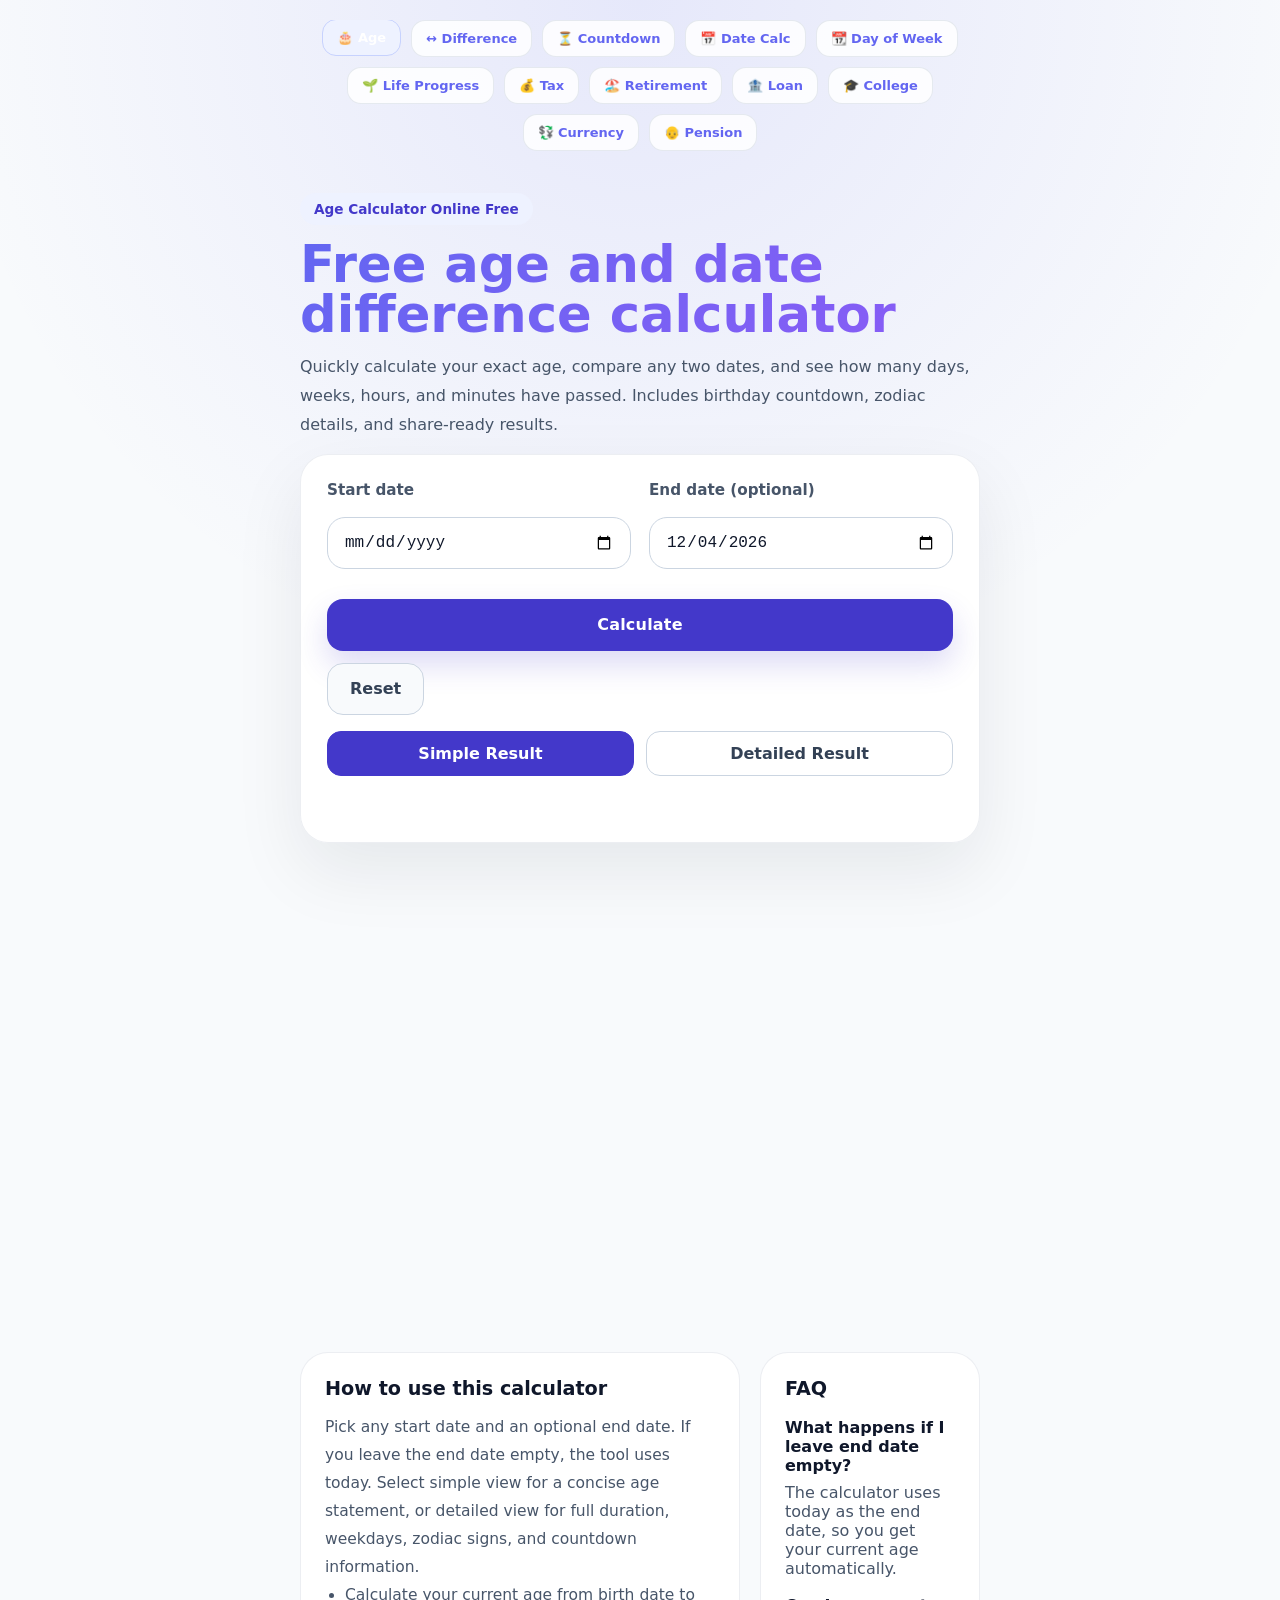
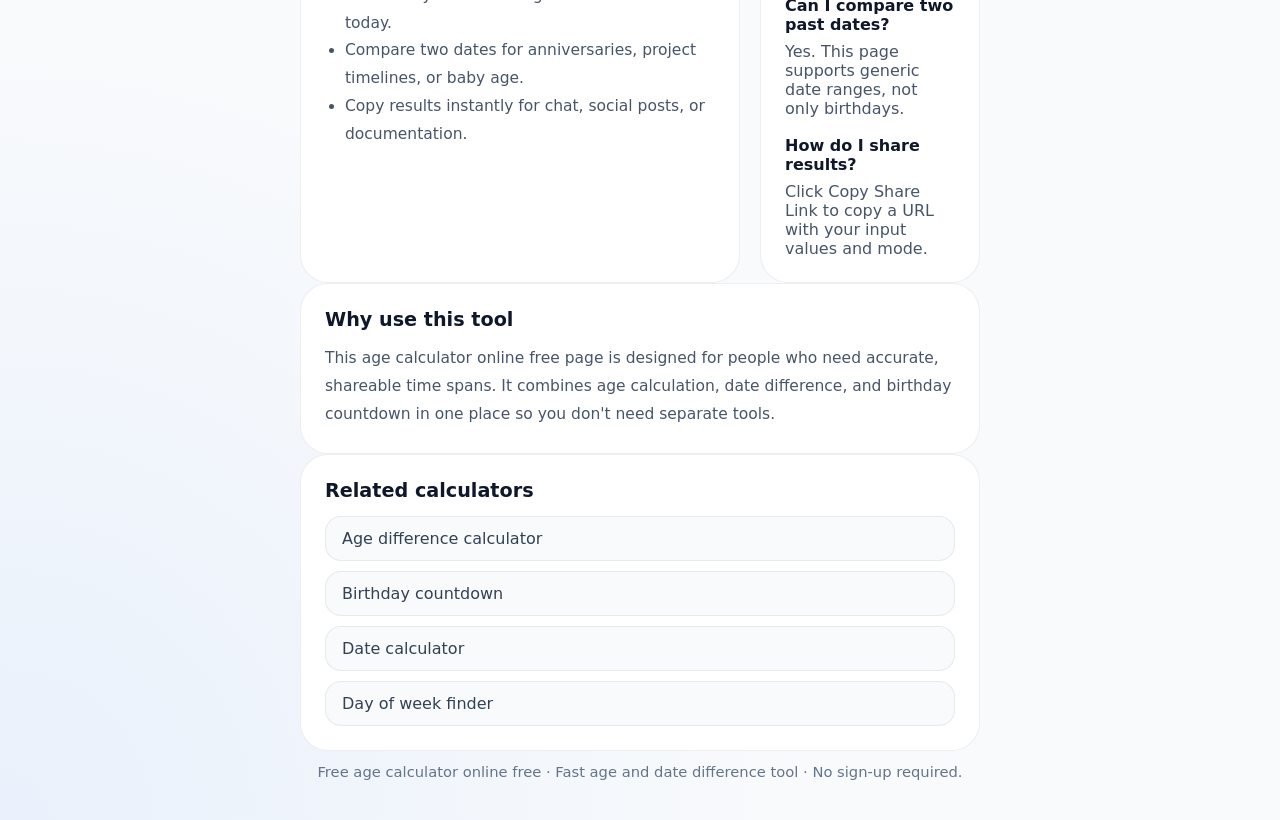
<file: index.html>
<!DOCTYPE html>
<html lang="en">
<head>
  <meta charset="UTF-8">
  <meta name="viewport" content="width=device-width, initial-scale=1.0">
  <title>Age Calculator Online Free – Free Age Calculator</title>
  <meta name="description" content="Age calculator online free: calculate your exact age in years, months, days, hours and minutes. Includes Western zodiac, Chinese zodiac, birthstone, moon phase, next birthday countdown and fun age stats.">
  <meta name="keywords" content="age calculator online free, age calculator, free age calculator, birthday countdown, zodiac calculator, Chinese zodiac">
  <link rel="icon" href="data:image/svg+xml,<svg xmlns=%22http://www.w3.org/2000/svg%22 viewBox=%220 0 100 100%22><text y=%22.9em%22 font-size=%2290%22>🎂</text></svg>">
  <link rel="stylesheet" href="styles.css">
  <style>
    :root {
      color-scheme: light;
      font-family: Inter, ui-sans-serif, system-ui, -apple-system, BlinkMacSystemFont, 'Segoe UI', sans-serif;
      color: #0f172a;
      background: #f8fafc;
    }

    * { box-sizing: border-box; }
    html { scroll-behavior: smooth; }
    body {
      margin: 0;
      min-height: 100vh;
      background: radial-gradient(circle at top, rgba(99,102,241,.12), transparent 28%),
                  radial-gradient(circle at left bottom, rgba(59,130,246,.08), transparent 28%),
                  #f8fafc;
    }

    a { color: inherit; text-decoration: none; }
    button { font: inherit; }

    .page {
      width: min(1120px, calc(100% - 32px));
      margin: 0 auto;
      padding: 20px 0 40px;
    }

    .nav {
      display: flex;
      flex-wrap: wrap;
      gap: 10px;
      margin-bottom: 24px;
      padding: 0 4px;
      color: #334155;
      font-size: 0.95rem;
      overflow-x: auto;
    }
    .nav a {
      display: inline-flex;
      align-items: center;
      gap: 6px;
      padding: 10px 14px;
      border-radius: 14px;
      background: rgba(255,255,255,.85);
      border: 1px solid rgba(148,163,184,.22);
      white-space: nowrap;
      transition: transform .2s ease, background .2s ease, border-color .2s ease;
    }
    .nav a:hover,
    .nav a.active {
      background: #eef2ff;
      border-color: #c7d2fe;
      transform: translateY(-1px);
    }

    .hero {
      display: grid;
      gap: 14px;
      padding: 18px 0 14px;
    }
    .hero .eyebrow {
      display: inline-flex;
      align-items: center;
      gap: 8px;
      background: #eef2ff;
      color: #4338ca;
      border-radius: 999px;
      padding: 8px 14px;
      font-size: 0.85rem;
      font-weight: 700;
      width: fit-content;
    }
    .hero h1 {
      margin: 0;
      font-size: clamp(2.3rem, 4vw, 3.6rem);
      line-height: 0.98;
    }
    .hero p {
      margin: 0;
      max-width: 720px;
      color: #475569;
      font-size: 1rem;
      line-height: 1.8;
    }

    .card {
      background: rgba(255,255,255,.97);
      border: 1px solid rgba(148,163,184,.18);
      border-radius: 28px;
      box-shadow: 0 28px 70px rgba(15,23,42,.08);
      padding: 26px;
      margin-bottom: 22px;
    }

    .form-grid {
      display: grid;
      grid-template-columns: repeat(2, minmax(0, 1fr));
      gap: 18px;
    }

    .field {
      display: grid;
      gap: 10px;
    }
    .field label {
      font-size: 0.95rem;
      color: #475569;
      font-weight: 600;
    }
    .field input[type="date"] {
      appearance: none;
      width: 100%;
      min-height: 52px;
      border-radius: 18px;
      border: 1px solid #cbd5e1;
      padding: 0 16px;
      font-size: 1rem;
      color: #0f172a;
      background: #fff;
      transition: border-color .2s ease, box-shadow .2s ease;
    }
    .field input[type="date"]:focus {
      outline: none;
      border-color: #6366f1;
      box-shadow: 0 0 0 5px rgba(99,102,241,.12);
    }

    .controls {
      display: flex;
      flex-wrap: wrap;
      gap: 12px;
      align-items: center;
      margin-top: 10px;
    }
    .btn,
    .secondary-btn {
      display: inline-flex;
      align-items: center;
      justify-content: center;
      min-height: 52px;
      border: none;
      border-radius: 16px;
      padding: 0 22px;
      cursor: pointer;
      transition: transform .2s ease, box-shadow .2s ease, background .2s ease;
    }
    .btn {
      background: #4338ca;
      color: #fff;
      font-weight: 700;
      box-shadow: 0 14px 30px rgba(67,56,202,.18);
    }
    .btn:hover,
    .secondary-btn:hover {
      transform: translateY(-1px);
    }
    .secondary-btn {
      background: #f8fafc;
      color: #334155;
      border: 1px solid #cbd5e1;
      font-weight: 600;
    }

    .mode-switch {
      display: flex;
      gap: 12px;
      flex-wrap: wrap;
      margin-top: 16px;
    }
    .mode-switch button {
      flex: 1;
      min-width: 140px;
      background: #fff;
      border: 1px solid #cbd5e1;
      color: #334155;
      border-radius: 14px;
      padding: 12px 16px;
      font-weight: 700;
    }
    .mode-switch button.active {
      background: #4338ca;
      border-color: #4338ca;
      color: #fff;
    }

    .message {
      margin-top: 16px;
      min-height: 24px;
      font-size: 0.95rem;
      line-height: 1.5;
    }
    .message.error { color: #b91c1c; }
    .message.success { color: #166534; }

    .result-card {
      opacity: 0;
      transform: translateY(18px);
      transition: opacity .35s ease, transform .35s ease;
    }
    .result-card.visible {
      opacity: 1;
      transform: translateY(0);
    }

    .result-header {
      display: grid;
      gap: 10px;
      margin-bottom: 18px;
    }
    .result-tag {
      max-width: fit-content;
      padding: 6px 12px;
      border-radius: 999px;
      background: #eef2ff;
      color: #4338ca;
      font-size: 0.8rem;
      font-weight: 700;
      text-transform: uppercase;
      letter-spacing: .08em;
    }
    .result-main {
      margin: 0;
      font-size: clamp(2rem, 3vw, 3rem);
      line-height: 1.05;
    }
    .result-sub {
      margin: 0;
      color: #475569;
      font-size: 1rem;
      line-height: 1.75;
    }

    .stats-grid {
      display: grid;
      grid-template-columns: repeat(4, minmax(0, 1fr));
      gap: 14px;
      margin-top: 14px;
    }
    .stat-card {
      background: #f8fafc;
      border-radius: 20px;
      padding: 18px;
      border: 1px solid rgba(148,163,184,.18);
      display: grid;
      gap: 8px;
      text-align: center;
    }
    .stat-number {
      font-size: 1.6rem;
      font-weight: 800;
      color: #0f172a;
    }
    .stat-label {
      font-size: 0.95rem;
      color: #475569;
      font-weight: 600;
    }

    .detail-grid {
      display: grid;
      grid-template-columns: repeat(3, minmax(0, 1fr));
      gap: 14px;
      margin-top: 24px;
    }
    .detail-item {
      background: #fff;
      border: 1px solid rgba(148,163,184,.16);
      border-radius: 18px;
      padding: 18px;
      min-height: 96px;
      display: grid;
      gap: 10px;
    }
    .detail-item strong {
      font-size: 0.92rem;
      color: #475569;
      font-weight: 700;
    }
    .detail-item span {
      color: #0f172a;
      font-size: 1rem;
      line-height: 1.5;
    }

    .action-row {
      display: flex;
      flex-wrap: wrap;
      gap: 12px;
      margin-top: 24px;
    }

    .info-grid {
      display: grid;
      grid-template-columns: 2fr 1fr;
      gap: 20px;
    }
    .section-block {
      background: #fff;
      border: 1px solid rgba(148,163,184,.18);
      border-radius: 28px;
      padding: 24px;
    }
    .section-block h3 {
      margin-top: 0;
      margin-bottom: 14px;
      font-size: 1.2rem;
      color: #0f172a;
    }
    .section-block p,
    .section-block li {
      color: #475569;
      font-size: 0.97rem;
      line-height: 1.8;
    }
    .section-block ul { padding-left: 20px; margin: 0; }
    .faq dt {
      margin-top: 18px;
      font-weight: 700;
      color: #0f172a;
    }
    .faq dd {
      margin: 8px 0 0;
      color: #475569;
    }

    .related-links {
      display: grid;
      gap: 10px;
      margin-top: 14px;
    }
    .related-links a {
      display: block;
      padding: 12px 16px;
      border-radius: 16px;
      border: 1px solid rgba(148,163,184,.18);
      background: #f8fafc;
      color: #334155;
    }

    footer {
      text-align: center;
      font-size: 0.92rem;
      color: #64748b;
      padding-top: 12px;
    }

    @media (max-width: 880px) {
      .form-grid,
      .stats-grid,
      .detail-grid,
      .info-grid {
        grid-template-columns: 1fr;
      }
      .nav { gap: 8px; }
      .action-row { justify-content: stretch; }
    }

    @media (max-width: 580px) {
      .page { padding: 14px 0 34px; }
      .card { padding: 20px; }
      .nav a { padding: 10px 12px; font-size: 0.88rem; }
      .field label { font-size: 0.92rem; }
      .btn, .secondary-btn { width: 100%; }
      .mode-switch button { min-width: unset; }
    }
  </style>
</head>
<body>
  <div class="page">
    <nav class="nav">
      <a href="index.html" class="active">🎂 Age</a>
      <a href="age-difference.html">↔ Difference</a>
      <a href="birthday-countdown.html">⏳ Countdown</a>
      <a href="date-calculator.html">📅 Date Calc</a>
      <a href="day-of-week.html">📆 Day of Week</a>
      <a href="life-progress.html">🌱 Life Progress</a>
      <a href="tax-calculator.html">💰 Tax</a>
      <a href="retirement-calculator.html">🏖️ Retirement</a>
      <a href="loan-calculator.html">🏦 Loan</a>
      <a href="college-cost-calculator.html">🎓 College</a>
      <a href="currency-converter.html">💱 Currency</a>
      <a href="pension-calculator.html">👴 Pension</a>
    </nav>

    <section class="hero">
      <div class="eyebrow">Age Calculator Online Free</div>
      <h1>Free age and date difference calculator</h1>
      <p>Quickly calculate your exact age, compare any two dates, and see how many days, weeks, hours, and minutes have passed. Includes birthday countdown, zodiac details, and share-ready results.</p>
    </section>

    <section class="card">
      <div class="form-grid">
        <div class="field">
          <label for="start-date">Start date</label>
          <input type="date" id="start-date" aria-label="Start date">
        </div>
        <div class="field">
          <label for="end-date">End date (optional)</label>
          <input type="date" id="end-date" aria-label="End date">
        </div>
      </div>

      <div class="controls">
        <button class="btn" id="calculate-btn" type="button">Calculate</button>
        <button class="secondary-btn" id="reset-btn" type="button">Reset</button>
      </div>

      <div class="mode-switch">
        <button type="button" data-mode="simple" class="active">Simple Result</button>
        <button type="button" data-mode="detailed">Detailed Result</button>
      </div>

      <div id="message" class="message"></div>
    </section>

    <section class="card result-card" id="result-card" aria-live="polite">
      <div class="result-header">
        <span class="result-tag" id="result-tag">Age Calculation</span>
        <h2 class="result-main" id="result-main">Your result will appear here</h2>
        <p class="result-sub" id="result-sub">Enter a start date and press Calculate to see your age or date difference.</p>
      </div>

      <div class="stats-grid">
        <div class="stat-card"><div class="stat-number" id="result-years">0</div><div class="stat-label">Years</div></div>
        <div class="stat-card"><div class="stat-number" id="result-months">0</div><div class="stat-label">Months</div></div>
        <div class="stat-card"><div class="stat-number" id="result-days">0</div><div class="stat-label">Days</div></div>
        <div class="stat-card"><div class="stat-number" id="result-total-days">0</div><div class="stat-label">Total days</div></div>
      </div>

      <div class="detail-grid" id="result-details"></div>

      <div class="action-row">
        <button class="btn" id="copy-btn" type="button">Copy Result</button>
        <button class="secondary-btn" id="share-btn" type="button">Copy Share Link</button>
      </div>
    </section>

    <section class="info-grid">
      <article class="section-block">
        <h3>How to use this calculator</h3>
        <p>Pick any start date and an optional end date. If you leave the end date empty, the tool uses today. Select simple view for a concise age statement, or detailed view for full duration, weekdays, zodiac signs, and countdown information.</p>
        <ul>
          <li>Calculate your current age from birth date to today.</li>
          <li>Compare two dates for anniversaries, project timelines, or baby age.</li>
          <li>Copy results instantly for chat, social posts, or documentation.</li>
        </ul>
      </article>
      <article class="section-block faq">
        <h3>FAQ</h3>
        <dl>
          <dt>What happens if I leave end date empty?</dt>
          <dd>The calculator uses today as the end date, so you get your current age automatically.</dd>
          <dt>Can I compare two past dates?</dt>
          <dd>Yes. This page supports generic date ranges, not only birthdays.</dd>
          <dt>How do I share results?</dt>
          <dd>Click Copy Share Link to copy a URL with your input values and mode.</dd>
        </dl>
      </article>
    </section>

    <section class="section-block">
      <h3>Why use this tool</h3>
      <p>This age calculator online free page is designed for people who need accurate, shareable time spans. It combines age calculation, date difference, and birthday countdown in one place so you don't need separate tools.</p>
    </section>

    <section class="section-block">
      <h3>Related calculators</h3>
      <div class="related-links">
        <a href="age-difference.html">Age difference calculator</a>
        <a href="birthday-countdown.html">Birthday countdown</a>
        <a href="date-calculator.html">Date calculator</a>
        <a href="day-of-week.html">Day of week finder</a>
      </div>
    </section>

    <footer>
      <p>Free age calculator online free · Fast age and date difference tool · No sign-up required.</p>
    </footer>
  </div>

  <script>
    const W_ZODIAC = [
      ['Capricorn','♑'],['Aquarius','♒'],['Pisces','♓'],['Aries','♈'],
      ['Taurus','♉'],['Gemini','♊'],['Cancer','♋'],['Leo','♌'],
      ['Virgo','♍'],['Libra','♎'],['Scorpio','♏'],['Sagittarius','♐']
    ];
    const ZODIAC_CUTS = [20,19,20,20,21,21,23,23,23,23,22,22];

    const C_ZODIAC = [
      ['Rat','🐀'],['Ox','🐂'],['Tiger','🐯'],['Rabbit','🐰'],['Dragon','🐉'],['Snake','🐍'],
      ['Horse','🐴'],['Goat','🐑'],['Monkey','🐒'],['Rooster','🐓'],['Dog','🐕'],['Pig','🐷']
    ];

    const MOON_PHASES = ['🌑 New Moon','🌒 Waxing Crescent','🌓 First Quarter','🌔 Waxing Gibbous',
                         '🌕 Full Moon','🌖 Waning Gibbous','🌗 Last Quarter','🌘 Waning Crescent'];

    function fmt(value) {
      return Number(value).toLocaleString();
    }

    function westernZodiac(month, day) {
      const index = month - 1;
      return day < ZODIAC_CUTS[index] ? W_ZODIAC[index === 0 ? 11 : index - 1] : W_ZODIAC[index];
    }

    function chineseZodiac(year) {
      return C_ZODIAC[((year - 1900) % 12 + 12) % 12];
    }

    function daysInMonth(year, month) {
      return new Date(year, month + 1, 0).getDate();
    }

    function formatDate(date) {
      return new Intl.DateTimeFormat('en-US', { weekday:'long', month:'short', day:'numeric', year:'numeric' }).format(date);
    }

    function formatShort(date) {
      return new Intl.DateTimeFormat('en-US', { month:'short', day:'numeric', year:'numeric' }).format(date);
    }

    function toIso(date) {
      return date.toISOString().split('T')[0];
    }

    function computeSpan(start, end) {
      let years = end.getFullYear() - start.getFullYear();
      let months = end.getMonth() - start.getMonth();
      let days = end.getDate() - start.getDate();
      if (days < 0) {
        months -= 1;
        days += daysInMonth(end.getFullYear(), end.getMonth() - 1);
      }
      if (months < 0) {
        years -= 1;
        months += 12;
      }
      return { years, months, days };
    }

    function computeNextBirthday(start, base) {
      const next = new Date(base.getFullYear(), start.getMonth(), start.getDate());
      if (next <= base) next.setFullYear(base.getFullYear() + 1);
      return next;
    }

    function showMessage(text, type = 'error') {
      const message = document.getElementById('message');
      message.textContent = text;
      message.className = `message ${type}`;
    }

    function clearMessage() {
      const message = document.getElementById('message');
      message.textContent = '';
      message.className = 'message';
    }

    let currentMode = 'detailed';

    function setMode(mode) {
      currentMode = mode === 'simple' ? 'simple' : 'detailed';
      document.querySelectorAll('[data-mode]').forEach(button => {
        button.classList.toggle('active', button.dataset.mode === currentMode);
      });
      if (document.getElementById('start-date').value) calculate();
    }

    function updateUrlParams() {
      const url = new URL(window.location.href);
      url.searchParams.set('start', document.getElementById('start-date').value || '');
      url.searchParams.set('end', document.getElementById('end-date').value || '');
      url.searchParams.set('mode', currentMode);
      window.history.replaceState(null, '', url.toString());
    }

    function calculate() {
      clearMessage();
      const startValue = document.getElementById('start-date').value;
      const endValue = document.getElementById('end-date').value;
      const today = new Date(toIso(new Date()) + 'T00:00:00');
      const selectedEnd = endValue || toIso(new Date());

      if (!startValue) {
        showMessage('Please select a valid start date.');
        return;
      }

      const startDate = new Date(startValue + 'T00:00:00');
      const endDate = new Date(selectedEnd + 'T00:00:00');

      if (isNaN(startDate) || isNaN(endDate)) {
        showMessage('Please select valid dates.');
        return;
      }
      if (startDate > endDate) {
        showMessage('End date must be later than start date.');
        return;
      }
      if (startDate > today && !endValue) {
        showMessage('Birth date cannot be in the future.');
        return;
      }

      const span = computeSpan(startDate, endDate);
      const ms = endDate - startDate;
      const totalDays = Math.floor(ms / 86400000);
      const totalWeeks = Math.floor(totalDays / 7);
      const totalHours = Math.floor(ms / 3600000);
      const totalMinutes = Math.floor(ms / 60000);
      const totalMonths = span.years * 12 + span.months;

      const [westernName, westernEmoji] = westernZodiac(startDate.getMonth() + 1, startDate.getDate());
      const [chineseName, chineseEmoji] = chineseZodiac(startDate.getFullYear());
      const nextBirthday = computeNextBirthday(startDate, endDate);
      const daysUntilNext = Math.max(0, Math.ceil((nextBirthday - endDate) / 86400000));
      const nextBirthdayText = `${formatShort(nextBirthday)} · ${daysUntilNext} day${daysUntilNext === 1 ? '' : 's'}`;

      const isTodayEnd = endDate.getTime() === today.getTime();
      const resultType = isTodayEnd ? 'Age Calculation' : 'Date Difference';
      const mainText = currentMode === 'simple'
        ? span.years > 0
          ? `${span.years} year${span.years === 1 ? '' : 's'} old`
          : span.months > 0
            ? `${span.months} month${span.months === 1 ? '' : 's'} old`
            : `${span.days} day${span.days === 1 ? '' : 's'} old`
        : `${span.years} years, ${span.months} months, ${span.days} days`;

      document.getElementById('result-tag').textContent = resultType;
      document.getElementById('result-main').textContent = mainText;
      document.getElementById('result-sub').textContent = `${formatDate(startDate)} → ${formatDate(endDate)}`;
      document.getElementById('result-years').textContent = span.years;
      document.getElementById('result-months').textContent = span.months;
      document.getElementById('result-days').textContent = span.days;
      document.getElementById('result-total-days').textContent = fmt(totalDays);

      const details = [
        { label: 'Start date', value: formatDate(startDate) },
        { label: 'End date', value: formatDate(endDate) },
        { label: 'Start day', value: new Intl.DateTimeFormat('en-US', { weekday:'long' }).format(startDate) },
        { label: 'End day', value: new Intl.DateTimeFormat('en-US', { weekday:'long' }).format(endDate) },
        { label: 'Total months', value: fmt(totalMonths) },
        { label: 'Total weeks', value: fmt(totalWeeks) },
        { label: 'Total hours', value: fmt(totalHours) },
        { label: 'Total minutes', value: fmt(totalMinutes) },
        { label: 'Western zodiac', value: `${westernName} ${westernEmoji}` },
        { label: 'Chinese zodiac', value: `${chineseName} ${chineseEmoji}` },
        { label: 'Next birthday', value: nextBirthdayText }
      ];

      document.getElementById('result-details').innerHTML = details.map(item =>
        `<div class="detail-item"><strong>${item.label}</strong><span>${item.value}</span></div>`
      ).join('');

      document.getElementById('result-card').classList.add('visible');
      updateUrlParams();
    }

    function copyResult() {
      const main = document.getElementById('result-main').textContent;
      const sub = document.getElementById('result-sub').textContent;
      const details = Array.from(document.querySelectorAll('.detail-item')).map(item => {
        const label = item.querySelector('strong').textContent;
        const value = item.querySelector('span').textContent;
        return `${label}: ${value}`;
      }).join('\n');
      const text = `Age calculator online free result:\n${main}\n${sub}\n\n${details}`;
      navigator.clipboard.writeText(text).then(() => showMessage('Result copied to clipboard.', 'success'))
        .catch(() => showMessage('Unable to copy result. Please try again.'));
    }

    function copyShareLink() {
      const url = new URL(window.location.href);
      url.searchParams.set('start', document.getElementById('start-date').value || '');
      url.searchParams.set('end', document.getElementById('end-date').value || '');
      url.searchParams.set('mode', currentMode);
      navigator.clipboard.writeText(url.toString()).then(() => {
        showMessage('Share link copied to clipboard.', 'success');
        updateUrlParams();
      }).catch(() => showMessage('Unable to copy share link.'));
    }

    function resetForm() {
      document.getElementById('start-date').value = '';
      document.getElementById('end-date').value = toIso(new Date());
      document.getElementById('result-card').classList.remove('visible');
      clearMessage();
      setMode('detailed');
      history.replaceState(null, '', window.location.pathname);
    }

    function restoreFromUrl() {
      const params = new URLSearchParams(window.location.search);
      const start = params.get('start');
      const end = params.get('end');
      const mode = params.get('mode');
      if (start) document.getElementById('start-date').value = start;
      if (end) document.getElementById('end-date').value = end;
      if (mode) setMode(mode);
      if (start) calculate();
    }

    document.addEventListener('DOMContentLoaded', () => {
      document.getElementById('start-date').max = toIso(new Date());
      document.getElementById('end-date').max = toIso(new Date());
      document.getElementById('end-date').value = toIso(new Date());
      document.querySelectorAll('[data-mode]').forEach(button => button.addEventListener('click', () => setMode(button.dataset.mode)));
      document.getElementById('calculate-btn').addEventListener('click', calculate);
      document.getElementById('copy-btn').addEventListener('click', copyResult);
      document.getElementById('share-btn').addEventListener('click', copyShareLink);
      document.getElementById('reset-btn').addEventListener('click', resetForm);
      ['start-date', 'end-date'].forEach(id => {
        document.getElementById(id).addEventListener('keydown', event => {
          if (event.key === 'Enter') calculate();
        });
      });
      restoreFromUrl();
    });
  </script>
</body>
</html>
</file>
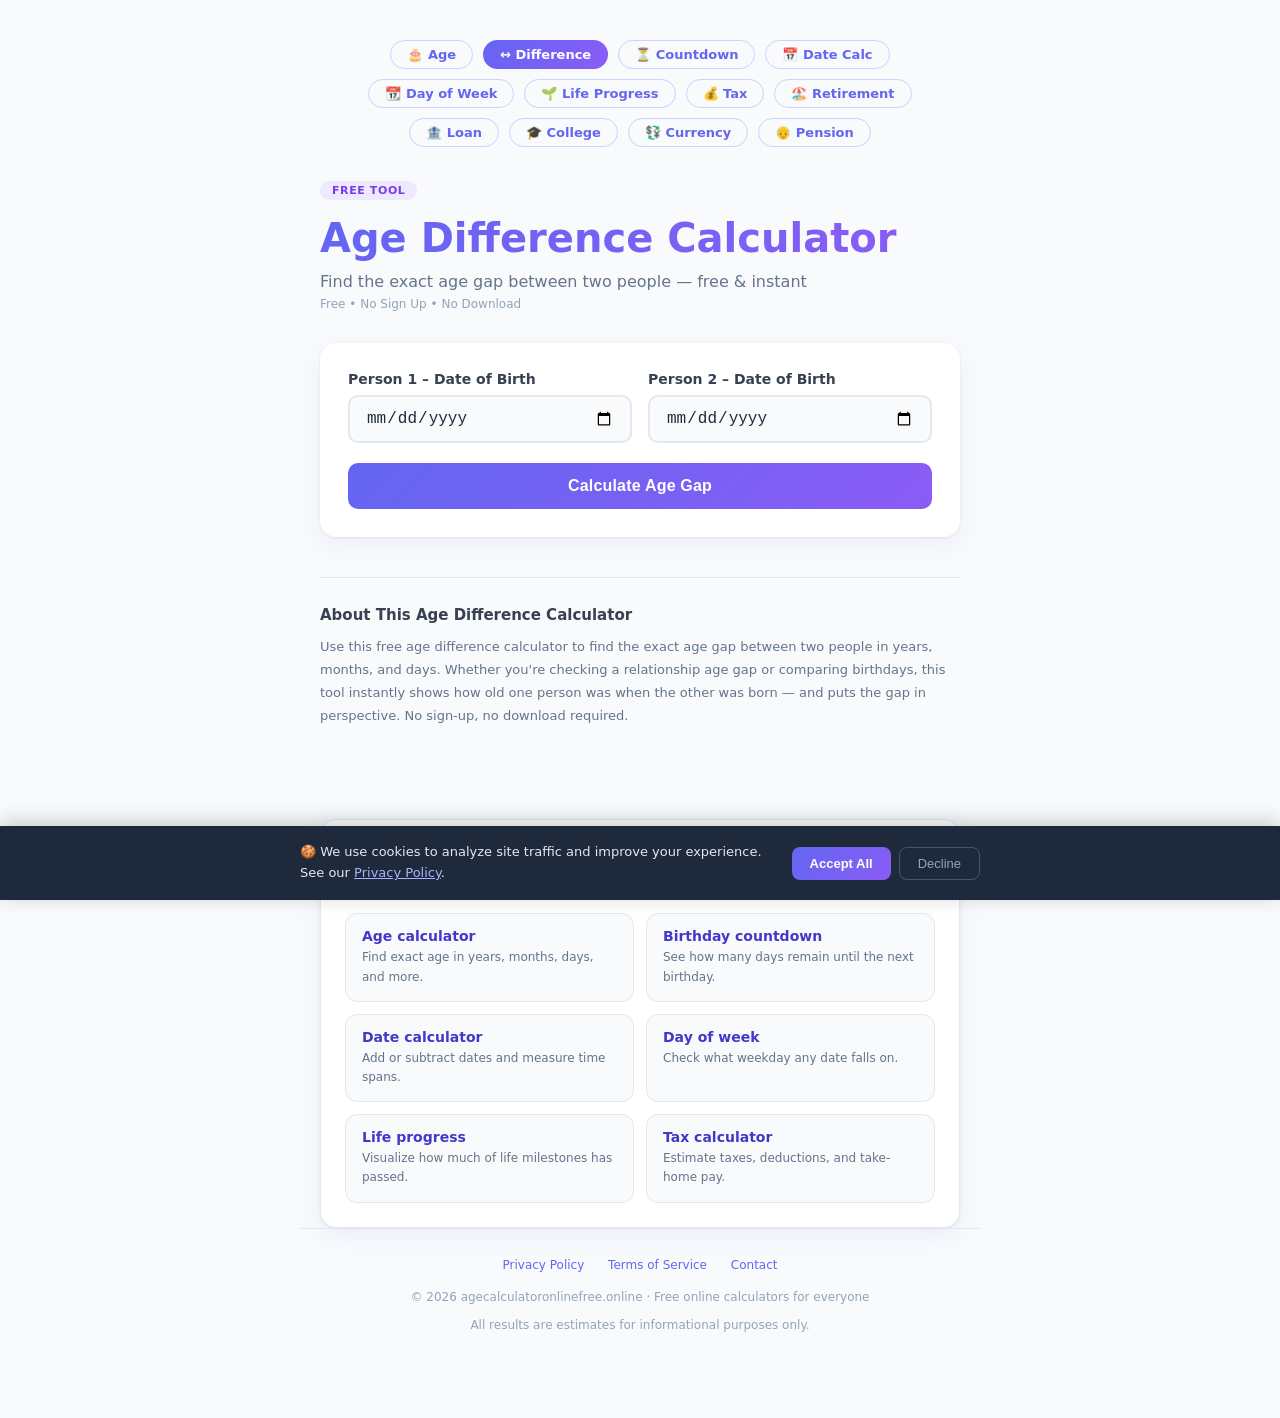
<file: age-difference.html>
<!DOCTYPE html>
<html lang="en">
<head>
  <meta charset="UTF-8">
  <meta name="viewport" content="width=device-width, initial-scale=1.0">
  <title>Age Difference Calculator – How Big Is the Age Gap?</title>
  <meta name="description" content="Free age difference calculator. Find the exact age gap between two people in years, months and days. See how old one person was when the other was born. Instant, no sign-up.">
  <link rel="icon" href="data:image/svg+xml,<svg xmlns=%22http://www.w3.org/2000/svg%22 viewBox=%220 0 100 100%22><text y=%22.9em%22 font-size=%2290%22>🎂</text></svg>">
  <link rel="stylesheet" href="styles.css">
</head>
<body>
<div class="page">

  <nav class="nav">
    <a href="index.html">🎂 Age</a>
    <a href="age-difference.html" class="active">↔ Difference</a>
    <a href="birthday-countdown.html">⏳ Countdown</a>
    <a href="date-calculator.html">📅 Date Calc</a>
    <a href="day-of-week.html">📆 Day of Week</a>
    <a href="life-progress.html">🌱 Life Progress</a>
    <a href="tax-calculator.html">💰 Tax</a>
    <a href="retirement-calculator.html">🏖️ Retirement</a>
    <a href="loan-calculator.html">🏦 Loan</a>
    <a href="college-cost-calculator.html">🎓 College</a>
    <a href="currency-converter.html">💱 Currency</a>
    <a href="pension-calculator.html">👴 Pension</a>
  </nav>

  <div class="badge">Free Tool</div>
  <h1>Age Difference Calculator</h1>
  <p class="subtitle">Find the exact age gap between two people — free &amp; instant</p>
  <p class="trust">Free • No Sign Up • No Download</p>

  <div class="card">
    <div class="two-col">
      <div class="field">
        <label for="p1">Person 1 – Date of Birth</label>
        <input type="date" lang="en" id="p1">
      </div>
      <div class="field">
        <label for="p2">Person 2 – Date of Birth</label>
        <input type="date" lang="en" id="p2">
      </div>
    </div>
    <button class="btn" onclick="calculate()">Calculate Age Gap</button>
  </div>

  <div class="card result" id="result">
    <div class="diff-main" id="diff-main"></div>
    <div class="diff-notes" id="diff-notes"></div>
    <div class="pct-bar-wrap" id="pct-wrap" style="margin-bottom:16px;display:none">
      <div style="font-size:12px;color:#64748b;margin-bottom:6px" id="pct-label"></div>
      <div style="background:#e2e8f0;border-radius:99px;height:10px;overflow:hidden">
        <div id="pct-bar" style="height:100%;background:linear-gradient(90deg,#6366f1,#8b5cf6);border-radius:99px;transition:width .6s ease"></div>
      </div>
    </div>
    <div class="verdict" id="verdict"></div>
    <button class="btn-share" id="btn-share" onclick="shareResult()">📤 Share Result</button>
  </div>

  <div class="seo">
    <h2>About This Age Difference Calculator</h2>
    <p>Use this free age difference calculator to find the exact age gap between two people in years, months, and days. Whether you're checking a relationship age gap or comparing birthdays, this tool instantly shows how old one person was when the other was born — and puts the gap in perspective. No sign-up, no download required.</p>
  </div>

</div>
<script>
  const today = new Date().toISOString().split('T')[0];
  document.getElementById('p1').max = today;
  document.getElementById('p2').max = today;

  // Auto-fill from share link params and calculate
  (function () {
    const p = new URLSearchParams(location.search);
    const v1 = p.get('p1'), v2 = p.get('p2');
    if (v1 && v2) {
      document.getElementById('p1').value = v1;
      document.getElementById('p2').value = v2;
      calculate();
    }
  })();

  function diff(older, newer) {
    let y = newer.getFullYear() - older.getFullYear();
    let mo = newer.getMonth() - older.getMonth();
    let d = newer.getDate() - older.getDate();
    if (d < 0) { mo--; d += new Date(newer.getFullYear(), newer.getMonth(), 0).getDate(); }
    if (mo < 0) { y--; mo += 12; }
    return { y, mo, d };
  }

  function plural(n, w) { return `${n} ${w}${n !== 1 ? 's' : ''}`; }

  function verdictText(years) {
    if (years <= 2)  return '🎉 Almost the same age!';
    if (years <= 7)  return `✅ A ${years}-year age gap is very common`;
    if (years <= 15) return '👍 Noticeable but perfectly normal';
    return '📊 Significant age gap';
  }

  let _shareText = '';

  function calculate() {
    const v1 = document.getElementById('p1').value;
    const v2 = document.getElementById('p2').value;
    if (!v1 || !v2) { alert('Please enter both dates of birth.'); return; }

    const d1 = new Date(v1 + 'T00:00:00');
    const d2 = new Date(v2 + 'T00:00:00');
    const now = new Date();
    if (d1 > now || d2 > now) { alert('Dates cannot be in the future.'); return; }

    const older = d1 <= d2 ? d1 : d2;
    const newer = d1 <= d2 ? d2 : d1;
    const olderLabel = d1 <= d2 ? 'Person 1' : 'Person 2';
    const newerLabel = d1 <= d2 ? 'Person 2' : 'Person 1';

    const gap = diff(older, newer);
    const diffStr = `${plural(gap.y,'year')}, ${plural(gap.mo,'month')}, ${plural(gap.d,'day')}`;

    // % of Person 1's life
    const p1Days  = Math.floor((now - d1) / 86400000);
    const gapDays = Math.floor((newer - older) / 86400000);
    const pct = p1Days > 0 ? Math.round(gapDays / p1Days * 100) : 0;

    document.getElementById('diff-main').textContent = `Age difference: ${diffStr}`;

    document.getElementById('diff-notes').innerHTML =
      `When ${newerLabel} was born, ${olderLabel} was already <strong>${plural(gap.y,'year')} old</strong><br>` +
      `The age gap is <strong>${pct}%</strong> of Person 1's current age`;

    document.getElementById('verdict').textContent = verdictText(gap.y);

    // Progress bar: gap as % of Person 1's life (capped at 100)
    const barPct = Math.min(pct, 100);
    document.getElementById('pct-label').textContent = `Age gap = ${pct}% of Person 1's life`;
    document.getElementById('pct-bar').style.width = '0';
    document.getElementById('pct-wrap').style.display = 'block';
    requestAnimationFrame(() => {
      document.getElementById('pct-bar').style.width = barPct + '%';
    });

    // Share link with URL params
    const url = new URL(location.href);
    url.searchParams.set('p1', v1);
    url.searchParams.set('p2', v2);
    _shareText = url.toString();

    const r = document.getElementById('result');
    r.classList.remove('show');
    void r.offsetWidth;
    r.classList.add('show');
  }

  function shareResult() {
    if (!_shareText) return;
    const btn = document.getElementById('btn-share');
    navigator.clipboard.writeText(_shareText).then(() => {
      btn.textContent = '✅ Copied to clipboard!';
      setTimeout(() => { btn.textContent = '📤 Share Result'; }, 2000);
    }).catch(() => {
      // fallback for older browsers
      const ta = document.createElement('textarea');
      ta.value = _shareText;
      document.body.appendChild(ta);
      ta.select();
      document.execCommand('copy');
      document.body.removeChild(ta);
      btn.textContent = '✅ Copied!';
      setTimeout(() => { btn.textContent = '📤 Share Result'; }, 2000);
    });
  }
</script>

<!-- Cookie Consent Banner -->
<div id="cookie-banner" style="display:none;position:fixed;bottom:0;left:0;right:0;z-index:9999;
  background:#1e293b;color:#e2e8f0;padding:16px 20px;
  box-shadow:0 -4px 20px rgba(0,0,0,.2)">
  <div style="max-width:680px;margin:0 auto;display:flex;align-items:center;gap:16px;flex-wrap:wrap">
    <div style="flex:1;min-width:200px;font-size:13px;line-height:1.6">
      🍪 We use cookies to analyze site traffic and improve your experience.
      See our <a href="/privacy-policy.html" style="color:#a5b4fc">Privacy Policy</a>.
    </div>
    <div style="display:flex;gap:8px;flex-shrink:0">
      <button onclick="acceptCookies()" style="padding:8px 18px;background:linear-gradient(135deg,#6366f1,#8b5cf6);
        color:#fff;border:none;border-radius:8px;font-size:13px;font-weight:700;cursor:pointer">
        Accept All
      </button>
      <button onclick="declineCookies()" style="padding:8px 18px;background:transparent;
        color:#94a3b8;border:1px solid #475569;border-radius:8px;font-size:13px;cursor:pointer">
        Decline
      </button>
    </div>
  </div>
</div>
<script>
  (function() {
    var consent = localStorage.getItem('cookie_consent');
    if (!consent) document.getElementById('cookie-banner').style.display = 'block';
  })();
  function acceptCookies() {
    localStorage.setItem('cookie_consent', 'accepted');
    document.getElementById('cookie-banner').style.display = 'none';
  }
  function declineCookies() {
    localStorage.setItem('cookie_consent', 'declined');
    document.getElementById('cookie-banner').style.display = 'none';
  }
</script>

<!-- Footer -->
<footer style="max-width:680px;margin:0 auto;padding:24px 20px 80px;
  border-top:1px solid #e2e8f0;text-align:center;font-size:12px;color:#94a3b8;line-height:2">
  <div style="margin-bottom:8px">
    <a href="/privacy-policy.html" style="color:#6366f1;text-decoration:none;margin:0 10px">Privacy Policy</a>
    <a href="/terms-of-service.html" style="color:#6366f1;text-decoration:none;margin:0 10px">Terms of Service</a>
    <a href="mailto:humianjia@gmail.com" style="color:#6366f1;text-decoration:none;margin:0 10px">Contact</a>
  </div>
  <div>© 2026 agecalculatoronlinefree.online · Free online calculators for everyone</div>
  <div style="margin-top:4px">All results are estimates for informational purposes only.</div>
</footer>
<script src="related-calculators.js"></script>
</body>
</html>
</file>
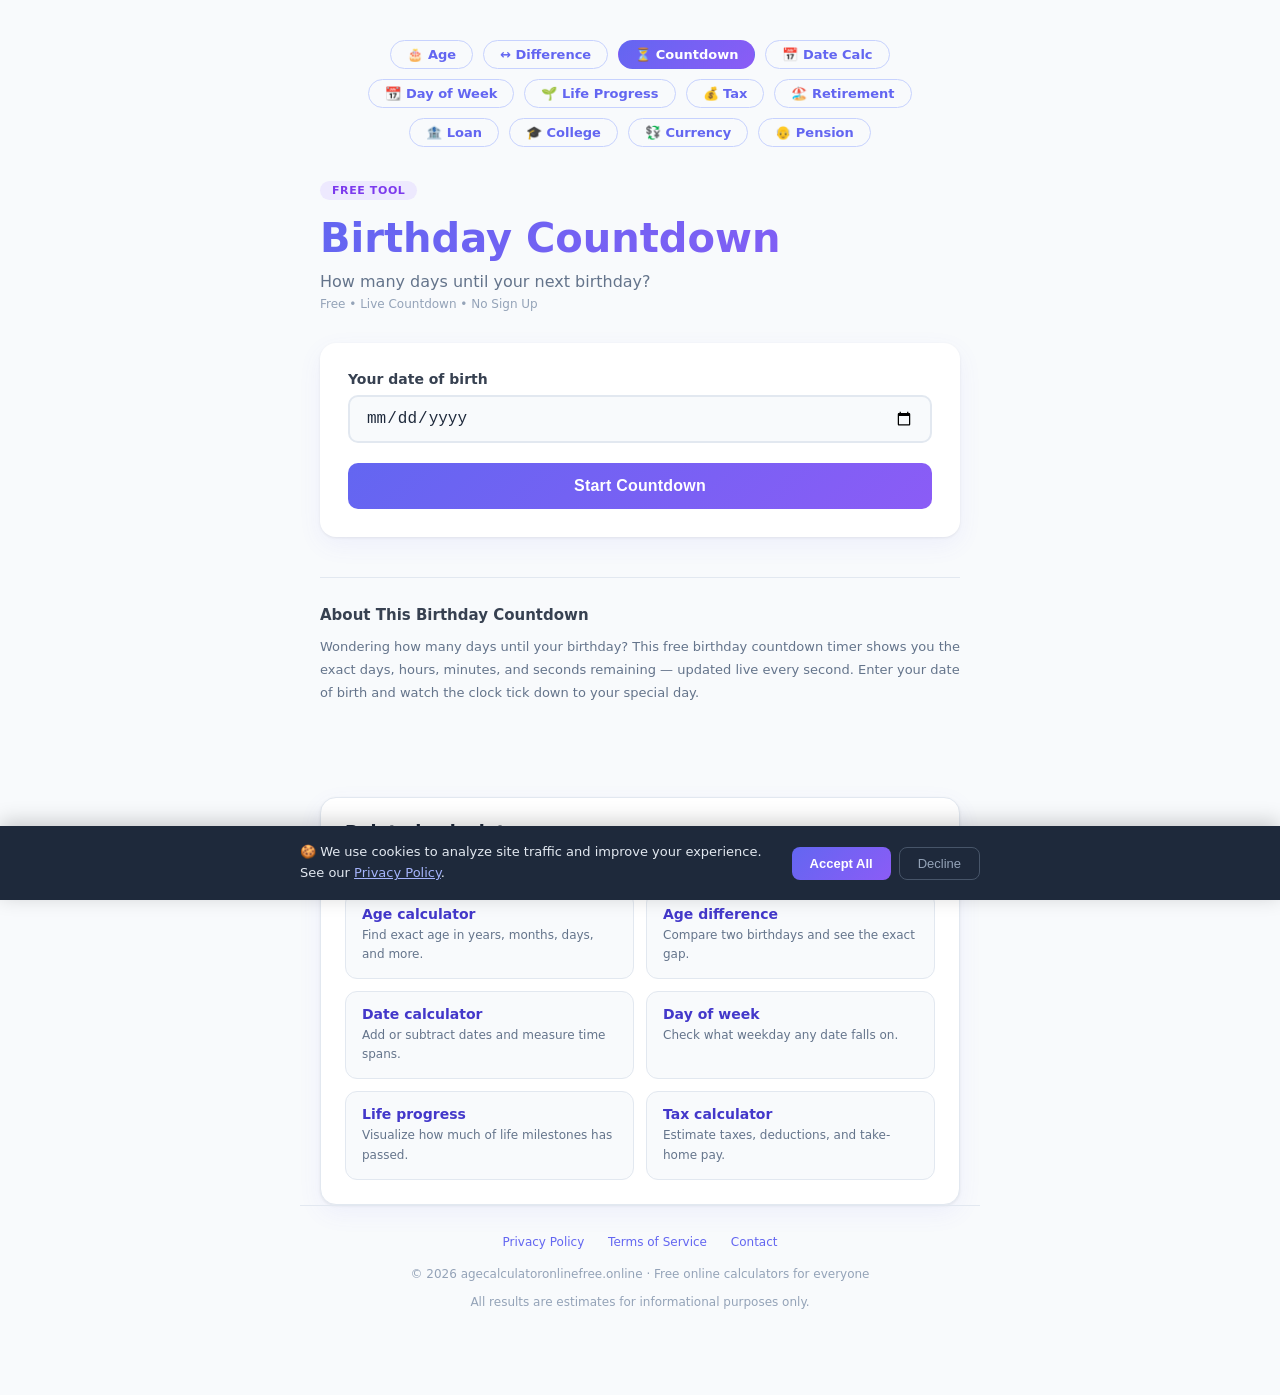
<file: birthday-countdown.html>
<!DOCTYPE html>
<html lang="en">
<head>
  <meta charset="UTF-8">
  <meta name="viewport" content="width=device-width, initial-scale=1.0">
  <title>Birthday Countdown – How Many Days Until My Birthday?</title>
  <meta name="description" content="Free birthday countdown timer. Find out exactly how many days, hours, minutes and seconds until your next birthday. Live countdown clock, no sign-up.">
  <link rel="icon" href="data:image/svg+xml,<svg xmlns=%22http://www.w3.org/2000/svg%22 viewBox=%220 0 100 100%22><text y=%22.9em%22 font-size=%2290%22>🎂</text></svg>">
  <link rel="stylesheet" href="styles.css">
  <style>
    .countdown-grid { display: grid; grid-template-columns: repeat(4, 1fr); gap: 12px; margin-bottom: 20px; }
    @media (max-width: 400px) { .countdown-grid { grid-template-columns: repeat(2, 1fr); } }
    .cd-box { background: linear-gradient(135deg, #6366f1, #8b5cf6); border-radius: 12px; padding: 16px 8px; text-align: center; }
    .cd-num { font-size: clamp(1.6rem, 6vw, 2.4rem); font-weight: 800; color: #fff; line-height: 1; }
    .cd-lbl { font-size: 11px; color: #c4b5fd; margin-top: 4px; text-transform: uppercase; letter-spacing: .5px; }
    .bday-msg { text-align: center; font-size: 1.3rem; font-weight: 700; color: #4f46e5; padding: 20px 0; }
    .fun-facts { font-size: 14px; color: #475569; line-height: 2; }
    .fun-facts strong { color: #4f46e5; }
  </style>
</head>
<body>
<div class="page">
  <nav class="nav">
    <a href="index.html">🎂 Age</a>
    <a href="age-difference.html">↔ Difference</a>
    <a href="birthday-countdown.html" class="active">⏳ Countdown</a>
    <a href="date-calculator.html">📅 Date Calc</a>
    <a href="day-of-week.html">📆 Day of Week</a>
    <a href="life-progress.html">🌱 Life Progress</a>
    <a href="tax-calculator.html">💰 Tax</a>
    <a href="retirement-calculator.html">🏖️ Retirement</a>
    <a href="loan-calculator.html">🏦 Loan</a>
    <a href="college-cost-calculator.html">🎓 College</a>
    <a href="currency-converter.html">💱 Currency</a>
    <a href="pension-calculator.html">👴 Pension</a>
  </nav>

  <div class="badge">Free Tool</div>
  <h1>Birthday Countdown</h1>
  <p class="subtitle">How many days until your next birthday?</p>
  <p class="trust">Free • Live Countdown • No Sign Up</p>

  <div class="card">
    <div class="field">
      <label for="dob">Your date of birth</label>
      <input type="date" lang="en" id="dob">
    </div>
    <button class="btn" onclick="start()">Start Countdown</button>
  </div>

  <div class="card result" id="result">
    <div id="bday-today" class="bday-msg" style="display:none">🎉 Happy Birthday! Today is your special day! 🎂</div>
    <div id="countdown-wrap">
      <div class="result-main" id="main-text"></div>
      <div class="countdown-grid">
        <div class="cd-box"><div class="cd-num" id="cd-d">0</div><div class="cd-lbl">Days</div></div>
        <div class="cd-box"><div class="cd-num" id="cd-h">0</div><div class="cd-lbl">Hours</div></div>
        <div class="cd-box"><div class="cd-num" id="cd-m">0</div><div class="cd-lbl">Minutes</div></div>
        <div class="cd-box"><div class="cd-num" id="cd-s">0</div><div class="cd-lbl">Seconds</div></div>
      </div>
      <div class="fun-facts" id="fun-facts"></div>
    </div>
  </div>

  <div class="seo">
    <h2>About This Birthday Countdown</h2>
    <p>Wondering how many days until your birthday? This free birthday countdown timer shows you the exact days, hours, minutes, and seconds remaining — updated live every second. Enter your date of birth and watch the clock tick down to your special day.</p>
  </div>
</div>
<script>
  document.getElementById('dob').max = new Date().toISOString().split('T')[0];
  let _timer = null;

  function start() {
    const val = document.getElementById('dob').value;
    if (!val) { alert('Please enter your date of birth.'); return; }
    if (_timer) clearInterval(_timer);

    const dob = new Date(val + 'T00:00:00');
    const r = document.getElementById('result');
    r.classList.remove('show'); void r.offsetWidth; r.classList.add('show');

    tick(dob);
    _timer = setInterval(() => tick(dob), 1000);
  }

  function tick(dob) {
    const now = new Date();
    let next = new Date(now.getFullYear(), dob.getMonth(), dob.getDate());
    if (next < now) next.setFullYear(now.getFullYear() + 1);

    const isToday = next.getFullYear() === now.getFullYear() &&
                    next.getMonth() === now.getMonth() &&
                    next.getDate() === now.getDate() &&
                    now.getDate() === dob.getDate() &&
                    now.getMonth() === dob.getMonth();

    if (isToday) {
      document.getElementById('bday-today').style.display = 'block';
      document.getElementById('countdown-wrap').style.display = 'none';
      return;
    }

    document.getElementById('bday-today').style.display = 'none';
    document.getElementById('countdown-wrap').style.display = 'block';

    const ms = next - now;
    const d  = Math.floor(ms / 86400000);
    const h  = Math.floor((ms % 86400000) / 3600000);
    const m  = Math.floor((ms % 3600000) / 60000);
    const s  = Math.floor((ms % 60000) / 1000);

    document.getElementById('cd-d').textContent = d;
    document.getElementById('cd-h').textContent = String(h).padStart(2,'0');
    document.getElementById('cd-m').textContent = String(m).padStart(2,'0');
    document.getElementById('cd-s').textContent = String(s).padStart(2,'0');

    const nextStr = next.toLocaleDateString('en-US', { weekday:'long', month:'long', day:'numeric', year:'numeric' });
    document.getElementById('main-text').textContent = `🎂 Next birthday: ${nextStr}`;

    const age = next.getFullYear() - dob.getFullYear();
    document.getElementById('fun-facts').innerHTML =
      `You'll turn <strong>${age}</strong> years old<br>` +
      `That's <strong>${(d * 24 + h).toLocaleString()}</strong> hours away<br>` +
      `Or about <strong>${Math.round(d / 7)}</strong> weeks from now`;
  }
</script>

<!-- Cookie Consent Banner -->
<div id="cookie-banner" style="display:none;position:fixed;bottom:0;left:0;right:0;z-index:9999;
  background:#1e293b;color:#e2e8f0;padding:16px 20px;
  box-shadow:0 -4px 20px rgba(0,0,0,.2)">
  <div style="max-width:680px;margin:0 auto;display:flex;align-items:center;gap:16px;flex-wrap:wrap">
    <div style="flex:1;min-width:200px;font-size:13px;line-height:1.6">
      🍪 We use cookies to analyze site traffic and improve your experience.
      See our <a href="/privacy-policy.html" style="color:#a5b4fc">Privacy Policy</a>.
    </div>
    <div style="display:flex;gap:8px;flex-shrink:0">
      <button onclick="acceptCookies()" style="padding:8px 18px;background:linear-gradient(135deg,#6366f1,#8b5cf6);
        color:#fff;border:none;border-radius:8px;font-size:13px;font-weight:700;cursor:pointer">
        Accept All
      </button>
      <button onclick="declineCookies()" style="padding:8px 18px;background:transparent;
        color:#94a3b8;border:1px solid #475569;border-radius:8px;font-size:13px;cursor:pointer">
        Decline
      </button>
    </div>
  </div>
</div>
<script>
  (function() {
    var consent = localStorage.getItem('cookie_consent');
    if (!consent) document.getElementById('cookie-banner').style.display = 'block';
  })();
  function acceptCookies() {
    localStorage.setItem('cookie_consent', 'accepted');
    document.getElementById('cookie-banner').style.display = 'none';
  }
  function declineCookies() {
    localStorage.setItem('cookie_consent', 'declined');
    document.getElementById('cookie-banner').style.display = 'none';
  }
</script>

<!-- Footer -->
<footer style="max-width:680px;margin:0 auto;padding:24px 20px 80px;
  border-top:1px solid #e2e8f0;text-align:center;font-size:12px;color:#94a3b8;line-height:2">
  <div style="margin-bottom:8px">
    <a href="/privacy-policy.html" style="color:#6366f1;text-decoration:none;margin:0 10px">Privacy Policy</a>
    <a href="/terms-of-service.html" style="color:#6366f1;text-decoration:none;margin:0 10px">Terms of Service</a>
    <a href="mailto:humianjia@gmail.com" style="color:#6366f1;text-decoration:none;margin:0 10px">Contact</a>
  </div>
  <div>© 2026 agecalculatoronlinefree.online · Free online calculators for everyone</div>
  <div style="margin-top:4px">All results are estimates for informational purposes only.</div>
</footer>
<script src="related-calculators.js"></script>
</body>
</html>
</file>
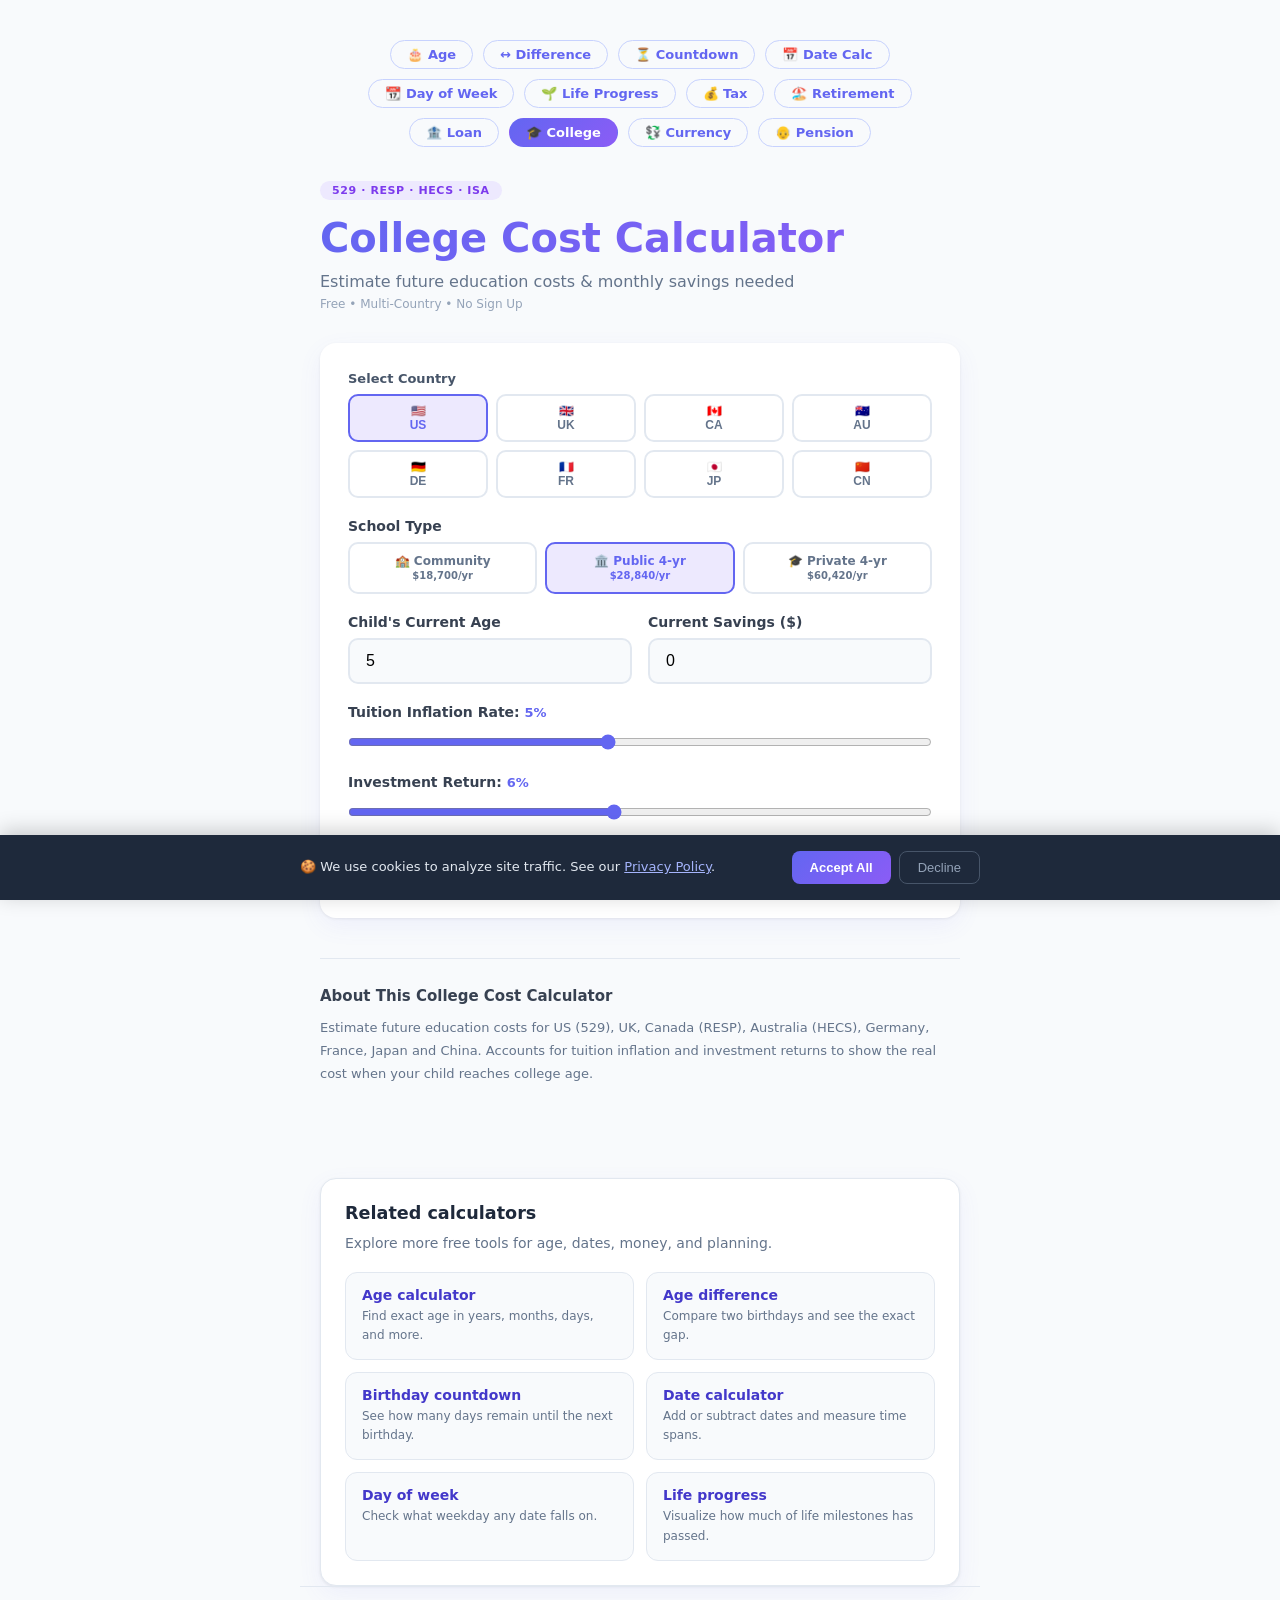
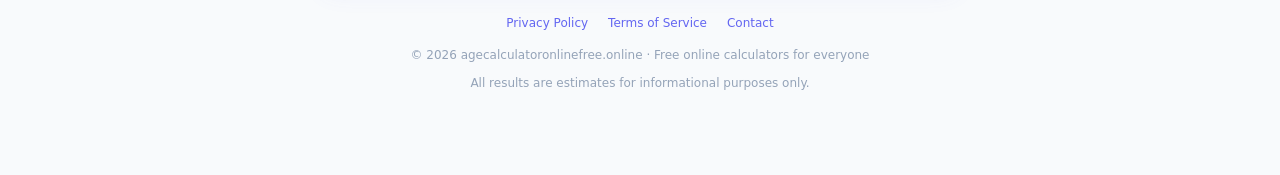
<file: college-cost-calculator.html>
<!DOCTYPE html>
<html lang="en">
<head>
<meta charset="UTF-8">
<meta name="viewport" content="width=device-width,initial-scale=1">
<title>College Cost Calculator – US, UK, Canada, Australia &amp; More</title>
<meta name="description" content="Free college savings calculator for US 529, UK tuition, Canada RESP, Australia HECS and more. Estimate future education costs and monthly savings needed.">
<link rel="icon" href="data:image/svg+xml,<svg xmlns=%22http://www.w3.org/2000/svg%22 viewBox=%220 0 100 100%22><text y=%22.9em%22 font-size=%2290%22>🎓</text></svg>">
<link rel="stylesheet" href="styles.css">
<style>
.cg{display:grid;grid-template-columns:repeat(4,1fr);gap:8px;margin-bottom:20px}
@media(max-width:480px){.cg{grid-template-columns:repeat(3,1fr)}}
.cb{padding:8px 4px;border:2px solid #e2e8f0;border-radius:10px;background:#fff;font-size:12px;font-weight:600;color:#64748b;cursor:pointer;text-align:center;transition:all .2s}
.cb.active{border-color:#6366f1;color:#6366f1;background:#ede9fe}
.rg{display:grid;grid-template-columns:1fr 1fr;gap:12px;margin-bottom:16px}
.ri{background:#f5f3ff;border-radius:10px;padding:14px;border-left:3px solid #8b5cf6}
.rv{font-size:1.1rem;font-weight:700;color:#4f46e5}
.rl{font-size:12px;color:#64748b;margin-top:3px}
input[type=number]{width:100%;padding:12px 16px;border:2px solid #e2e8f0;border-radius:10px;font-size:16px;outline:none;background:#f8fafc;transition:border-color .2s}
input[type=number]:focus{border-color:#6366f1;background:#fff}
input[type=range]{width:100%;accent-color:#6366f1;margin-top:6px}
.range-val{font-size:13px;font-weight:700;color:#6366f1}
.school-types{display:grid;grid-template-columns:repeat(3,1fr);gap:8px;margin-bottom:16px}
.school-btn{padding:10px 6px;border:2px solid #e2e8f0;border-radius:10px;background:#fff;font-size:12px;font-weight:600;color:#64748b;cursor:pointer;text-align:center;transition:all .2s}
.school-btn.active{border-color:#6366f1;color:#6366f1;background:#ede9fe}
.big-num{font-size:clamp(1.8rem,7vw,2.8rem);font-weight:800;background:linear-gradient(135deg,#6366f1,#8b5cf6);-webkit-background-clip:text;-webkit-text-fill-color:transparent;background-clip:text}
</style>
</head>
<body>
<div class="page">
<nav class="nav" style="flex-wrap:wrap">
<a href="index.html">🎂 Age</a><a href="age-difference.html">↔ Difference</a><a href="birthday-countdown.html">⏳ Countdown</a><a href="date-calculator.html">📅 Date Calc</a><a href="day-of-week.html">📆 Day of Week</a><a href="life-progress.html">🌱 Life Progress</a><a href="tax-calculator.html">💰 Tax</a><a href="retirement-calculator.html">🏖️ Retirement</a><a href="loan-calculator.html">🏦 Loan</a><a href="college-cost-calculator.html" class="active">🎓 College</a><a href="currency-converter.html">💱 Currency</a><a href="pension-calculator.html">👴 Pension</a>
</nav>

<div class="badge">529 · RESP · HECS · ISA</div>
<h1>College Cost Calculator</h1>
<p class="subtitle">Estimate future education costs &amp; monthly savings needed</p>
<p class="trust">Free • Multi-Country • No Sign Up</p>

<div class="card">
  <label class="label" style="font-size:13px;font-weight:600;color:#475569;display:block;margin-bottom:8px">Select Country</label>
  <div class="cg" id="countryGrid"></div>

  <div id="schoolTypeWrap" class="field">
    <label>School Type</label>
    <div class="school-types">
      <div class="school-btn" onclick="selectSchool(this,18700,'Community')">🏫 Community<br><small>$18,700/yr</small></div>
      <div class="school-btn active" onclick="selectSchool(this,28840,'Public 4-yr')">🏛️ Public 4-yr<br><small>$28,840/yr</small></div>
      <div class="school-btn" onclick="selectSchool(this,60420,'Private 4-yr')">🎓 Private 4-yr<br><small>$60,420/yr</small></div>
    </div>
  </div>

  <div class="two-col">
    <div class="field">
      <label for="child-age">Child's Current Age</label>
      <input type="number" id="child-age" value="5" min="0" max="17">
    </div>
    <div class="field">
      <label for="cur-savings">Current Savings (<span id="symLabel">$</span>)</label>
      <input type="number" id="cur-savings" value="0" min="0">
    </div>
  </div>
  <div class="field">
    <label>Tuition Inflation Rate: <span class="range-val" id="inflation-val">5%</span></label>
    <input type="range" id="inflation" min="1" max="10" value="5"
      oninput="document.getElementById('inflation-val').textContent=this.value+'%'">
  </div>
  <div class="field">
    <label>Investment Return: <span class="range-val" id="return-val">6%</span></label>
    <input type="range" id="inv-return" min="1" max="12" value="6"
      oninput="document.getElementById('return-val').textContent=this.value+'%'">
  </div>
  <button class="btn" onclick="calculate()">Calculate College Costs</button>
</div>

<div class="card result" id="result">
  <div style="text-align:center;padding:12px 0 8px">
    <div class="big-num" id="total-cost"></div>
    <div style="font-size:13px;color:#64748b;margin-top:4px">Estimated total 4-year cost (future dollars)</div>
  </div>
  <div class="rg">
    <div class="ri"><div class="rv" id="c-today"></div><div class="rl">Today's 4-year cost</div></div>
    <div class="ri"><div class="rv" id="c-years"></div><div class="rl">Years until college</div></div>
    <div class="ri"><div class="rv" id="c-monthly"></div><div class="rl">Monthly savings needed</div></div>
    <div class="ri"><div class="rv" id="c-gap"></div><div class="rl">Savings gap</div></div>
    <div class="ri"><div class="rv" id="c-growth"></div><div class="rl">Account growth</div></div>
    <div class="ri"><div class="rv" id="c-peryear"></div><div class="rl">Cost per year (future)</div></div>
  </div>
</div>

<div class="seo">
  <h2>About This College Cost Calculator</h2>
  <p>Estimate future education costs for US (529), UK, Canada (RESP), Australia (HECS), Germany, France, Japan and China. Accounts for tuition inflation and investment returns to show the real cost when your child reaches college age.</p>
</div>
</div>

<!-- Cookie Consent Banner -->
<div id="cookie-banner" style="display:none;position:fixed;bottom:0;left:0;right:0;z-index:9999;background:#1e293b;color:#e2e8f0;padding:16px 20px;box-shadow:0 -4px 20px rgba(0,0,0,.2)"><div style="max-width:680px;margin:0 auto;display:flex;align-items:center;gap:16px;flex-wrap:wrap"><div style="flex:1;min-width:200px;font-size:13px;line-height:1.6">🍪 We use cookies to analyze site traffic. See our <a href="/privacy-policy.html" style="color:#a5b4fc">Privacy Policy</a>.</div><div style="display:flex;gap:8px;flex-shrink:0"><button onclick="acceptCookies()" style="padding:8px 18px;background:linear-gradient(135deg,#6366f1,#8b5cf6);color:#fff;border:none;border-radius:8px;font-size:13px;font-weight:700;cursor:pointer">Accept All</button><button onclick="declineCookies()" style="padding:8px 18px;background:transparent;color:#94a3b8;border:1px solid #475569;border-radius:8px;font-size:13px;cursor:pointer">Decline</button></div></div></div>
<script>(function(){var c=localStorage.getItem('cookie_consent');if(!c)document.getElementById('cookie-banner').style.display='block';})();function acceptCookies(){localStorage.setItem('cookie_consent','accepted');document.getElementById('cookie-banner').style.display='none';}function declineCookies(){localStorage.setItem('cookie_consent','declined');document.getElementById('cookie-banner').style.display='none';}</script>
<footer style="max-width:680px;margin:0 auto;padding:24px 20px 80px;border-top:1px solid #e2e8f0;text-align:center;font-size:12px;color:#94a3b8;line-height:2"><div style="margin-bottom:8px"><a href="/privacy-policy.html" style="color:#6366f1;text-decoration:none;margin:0 10px">Privacy Policy</a><a href="/terms-of-service.html" style="color:#6366f1;text-decoration:none;margin:0 10px">Terms of Service</a><a href="mailto:humianjia@gmail.com" style="color:#6366f1;text-decoration:none;margin:0 10px">Contact</a></div><div>© 2026 agecalculatoronlinefree.online · Free online calculators for everyone</div><div style="margin-top:4px">All results are estimates for informational purposes only.</div></footer>

<script>
const COUNTRIES = [
  {code:'US',flag:'🇺🇸',label:'US',sym:'$',   cost:28840, note:null},
  {code:'UK',flag:'🇬🇧',label:'UK',sym:'£',   cost:9250,  note:'Max tuition fee'},
  {code:'CA',flag:'🇨🇦',label:'CA',sym:'CA$', cost:7000,  note:'Avg university'},
  {code:'AU',flag:'🇦🇺',label:'AU',sym:'A$',  cost:15000, note:'Avg domestic'},
  {code:'DE',flag:'🇩🇪',label:'DE',sym:'€',   cost:500,   note:'Semester fee only'},
  {code:'FR',flag:'🇫🇷',label:'FR',sym:'€',   cost:3000,  note:'Grande école avg'},
  {code:'JP',flag:'🇯🇵',label:'JP',sym:'¥',   cost:535800,note:'National university'},
  {code:'CN',flag:'🇨🇳',label:'CN',sym:'¥',   cost:6000,  note:'Public university'}
];
let activeSym = '$', annualCost = 28840, activeCountry = COUNTRIES[0];

(function buildGrid(){
  const g = document.getElementById('countryGrid');
  COUNTRIES.forEach((c,i) => {
    const b = document.createElement('button');
    b.className = 'cb' + (i===0?' active':'');
    b.innerHTML = c.flag + '<br>' + c.label;
    b.onclick = () => {
      document.querySelectorAll('.cb').forEach(x=>x.classList.remove('active'));
      b.classList.add('active');
      activeSym = c.sym;
      activeCountry = c;
      document.getElementById('symLabel').textContent = c.sym;
      const stw = document.getElementById('schoolTypeWrap');
      if (c.code === 'US') {
        stw.style.display = '';
        annualCost = 28840;
        document.querySelectorAll('.school-btn').forEach((sb,si)=>sb.classList.toggle('active',si===1));
      } else {
        stw.style.display = 'none';
        annualCost = c.cost;
      }
    };
    g.appendChild(b);
  });
})();

function selectSchool(el, cost) {
  document.querySelectorAll('.school-btn').forEach(b=>b.classList.remove('active'));
  el.classList.add('active');
  annualCost = cost;
}

function fmt(n) {
  if (activeSym === '¥') return activeSym + Math.round(n).toLocaleString();
  return activeSym + Math.round(n).toLocaleString();
}

function calculate() {
  const childAge  = parseInt(document.getElementById('child-age').value) || 5;
  const curSav    = parseFloat(document.getElementById('cur-savings').value) || 0;
  const inflation = parseInt(document.getElementById('inflation').value) / 100;
  const retRate   = parseInt(document.getElementById('inv-return').value) / 100;
  const yearsUntil = Math.max(18 - childAge, 1);
  const months = yearsUntil * 12;
  const mr = retRate / 12;

  let totalFuture = 0;
  for (let i = 0; i < 4; i++) totalFuture += annualCost * Math.pow(1+inflation, yearsUntil+i);
  const futureAnnual = annualCost * Math.pow(1+inflation, yearsUntil);
  const todayCost = annualCost * 4;
  const fvCurrent = curSav * Math.pow(1+retRate, yearsUntil);
  const gap = Math.max(totalFuture - fvCurrent, 0);
  const monthly = gap > 0 && mr > 0 ? gap*mr/(Math.pow(1+mr,months)-1) : gap/months;
  const growth = (curSav + monthly*months) * (Math.pow(1+retRate, yearsUntil) - 1);

  document.getElementById('total-cost').textContent = fmt(totalFuture);
  document.getElementById('c-today').textContent    = fmt(todayCost);
  document.getElementById('c-years').textContent    = yearsUntil + ' years';
  document.getElementById('c-monthly').textContent  = fmt(monthly) + '/mo';
  document.getElementById('c-gap').textContent      = fmt(gap);
  document.getElementById('c-growth').textContent   = fmt(growth);
  document.getElementById('c-peryear').textContent  = fmt(futureAnnual);

  const el = document.getElementById('result');
  el.classList.remove('show'); void el.offsetWidth; el.classList.add('show');
}
</script>
<script src="related-calculators.js"></script>
</body>
</html>
</file>
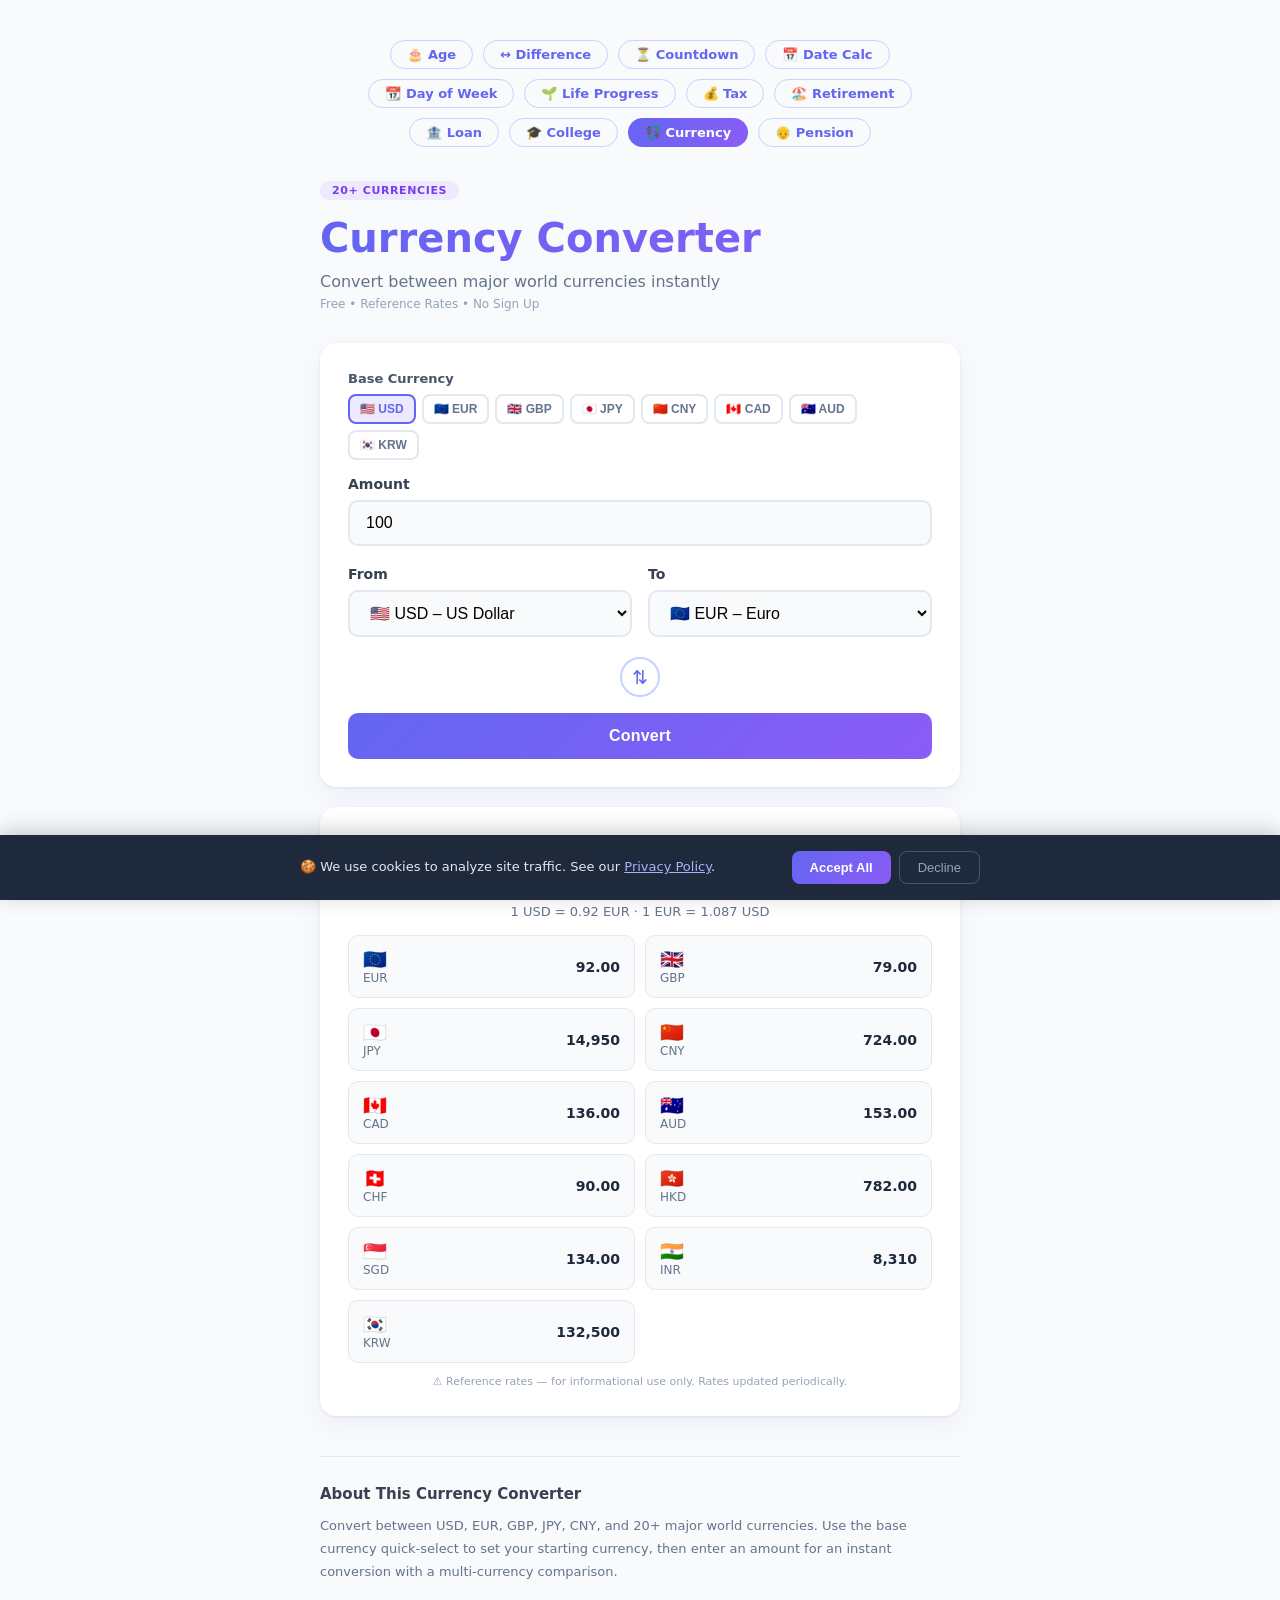
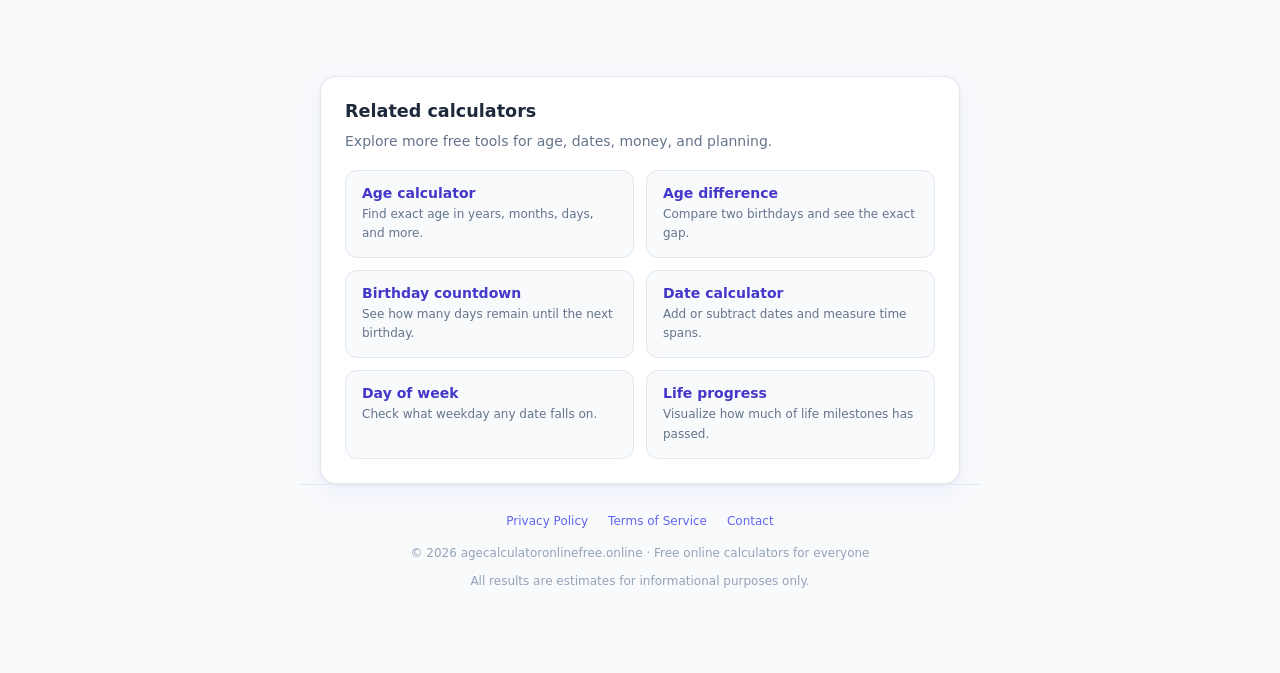
<file: currency-converter.html>
<!DOCTYPE html>
<html lang="en">
<head>
<meta charset="UTF-8">
<meta name="viewport" content="width=device-width,initial-scale=1">
<title>Currency Converter – Live Exchange Rates</title>
<meta name="description" content="Free currency converter with reference exchange rates. Convert USD, EUR, GBP, JPY, CNY and 20+ major currencies instantly.">
<link rel="icon" href="data:image/svg+xml,<svg xmlns=%22http://www.w3.org/2000/svg%22 viewBox=%220 0 100 100%22><text y=%22.9em%22 font-size=%2290%22>💱</text></svg>">
<link rel="stylesheet" href="styles.css">
<style>
input[type=number],select{width:100%;padding:12px 16px;border:2px solid #e2e8f0;border-radius:10px;font-size:16px;outline:none;background:#f8fafc;transition:border-color .2s}
input[type=number]:focus,select:focus{border-color:#6366f1;background:#fff}
.swap-btn{display:block;margin:0 auto 16px;background:none;border:2px solid #c7d2fe;border-radius:50%;width:40px;height:40px;font-size:1.2rem;cursor:pointer;transition:background .2s;color:#6366f1}
.swap-btn:hover{background:#ede9fe}
.conv-big{font-size:clamp(1.8rem,7vw,2.8rem);font-weight:800;background:linear-gradient(135deg,#6366f1,#8b5cf6);-webkit-background-clip:text;-webkit-text-fill-color:transparent;background-clip:text;text-align:center;padding:12px 0 4px}
.conv-rate{font-size:13px;color:#64748b;text-align:center;margin-bottom:12px}
.multi-grid{display:grid;grid-template-columns:1fr 1fr;gap:10px;margin-top:16px}
.multi-item{background:#f8fafc;border-radius:10px;padding:12px 14px;display:flex;justify-content:space-between;align-items:center;border:1px solid #e2e8f0}
.multi-val{font-size:14px;font-weight:700;color:#1e293b}
.rate-note{font-size:11px;color:#94a3b8;text-align:center;margin-top:12px}
/* Base currency quick-select */
.base-row{display:flex;flex-wrap:wrap;gap:6px;margin-bottom:16px}
.base-btn{padding:6px 10px;border:2px solid #e2e8f0;border-radius:8px;background:#fff;font-size:12px;font-weight:600;color:#64748b;cursor:pointer;transition:all .2s}
.base-btn.active{border-color:#6366f1;color:#6366f1;background:#ede9fe}
</style>
</head>
<body>
<div class="page">
<nav class="nav" style="flex-wrap:wrap">
<a href="index.html">🎂 Age</a><a href="age-difference.html">↔ Difference</a><a href="birthday-countdown.html">⏳ Countdown</a><a href="date-calculator.html">📅 Date Calc</a><a href="day-of-week.html">📆 Day of Week</a><a href="life-progress.html">🌱 Life Progress</a><a href="tax-calculator.html">💰 Tax</a><a href="retirement-calculator.html">🏖️ Retirement</a><a href="loan-calculator.html">🏦 Loan</a><a href="college-cost-calculator.html">🎓 College</a><a href="currency-converter.html" class="active">💱 Currency</a><a href="pension-calculator.html">👴 Pension</a>
</nav>

<div class="badge">20+ Currencies</div>
<h1>Currency Converter</h1>
<p class="subtitle">Convert between major world currencies instantly</p>
<p class="trust">Free • Reference Rates • No Sign Up</p>

<div class="card">
  <label style="font-size:13px;font-weight:600;color:#475569;display:block;margin-bottom:8px">Base Currency</label>
  <div class="base-row" id="baseRow"></div>

  <div class="field">
    <label for="amount">Amount</label>
    <input type="number" id="amount" value="100" min="0" step="any">
  </div>
  <div class="two-col">
    <div class="field">
      <label for="from-cur">From</label>
      <select id="from-cur"></select>
    </div>
    <div class="field">
      <label for="to-cur">To</label>
      <select id="to-cur"></select>
    </div>
  </div>
  <button class="swap-btn" onclick="swapCurrencies()" title="Swap currencies">⇅</button>
  <button class="btn" onclick="convert()">Convert</button>
</div>

<div class="card result" id="result">
  <div class="conv-big" id="conv-big"></div>
  <div class="conv-rate" id="conv-rate"></div>
  <div class="multi-grid" id="multi-grid"></div>
  <div class="rate-note">⚠️ Reference rates — for informational use only. Rates updated periodically.</div>
</div>

<div class="seo">
  <h2>About This Currency Converter</h2>
  <p>Convert between USD, EUR, GBP, JPY, CNY, and 20+ major world currencies. Use the base currency quick-select to set your starting currency, then enter an amount for an instant conversion with a multi-currency comparison.</p>
</div>
</div>

<!-- Cookie Consent Banner -->
<div id="cookie-banner" style="display:none;position:fixed;bottom:0;left:0;right:0;z-index:9999;background:#1e293b;color:#e2e8f0;padding:16px 20px;box-shadow:0 -4px 20px rgba(0,0,0,.2)"><div style="max-width:680px;margin:0 auto;display:flex;align-items:center;gap:16px;flex-wrap:wrap"><div style="flex:1;min-width:200px;font-size:13px;line-height:1.6">🍪 We use cookies to analyze site traffic. See our <a href="/privacy-policy.html" style="color:#a5b4fc">Privacy Policy</a>.</div><div style="display:flex;gap:8px;flex-shrink:0"><button onclick="acceptCookies()" style="padding:8px 18px;background:linear-gradient(135deg,#6366f1,#8b5cf6);color:#fff;border:none;border-radius:8px;font-size:13px;font-weight:700;cursor:pointer">Accept All</button><button onclick="declineCookies()" style="padding:8px 18px;background:transparent;color:#94a3b8;border:1px solid #475569;border-radius:8px;font-size:13px;cursor:pointer">Decline</button></div></div></div>
<script>(function(){var c=localStorage.getItem('cookie_consent');if(!c)document.getElementById('cookie-banner').style.display='block';})();function acceptCookies(){localStorage.setItem('cookie_consent','accepted');document.getElementById('cookie-banner').style.display='none';}function declineCookies(){localStorage.setItem('cookie_consent','declined');document.getElementById('cookie-banner').style.display='none';}</script>
<footer style="max-width:680px;margin:0 auto;padding:24px 20px 80px;border-top:1px solid #e2e8f0;text-align:center;font-size:12px;color:#94a3b8;line-height:2"><div style="margin-bottom:8px"><a href="/privacy-policy.html" style="color:#6366f1;text-decoration:none;margin:0 10px">Privacy Policy</a><a href="/terms-of-service.html" style="color:#6366f1;text-decoration:none;margin:0 10px">Terms of Service</a><a href="mailto:humianjia@gmail.com" style="color:#6366f1;text-decoration:none;margin:0 10px">Contact</a></div><div>© 2026 agecalculatoronlinefree.online · Free online calculators for everyone</div><div style="margin-top:4px">All results are estimates for informational purposes only.</div></footer>

<script>
const RATES = {
  USD:{rate:1,      flag:'🇺🇸',name:'US Dollar'},
  EUR:{rate:0.92,   flag:'🇪🇺',name:'Euro'},
  GBP:{rate:0.79,   flag:'🇬🇧',name:'British Pound'},
  JPY:{rate:149.5,  flag:'🇯🇵',name:'Japanese Yen'},
  CNY:{rate:7.24,   flag:'🇨🇳',name:'Chinese Yuan'},
  CAD:{rate:1.36,   flag:'🇨🇦',name:'Canadian Dollar'},
  AUD:{rate:1.53,   flag:'🇦🇺',name:'Australian Dollar'},
  CHF:{rate:0.90,   flag:'🇨🇭',name:'Swiss Franc'},
  HKD:{rate:7.82,   flag:'🇭🇰',name:'Hong Kong Dollar'},
  SGD:{rate:1.34,   flag:'🇸🇬',name:'Singapore Dollar'},
  INR:{rate:83.1,   flag:'🇮🇳',name:'Indian Rupee'},
  KRW:{rate:1325,   flag:'🇰🇷',name:'South Korean Won'},
  MXN:{rate:17.2,   flag:'🇲🇽',name:'Mexican Peso'},
  BRL:{rate:4.97,   flag:'🇧🇷',name:'Brazilian Real'},
  SEK:{rate:10.4,   flag:'🇸🇪',name:'Swedish Krona'},
  NOK:{rate:10.6,   flag:'🇳🇴',name:'Norwegian Krone'},
  DKK:{rate:6.88,   flag:'🇩🇰',name:'Danish Krone'},
  NZD:{rate:1.63,   flag:'🇳🇿',name:'New Zealand Dollar'},
  ZAR:{rate:18.6,   flag:'🇿🇦',name:'South African Rand'},
  AED:{rate:3.67,   flag:'🇦🇪',name:'UAE Dirham'},
  SAR:{rate:3.75,   flag:'🇸🇦',name:'Saudi Riyal'},
  THB:{rate:35.1,   flag:'🇹🇭',name:'Thai Baht'},
};
const BASE_QUICK = ['USD','EUR','GBP','JPY','CNY','CAD','AUD','KRW'];
const HIGHLIGHT  = ['EUR','GBP','JPY','CNY','CAD','AUD','CHF','HKD','SGD','INR','KRW'];

function buildSelects() {
  const codes = Object.keys(RATES);
  ['from-cur','to-cur'].forEach((id,i) => {
    const sel = document.getElementById(id);
    codes.forEach(code => {
      const opt = document.createElement('option');
      opt.value = code;
      opt.textContent = `${RATES[code].flag} ${code} – ${RATES[code].name}`;
      if ((i===0 && code==='USD') || (i===1 && code==='EUR')) opt.selected = true;
      sel.appendChild(opt);
    });
  });
}

function buildBaseRow() {
  const row = document.getElementById('baseRow');
  BASE_QUICK.forEach(code => {
    const b = document.createElement('button');
    b.className = 'base-btn' + (code==='USD'?' active':'');
    b.textContent = RATES[code].flag + ' ' + code;
    b.onclick = () => {
      document.querySelectorAll('.base-btn').forEach(x=>x.classList.remove('active'));
      b.classList.add('active');
      document.getElementById('from-cur').value = code;
      convert();
    };
    row.appendChild(b);
  });
}

function syncBaseRow(code) {
  document.querySelectorAll('.base-btn').forEach(b => {
    b.classList.toggle('active', b.textContent.includes(code));
  });
}

document.addEventListener('DOMContentLoaded', () => {
  document.getElementById('from-cur').addEventListener('change', () => syncBaseRow(document.getElementById('from-cur').value));
});

function swapCurrencies() {
  const f = document.getElementById('from-cur'), t = document.getElementById('to-cur');
  [f.value, t.value] = [t.value, f.value];
  syncBaseRow(f.value);
  convert();
}

function fmtNum(n) {
  return n >= 1000 ? n.toLocaleString('en-US',{maximumFractionDigits:2})
                   : n.toLocaleString('en-US',{minimumFractionDigits:2,maximumFractionDigits:4});
}

function convert() {
  const amount = parseFloat(document.getElementById('amount').value);
  const from   = document.getElementById('from-cur').value;
  const to     = document.getElementById('to-cur').value;
  if (isNaN(amount) || amount < 0) { alert('Please enter a valid amount.'); return; }
  const inUSD  = amount / RATES[from].rate;
  const result = inUSD * RATES[to].rate;
  const rate   = RATES[to].rate / RATES[from].rate;

  document.getElementById('conv-big').textContent = `${RATES[to].flag} ${fmtNum(result)} ${to}`;
  document.getElementById('conv-rate').textContent = `1 ${from} = ${fmtNum(rate)} ${to}  ·  1 ${to} = ${fmtNum(1/rate)} ${from}`;

  document.getElementById('multi-grid').innerHTML = HIGHLIGHT
    .filter(c => c !== from)
    .map(c => {
      const val = inUSD * RATES[c].rate;
      return `<div class="multi-item"><div><div style="font-size:1.2rem">${RATES[c].flag}</div><div style="font-size:12px;color:#64748b">${c}</div></div><div class="multi-val">${fmtNum(val)}</div></div>`;
    }).join('');

  const el = document.getElementById('result');
  el.classList.remove('show'); void el.offsetWidth; el.classList.add('show');
}

buildSelects();
buildBaseRow();
convert();
</script>
<script src="related-calculators.js"></script>
</body>
</html>
</file>
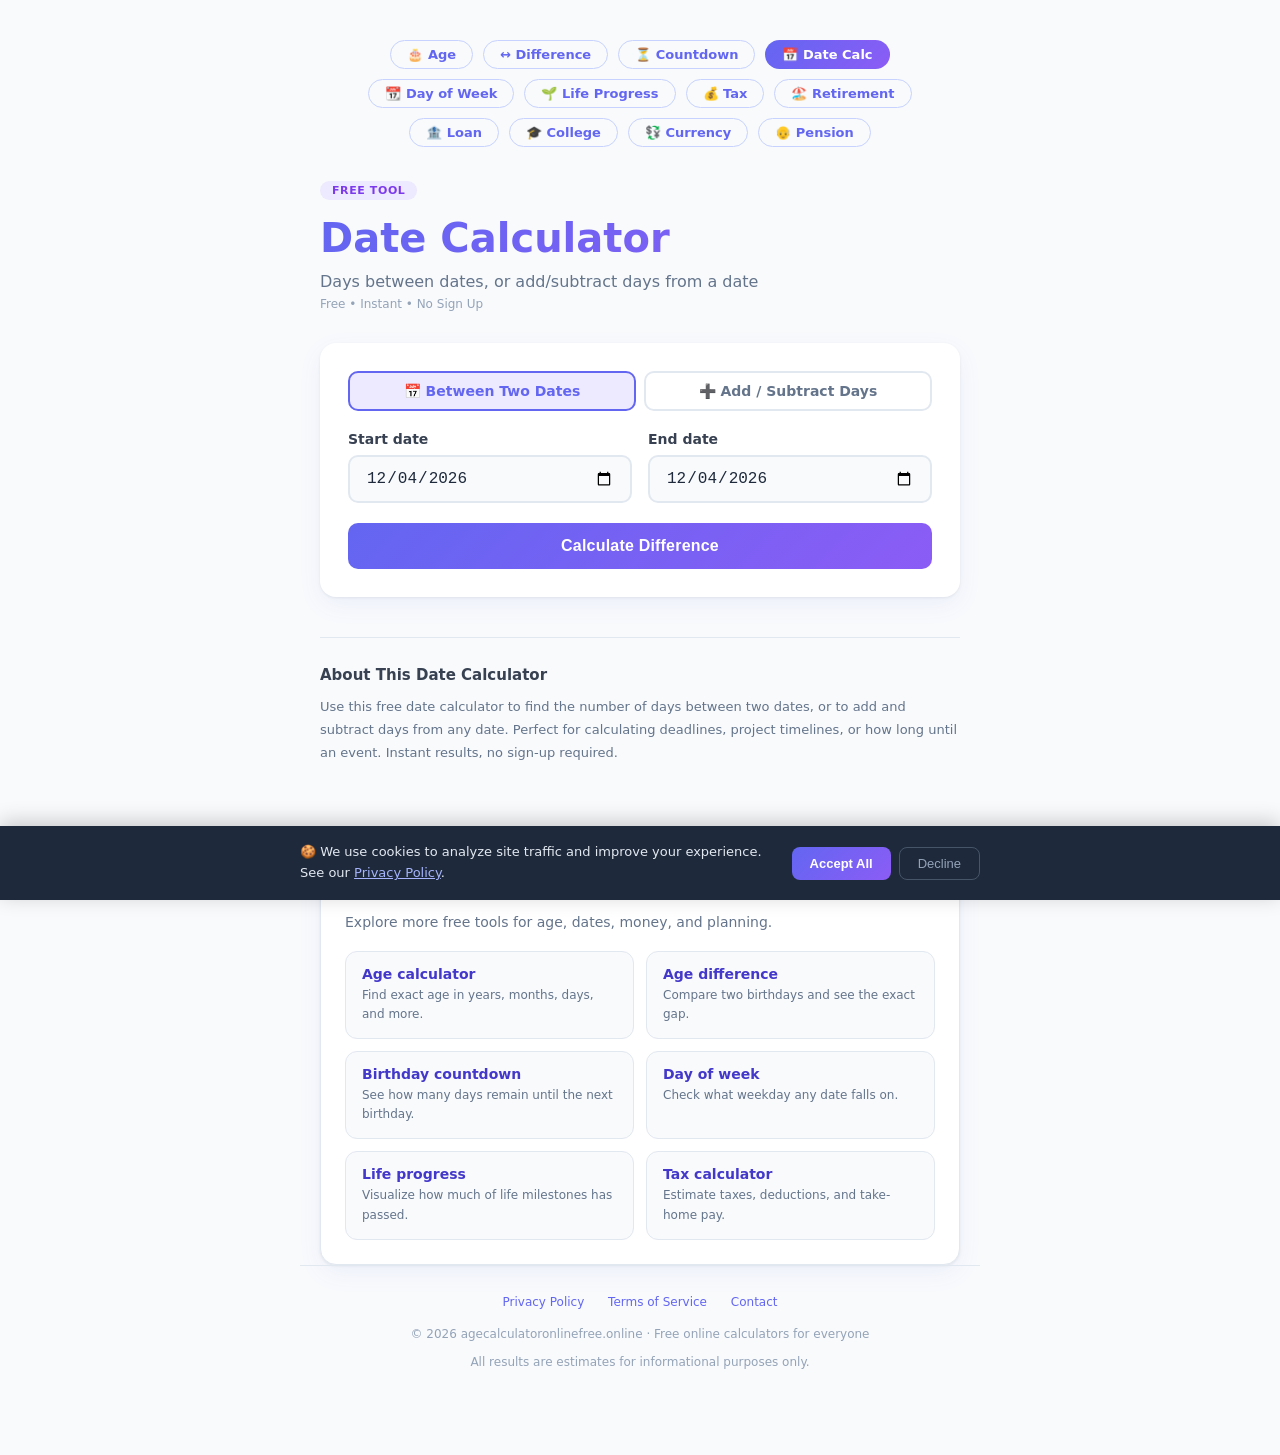
<file: date-calculator.html>
<!DOCTYPE html>
<html lang="en">
<head>
  <meta charset="UTF-8">
  <meta name="viewport" content="width=device-width, initial-scale=1.0">
  <title>Date Calculator – Days Between Two Dates</title>
  <meta name="description" content="Free date calculator. Find the number of days, weeks, months and years between two dates. Also add or subtract days from any date. Instant, no sign-up.">
  <link rel="icon" href="data:image/svg+xml,<svg xmlns=%22http://www.w3.org/2000/svg%22 viewBox=%220 0 100 100%22><text y=%22.9em%22 font-size=%2290%22>🎂</text></svg>">
  <link rel="stylesheet" href="styles.css">
  <style>
    .tabs { display: flex; gap: 8px; margin-bottom: 20px; }
    .tab { flex: 1; padding: 10px; border: 2px solid #e2e8f0; border-radius: 10px; background: #fff;
           font-size: 14px; font-weight: 600; color: #64748b; cursor: pointer; transition: all .2s; text-align: center; }
    .tab.active { border-color: #6366f1; color: #6366f1; background: #ede9fe; }
    .panel { display: none; } .panel.active { display: block; }
    .big-num { font-size: 2.5rem; font-weight: 800; color: #4f46e5; line-height: 1; margin-bottom: 4px; }
    .breakdown { display: grid; grid-template-columns: repeat(3,1fr); gap: 10px; margin-top: 16px; }
    .bd-item { background: #f5f3ff; border-radius: 10px; padding: 12px; text-align: center; border-left: 3px solid #8b5cf6; }
    .bd-val { font-size: 1.1rem; font-weight: 700; color: #4f46e5; }
    .bd-lbl { font-size: 11px; color: #64748b; margin-top: 2px; }
    .result-date { font-size: 1.4rem; font-weight: 800; color: #4f46e5; margin-bottom: 8px; }
    .result-sub  { font-size: 14px; color: #64748b; }
  </style>
</head>
<body>
<div class="page">
  <nav class="nav">
    <a href="index.html">🎂 Age</a>
    <a href="age-difference.html">↔ Difference</a>
    <a href="birthday-countdown.html">⏳ Countdown</a>
    <a href="date-calculator.html" class="active">📅 Date Calc</a>
    <a href="day-of-week.html">📆 Day of Week</a>
    <a href="life-progress.html">🌱 Life Progress</a>
    <a href="tax-calculator.html">💰 Tax</a>
    <a href="retirement-calculator.html">🏖️ Retirement</a>
    <a href="loan-calculator.html">🏦 Loan</a>
    <a href="college-cost-calculator.html">🎓 College</a>
    <a href="currency-converter.html">💱 Currency</a>
    <a href="pension-calculator.html">👴 Pension</a>
  </nav>

  <div class="badge">Free Tool</div>
  <h1>Date Calculator</h1>
  <p class="subtitle">Days between dates, or add/subtract days from a date</p>
  <p class="trust">Free • Instant • No Sign Up</p>

  <div class="card">
    <div class="tabs">
      <div class="tab active" onclick="switchTab('between')">📅 Between Two Dates</div>
      <div class="tab" onclick="switchTab('addsubtract')">➕ Add / Subtract Days</div>
    </div>

    <!-- Panel 1: between -->
    <div class="panel active" id="panel-between">
      <div class="two-col">
        <div class="field">
          <label for="d1">Start date</label>
          <input type="date" lang="en" id="d1">
        </div>
        <div class="field">
          <label for="d2">End date</label>
          <input type="date" lang="en" id="d2">
        </div>
      </div>
      <button class="btn" onclick="calcBetween()">Calculate Difference</button>
    </div>

    <!-- Panel 2: add/subtract -->
    <div class="panel" id="panel-addsubtract">
      <div class="field">
        <label for="base-date">Start date</label>
        <input type="date" lang="en" id="base-date">
      </div>
      <div class="two-col">
        <div class="field">
          <label for="delta">Number of days</label>
          <input type="number" id="delta" min="0" placeholder="e.g. 100"
            style="width:100%;padding:12px 16px;border:2px solid #e2e8f0;border-radius:10px;font-size:16px;outline:none;transition:border-color .2s"
            onfocus="this.style.borderColor='#6366f1'" onblur="this.style.borderColor='#e2e8f0'">
        </div>
        <div class="field">
          <label for="direction">Direction</label>
          <select id="direction"
            style="width:100%;padding:12px 16px;border:2px solid #e2e8f0;border-radius:10px;font-size:16px;outline:none;background:#f8fafc;cursor:pointer">
            <option value="1">Add (+)</option>
            <option value="-1">Subtract (−)</option>
          </select>
        </div>
      </div>
      <button class="btn" onclick="calcAddSub()">Calculate Date</button>
    </div>
  </div>

  <!-- Result: between -->
  <div class="card result" id="result-between">
    <div class="result-main" id="rb-main"></div>
    <div class="breakdown">
      <div class="bd-item"><div class="bd-val" id="rb-days"></div><div class="bd-lbl">📅 Days</div></div>
      <div class="bd-item"><div class="bd-val" id="rb-weeks"></div><div class="bd-lbl">📆 Weeks</div></div>
      <div class="bd-item"><div class="bd-val" id="rb-months"></div><div class="bd-lbl">🗓️ Months</div></div>
    </div>
  </div>

  <!-- Result: add/subtract -->
  <div class="card result" id="result-addsubtract">
    <div class="result-date" id="ras-date"></div>
    <div class="result-sub" id="ras-sub"></div>
  </div>

  <div class="seo">
    <h2>About This Date Calculator</h2>
    <p>Use this free date calculator to find the number of days between two dates, or to add and subtract days from any date. Perfect for calculating deadlines, project timelines, or how long until an event. Instant results, no sign-up required.</p>
  </div>
</div>
<script>
  // Set defaults: today and today
  const todayStr = new Date().toISOString().split('T')[0];
  document.getElementById('d1').value = todayStr;
  document.getElementById('d2').value = todayStr;
  document.getElementById('base-date').value = todayStr;

  function switchTab(name) {
    document.querySelectorAll('.tab').forEach((t,i) => t.classList.toggle('active', (i===0) === (name==='between')));
    document.getElementById('panel-between').classList.toggle('active', name==='between');
    document.getElementById('panel-addsubtract').classList.toggle('active', name==='addsubtract');
  }

  function showResult(id) {
    ['result-between','result-addsubtract'].forEach(rid => {
      const el = document.getElementById(rid);
      el.classList.remove('show');
      if (rid === id) { void el.offsetWidth; el.classList.add('show'); }
    });
  }

  function calcBetween() {
    const v1 = document.getElementById('d1').value;
    const v2 = document.getElementById('d2').value;
    if (!v1 || !v2) { alert('Please select both dates.'); return; }

    const a = new Date(v1 + 'T00:00:00');
    const b = new Date(v2 + 'T00:00:00');
    const sign = b >= a ? 1 : -1;
    const [start, end] = b >= a ? [a, b] : [b, a];

    const totalDays = Math.round((end - start) / 86400000);
    const totalWeeks = (totalDays / 7).toFixed(1);

    // Months difference
    let mo = (end.getFullYear() - start.getFullYear()) * 12 + (end.getMonth() - start.getMonth());
    if (end.getDate() < start.getDate()) mo--;

    const label = sign >= 0 ? 'from start to end' : 'from end to start';
    document.getElementById('rb-main').textContent =
      totalDays === 0 ? 'Same date — 0 days apart' :
      `${totalDays.toLocaleString()} day${totalDays!==1?'s':''} apart`;

    document.getElementById('rb-days').textContent  = totalDays.toLocaleString();
    document.getElementById('rb-weeks').textContent = totalWeeks;
    document.getElementById('rb-months').textContent = mo;

    showResult('result-between');
  }

  function calcAddSub() {
    const base = document.getElementById('base-date').value;
    const delta = parseInt(document.getElementById('delta').value);
    const dir = parseInt(document.getElementById('direction').value);
    if (!base || isNaN(delta) || delta < 0) { alert('Please enter a valid date and number of days.'); return; }

    const d = new Date(base + 'T00:00:00');
    d.setDate(d.getDate() + delta * dir);

    const resultStr = d.toLocaleDateString('en-US', { weekday:'long', year:'numeric', month:'long', day:'numeric' });
    const verb = dir > 0 ? 'Adding' : 'Subtracting';
    document.getElementById('ras-date').textContent = resultStr;
    document.getElementById('ras-sub').textContent  = `${verb} ${delta} day${delta!==1?'s':''} from ${new Date(base+'T00:00:00').toLocaleDateString('en-US',{month:'long',day:'numeric',year:'numeric'})}`;

    showResult('result-addsubtract');
  }
</script>

<!-- Cookie Consent Banner -->
<div id="cookie-banner" style="display:none;position:fixed;bottom:0;left:0;right:0;z-index:9999;
  background:#1e293b;color:#e2e8f0;padding:16px 20px;
  box-shadow:0 -4px 20px rgba(0,0,0,.2)">
  <div style="max-width:680px;margin:0 auto;display:flex;align-items:center;gap:16px;flex-wrap:wrap">
    <div style="flex:1;min-width:200px;font-size:13px;line-height:1.6">
      🍪 We use cookies to analyze site traffic and improve your experience.
      See our <a href="/privacy-policy.html" style="color:#a5b4fc">Privacy Policy</a>.
    </div>
    <div style="display:flex;gap:8px;flex-shrink:0">
      <button onclick="acceptCookies()" style="padding:8px 18px;background:linear-gradient(135deg,#6366f1,#8b5cf6);
        color:#fff;border:none;border-radius:8px;font-size:13px;font-weight:700;cursor:pointer">
        Accept All
      </button>
      <button onclick="declineCookies()" style="padding:8px 18px;background:transparent;
        color:#94a3b8;border:1px solid #475569;border-radius:8px;font-size:13px;cursor:pointer">
        Decline
      </button>
    </div>
  </div>
</div>
<script>
  (function() {
    var consent = localStorage.getItem('cookie_consent');
    if (!consent) document.getElementById('cookie-banner').style.display = 'block';
  })();
  function acceptCookies() {
    localStorage.setItem('cookie_consent', 'accepted');
    document.getElementById('cookie-banner').style.display = 'none';
  }
  function declineCookies() {
    localStorage.setItem('cookie_consent', 'declined');
    document.getElementById('cookie-banner').style.display = 'none';
  }
</script>

<!-- Footer -->
<footer style="max-width:680px;margin:0 auto;padding:24px 20px 80px;
  border-top:1px solid #e2e8f0;text-align:center;font-size:12px;color:#94a3b8;line-height:2">
  <div style="margin-bottom:8px">
    <a href="/privacy-policy.html" style="color:#6366f1;text-decoration:none;margin:0 10px">Privacy Policy</a>
    <a href="/terms-of-service.html" style="color:#6366f1;text-decoration:none;margin:0 10px">Terms of Service</a>
    <a href="mailto:humianjia@gmail.com" style="color:#6366f1;text-decoration:none;margin:0 10px">Contact</a>
  </div>
  <div>© 2026 agecalculatoronlinefree.online · Free online calculators for everyone</div>
  <div style="margin-top:4px">All results are estimates for informational purposes only.</div>
</footer>
<script src="related-calculators.js"></script>
</body>
</html>
</file>
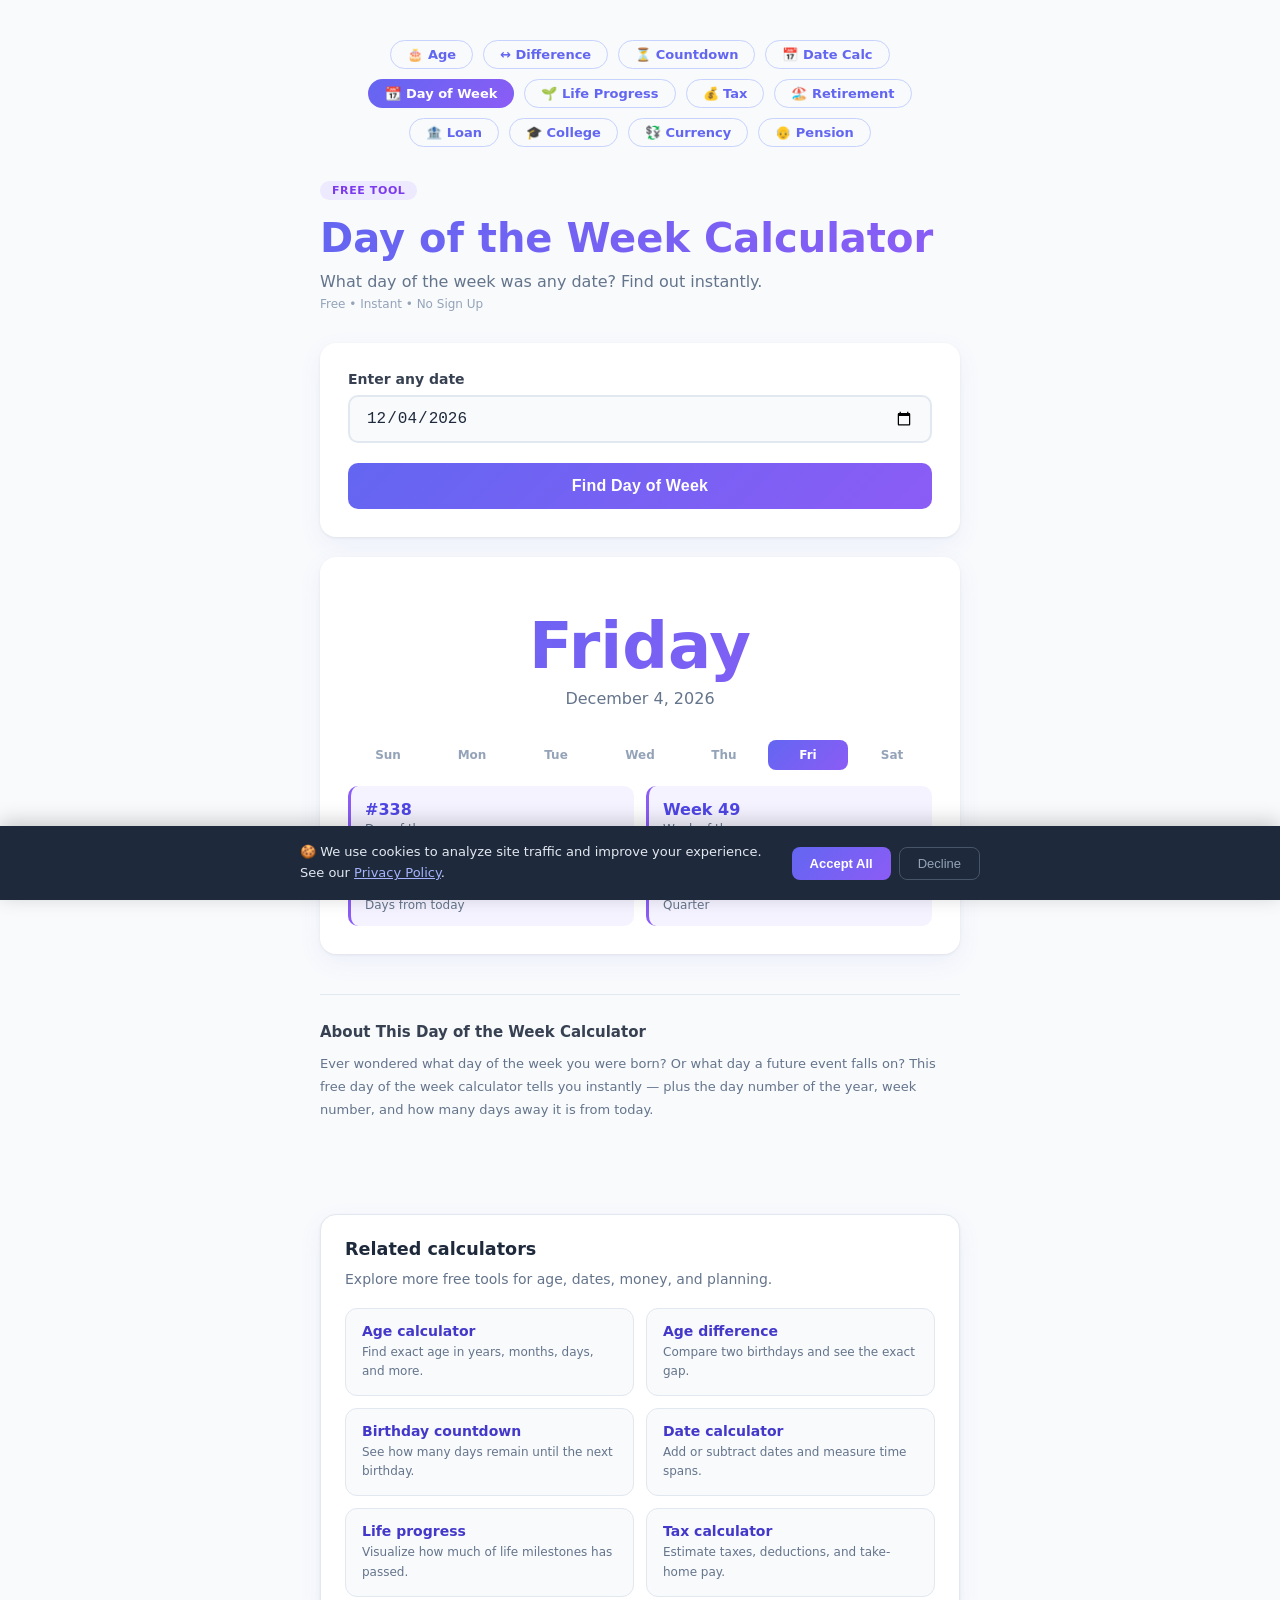
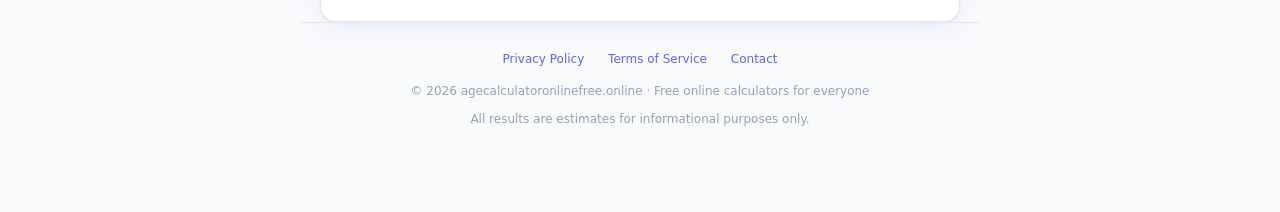
<file: day-of-week.html>
<!DOCTYPE html>
<html lang="en">
<head>
  <meta charset="UTF-8">
  <meta name="viewport" content="width=device-width, initial-scale=1.0">
  <title>Day of the Week Calculator – What Day Was I Born?</title>
  <meta name="description" content="Find out what day of the week any date falls on. Discover what day you were born, what day a holiday is, or any date in history. Free, instant, no sign-up.">
  <link rel="icon" href="data:image/svg+xml,<svg xmlns=%22http://www.w3.org/2000/svg%22 viewBox=%220 0 100 100%22><text y=%22.9em%22 font-size=%2290%22>🎂</text></svg>">
  <link rel="stylesheet" href="styles.css">
  <style>
    .day-hero { text-align: center; padding: 24px 0 16px; }
    .day-name { font-size: clamp(2.5rem, 10vw, 4rem); font-weight: 800;
                background: linear-gradient(135deg,#6366f1,#8b5cf6);
                -webkit-background-clip: text; -webkit-text-fill-color: transparent; background-clip: text; }
    .day-full { font-size: 1rem; color: #64748b; margin-top: 6px; }
    .fun-row  { display: grid; grid-template-columns: 1fr 1fr; gap: 12px; margin-top: 16px; }
    .fun-item { background: #f5f3ff; border-radius: 10px; padding: 14px; border-left: 3px solid #8b5cf6; }
    .fun-val  { font-size: 1rem; font-weight: 700; color: #4f46e5; }
    .fun-lbl  { font-size: 12px; color: #64748b; margin-top: 3px; }
    .week-strip { display: grid; grid-template-columns: repeat(7,1fr); gap: 4px; margin-top: 16px; }
    .week-day { text-align: center; padding: 8px 4px; border-radius: 8px; font-size: 12px; font-weight: 600; color: #94a3b8; }
    .week-day.highlight { background: linear-gradient(135deg,#6366f1,#8b5cf6); color: #fff; border-radius: 8px; }
  </style>
</head>
<body>
<div class="page">
  <nav class="nav">
    <a href="index.html">🎂 Age</a>
    <a href="age-difference.html">↔ Difference</a>
    <a href="birthday-countdown.html">⏳ Countdown</a>
    <a href="date-calculator.html">📅 Date Calc</a>
    <a href="day-of-week.html" class="active">📆 Day of Week</a>
    <a href="life-progress.html">🌱 Life Progress</a>
    <a href="tax-calculator.html">💰 Tax</a>
    <a href="retirement-calculator.html">🏖️ Retirement</a>
    <a href="loan-calculator.html">🏦 Loan</a>
    <a href="college-cost-calculator.html">🎓 College</a>
    <a href="currency-converter.html">💱 Currency</a>
    <a href="pension-calculator.html">👴 Pension</a>
  </nav>

  <div class="badge">Free Tool</div>
  <h1>Day of the Week Calculator</h1>
  <p class="subtitle">What day of the week was any date? Find out instantly.</p>
  <p class="trust">Free • Instant • No Sign Up</p>

  <div class="card">
    <div class="field">
      <label for="thedate">Enter any date</label>
      <input type="date" lang="en" id="thedate">
    </div>
    <button class="btn" onclick="calculate()">Find Day of Week</button>
  </div>

  <div class="card result" id="result">
    <div class="day-hero">
      <div class="day-name" id="day-name"></div>
      <div class="day-full" id="day-full"></div>
    </div>
    <div class="week-strip" id="week-strip"></div>
    <div class="fun-row">
      <div class="fun-item"><div class="fun-val" id="f-daynum"></div><div class="fun-lbl">Day of the year</div></div>
      <div class="fun-item"><div class="fun-val" id="f-weeknum"></div><div class="fun-lbl">Week of the year</div></div>
      <div class="fun-item"><div class="fun-val" id="f-daysago"></div><div class="fun-lbl">Days from today</div></div>
      <div class="fun-item"><div class="fun-val" id="f-quarter"></div><div class="fun-lbl">Quarter</div></div>
    </div>
  </div>

  <div class="seo">
    <h2>About This Day of the Week Calculator</h2>
    <p>Ever wondered what day of the week you were born? Or what day a future event falls on? This free day of the week calculator tells you instantly — plus the day number of the year, week number, and how many days away it is from today.</p>
  </div>
</div>
<script>
  const DAYS   = ['Sunday','Monday','Tuesday','Wednesday','Thursday','Friday','Saturday'];
  const DAYS_S = ['Sun','Mon','Tue','Wed','Thu','Fri','Sat'];

  // Default to today
  document.getElementById('thedate').value = new Date().toISOString().split('T')[0];

  function calculate() {
    const val = document.getElementById('thedate').value;
    if (!val) { alert('Please select a date.'); return; }

    const d = new Date(val + 'T00:00:00');
    const now = new Date(); now.setHours(0,0,0,0);

    // Day of year
    const start = new Date(d.getFullYear(), 0, 0);
    const dayOfYear = Math.floor((d - start) / 86400000);

    // Week of year (ISO-ish)
    const weekNum = Math.ceil(dayOfYear / 7);

    // Days from today
    const diff = Math.round((d - now) / 86400000);
    const diffStr = diff === 0 ? 'Today' : diff > 0 ? `In ${diff} days` : `${Math.abs(diff)} days ago`;

    // Quarter
    const q = Math.ceil((d.getMonth() + 1) / 3);

    document.getElementById('day-name').textContent = DAYS[d.getDay()];
    document.getElementById('day-full').textContent =
      d.toLocaleDateString('en-US', { month:'long', day:'numeric', year:'numeric' });

    // Week strip
    const strip = document.getElementById('week-strip');
    strip.innerHTML = DAYS_S.map((name, i) =>
      `<div class="week-day ${i === d.getDay() ? 'highlight' : ''}">${name}</div>`
    ).join('');

    document.getElementById('f-daynum').textContent  = `#${dayOfYear}`;
    document.getElementById('f-weeknum').textContent = `Week ${weekNum}`;
    document.getElementById('f-daysago').textContent = diffStr;
    document.getElementById('f-quarter').textContent = `Q${q}`;

    const r = document.getElementById('result');
    r.classList.remove('show'); void r.offsetWidth; r.classList.add('show');
  }

  document.getElementById('thedate').addEventListener('change', calculate);
  calculate(); // run on load with today
</script>

<!-- Cookie Consent Banner -->
<div id="cookie-banner" style="display:none;position:fixed;bottom:0;left:0;right:0;z-index:9999;
  background:#1e293b;color:#e2e8f0;padding:16px 20px;
  box-shadow:0 -4px 20px rgba(0,0,0,.2)">
  <div style="max-width:680px;margin:0 auto;display:flex;align-items:center;gap:16px;flex-wrap:wrap">
    <div style="flex:1;min-width:200px;font-size:13px;line-height:1.6">
      🍪 We use cookies to analyze site traffic and improve your experience.
      See our <a href="/privacy-policy.html" style="color:#a5b4fc">Privacy Policy</a>.
    </div>
    <div style="display:flex;gap:8px;flex-shrink:0">
      <button onclick="acceptCookies()" style="padding:8px 18px;background:linear-gradient(135deg,#6366f1,#8b5cf6);
        color:#fff;border:none;border-radius:8px;font-size:13px;font-weight:700;cursor:pointer">
        Accept All
      </button>
      <button onclick="declineCookies()" style="padding:8px 18px;background:transparent;
        color:#94a3b8;border:1px solid #475569;border-radius:8px;font-size:13px;cursor:pointer">
        Decline
      </button>
    </div>
  </div>
</div>
<script>
  (function() {
    var consent = localStorage.getItem('cookie_consent');
    if (!consent) document.getElementById('cookie-banner').style.display = 'block';
  })();
  function acceptCookies() {
    localStorage.setItem('cookie_consent', 'accepted');
    document.getElementById('cookie-banner').style.display = 'none';
  }
  function declineCookies() {
    localStorage.setItem('cookie_consent', 'declined');
    document.getElementById('cookie-banner').style.display = 'none';
  }
</script>

<!-- Footer -->
<footer style="max-width:680px;margin:0 auto;padding:24px 20px 80px;
  border-top:1px solid #e2e8f0;text-align:center;font-size:12px;color:#94a3b8;line-height:2">
  <div style="margin-bottom:8px">
    <a href="/privacy-policy.html" style="color:#6366f1;text-decoration:none;margin:0 10px">Privacy Policy</a>
    <a href="/terms-of-service.html" style="color:#6366f1;text-decoration:none;margin:0 10px">Terms of Service</a>
    <a href="mailto:humianjia@gmail.com" style="color:#6366f1;text-decoration:none;margin:0 10px">Contact</a>
  </div>
  <div>© 2026 agecalculatoronlinefree.online · Free online calculators for everyone</div>
  <div style="margin-top:4px">All results are estimates for informational purposes only.</div>
</footer>
<script src="related-calculators.js"></script>
</body>
</html>
</file>
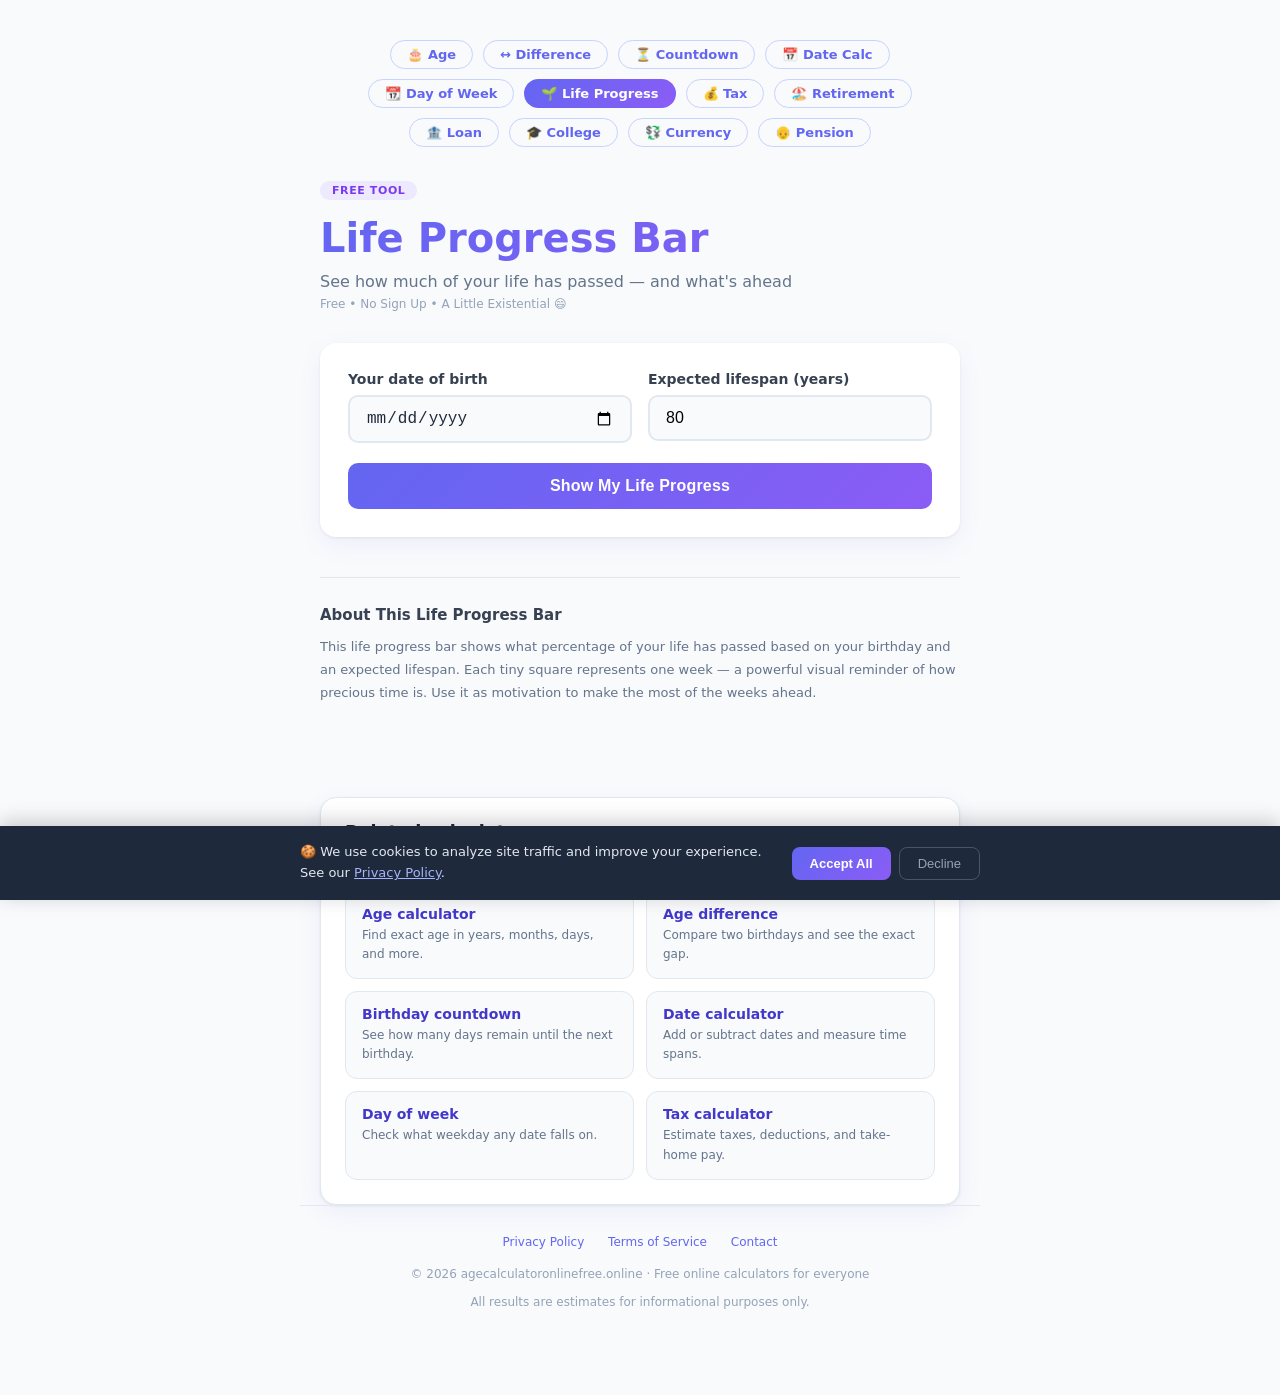
<file: life-progress.html>
<!DOCTYPE html>
<html lang="en">
<head>
  <meta charset="UTF-8">
  <meta name="viewport" content="width=device-width, initial-scale=1.0">
  <title>Life Progress Bar – How Much of Your Life Has Passed?</title>
  <meta name="description" content="See your life as a progress bar. Find out what percentage of your life has passed, how many weeks you've lived, and how many remain. Free, instant, no sign-up.">
  <link rel="icon" href="data:image/svg+xml,<svg xmlns=%22http://www.w3.org/2000/svg%22 viewBox=%220 0 100 100%22><text y=%22.9em%22 font-size=%2290%22>🎂</text></svg>">
  <link rel="stylesheet" href="styles.css">
  <style>
    .life-bar-wrap { margin: 20px 0; }
    .life-bar-label { display: flex; justify-content: space-between; font-size: 13px; color: #64748b; margin-bottom: 8px; }
    .life-bar-track { background: #e2e8f0; border-radius: 99px; height: 20px; overflow: hidden; }
    .life-bar-fill  { height: 100%; border-radius: 99px;
                      background: linear-gradient(90deg, #6366f1, #8b5cf6);
                      transition: width .8s cubic-bezier(.4,0,.2,1); }
    .life-pct { text-align: center; font-size: clamp(2rem,8vw,3.5rem); font-weight: 800;
                background: linear-gradient(135deg,#6366f1,#8b5cf6);
                -webkit-background-clip: text; -webkit-text-fill-color: transparent; background-clip: text;
                margin: 8px 0 4px; }
    .life-sub { text-align: center; font-size: 13px; color: #64748b; margin-bottom: 20px; }
    .weeks-grid { display: grid; gap: 3px; margin: 16px 0; }
    .weeks-grid .wrow { display: flex; gap: 3px; }
    .wk { width: 10px; height: 10px; border-radius: 2px; flex-shrink: 0; }
    .wk.lived { background: #6366f1; }
    .wk.left  { background: #e2e8f0; }
    .grid-note { font-size: 11px; color: #94a3b8; text-align: center; margin-bottom: 16px; }
    .milestones { font-size: 14px; color: #475569; line-height: 2.1; }
    .milestones strong { color: #4f46e5; }
    .milestone-done { color: #94a3b8; text-decoration: line-through; }
    .section-title { font-size: 11px; font-weight: 700; text-transform: uppercase;
      letter-spacing: 1px; color: #94a3b8; margin: 20px 0 10px; }
    .events-list { display: flex; flex-direction: column; gap: 8px; }
    .event-item { display: flex; gap: 12px; align-items: flex-start;
      background: #f8fafc; border-radius: 10px; padding: 10px 14px; }
    .event-icon { font-size: 1.2rem; flex-shrink: 0; margin-top: 1px; }
    .event-text { font-size: 13px; color: #475569; line-height: 1.5; }
    .event-text strong { color: #1e293b; }
    .life-stats-grid { display: grid; grid-template-columns: 1fr 1fr; gap: 10px; }
    .ls-item { background: #f0fdf4; border-radius: 10px; padding: 12px 14px; border-left: 3px solid #22c55e; }
    .ls-val { font-size: 1rem; font-weight: 700; color: #15803d; }
    .ls-lbl { font-size: 11px; color: #64748b; margin-top: 3px; }
  </style>
</head>
<body>
<div class="page">
  <nav class="nav">
    <a href="index.html">🎂 Age</a>
    <a href="age-difference.html">↔ Difference</a>
    <a href="birthday-countdown.html">⏳ Countdown</a>
    <a href="date-calculator.html">📅 Date Calc</a>
    <a href="day-of-week.html">📆 Day of Week</a>
    <a href="life-progress.html" class="active">🌱 Life Progress</a>
    <a href="tax-calculator.html">💰 Tax</a>
    <a href="retirement-calculator.html">🏖️ Retirement</a>
    <a href="loan-calculator.html">🏦 Loan</a>
    <a href="college-cost-calculator.html">🎓 College</a>
    <a href="currency-converter.html">💱 Currency</a>
    <a href="pension-calculator.html">👴 Pension</a>
  </nav>

  <div class="badge">Free Tool</div>
  <h1>Life Progress Bar</h1>
  <p class="subtitle">See how much of your life has passed — and what's ahead</p>
  <p class="trust">Free • No Sign Up • A Little Existential 😄</p>

  <div class="card">
    <div class="two-col">
      <div class="field">
        <label for="dob">Your date of birth</label>
        <input type="date" lang="en" id="dob">
      </div>
      <div class="field">
        <label for="lifespan">Expected lifespan (years)</label>
        <input type="number" id="lifespan" value="80" min="1" max="130"
          style="width:100%;padding:12px 16px;border:2px solid #e2e8f0;border-radius:10px;font-size:16px;outline:none;transition:border-color .2s;background:#f8fafc"
          onfocus="this.style.borderColor='#6366f1';this.style.background='#fff'"
          onblur="this.style.borderColor='#e2e8f0';this.style.background='#f8fafc'">
      </div>
    </div>
    <button class="btn" onclick="calculate()">Show My Life Progress</button>
  </div>

  <div class="card result" id="result">
    <div class="life-pct" id="pct-text"></div>
    <div class="life-sub" id="pct-sub"></div>

    <div class="life-bar-wrap">
      <div class="life-bar-label">
        <span>Birth</span><span id="bar-mid"></span><span id="bar-end"></span>
      </div>
      <div class="life-bar-track">
        <div class="life-bar-fill" id="life-bar" style="width:0"></div>
      </div>
    </div>

    <div class="weeks-grid" id="weeks-grid"></div>
    <div class="grid-note">Each square = 1 week of your life &nbsp;■ lived &nbsp;□ remaining</div>

    <div class="section-title">🌍 The World When You Were Born</div>
    <div class="events-list" id="events-list"></div>

    <div class="section-title">📊 Fun Life Stats</div>
    <div class="life-stats-grid" id="life-stats"></div>

    <div class="section-title">🏁 Age Milestones</div>
    <div class="milestones" id="milestones"></div>
  </div>

  <div class="seo">
    <h2>About This Life Progress Bar</h2>
    <p>This life progress bar shows what percentage of your life has passed based on your birthday and an expected lifespan. Each tiny square represents one week — a powerful visual reminder of how precious time is. Use it as motivation to make the most of the weeks ahead.</p>
  </div>
</div>
<script>
  document.getElementById('dob').max = new Date().toISOString().split('T')[0];

  const MILESTONES = [18, 21, 30, 40, 50, 60, 65, 70, 80, 90, 100];

  // World events by year (1950–2026)
  const WORLD_EVENTS = {
    1950:['🇰🇷 Korean War began','📺 Color TV introduced in the US'],
    1955:['🚌 Rosa Parks refused to give up her bus seat','💉 Polio vaccine declared safe'],
    1960:['🛰️ First weather satellite launched','🎬 Psycho released by Hitchcock'],
    1961:['🚀 Yuri Gagarin became first human in space','🧱 Berlin Wall construction began'],
    1963:['🕊️ Martin Luther King Jr. gave "I Have a Dream" speech','🎙️ JFK assassinated'],
    1965:['🌍 First spacewalk by Alexei Leonov','🎵 The Beatles toured the US'],
    1969:['🌕 Apollo 11 landed on the Moon','🎸 Woodstock festival held'],
    1970:['🌱 First Earth Day celebrated','💾 Floppy disk invented'],
    1971:['🎮 Atari founded','📧 First email sent'],
    1972:['🏓 Nixon visited China','🎬 The Godfather released'],
    1973:['📱 First mobile phone call made','🛢️ Oil crisis began'],
    1975:['🖥️ Microsoft founded by Bill Gates','🎬 Jaws became first summer blockbuster'],
    1976:['🍎 Apple Computer founded','🛸 Viking 1 landed on Mars'],
    1977:['🌌 Star Wars released','🎵 Elvis Presley died'],
    1978:['👶 First test-tube baby born','🕹️ Space Invaders released'],
    1979:['📼 Walkman introduced by Sony','🌋 Mount St. Helens erupted'],
    1980:['🎮 Pac-Man released','🎵 John Lennon shot'],
    1981:['💻 IBM PC launched','🚀 Space Shuttle first flight'],
    1982:['💿 CD player introduced','🎬 E.T. the Extra-Terrestrial released'],
    1983:['📱 Motorola DynaTAC first commercial cell phone','🌐 Internet (TCP/IP) officially launched'],
    1984:['🖥️ Apple Macintosh launched','🎮 Tetris created'],
    1985:['🎵 Live Aid concert raised $125M','🧬 DNA fingerprinting invented'],
    1986:['☢️ Chernobyl nuclear disaster','🚀 Space Shuttle Challenger disaster'],
    1987:['📈 Black Monday stock market crash','🎬 Full Metal Jacket released'],
    1988:['🖥️ First computer worm (Morris Worm) spread','🏅 Seoul Olympics held'],
    1989:['🧱 Berlin Wall fell','🌐 World Wide Web invented by Tim Berners-Lee'],
    1990:['🌍 Nelson Mandela released from prison','🔭 Hubble Space Telescope launched'],
    1991:['🇷🇺 Soviet Union dissolved','🎵 Nirvana released Nevermind'],
    1992:['🌐 First website went live','🏅 Barcelona Olympics held'],
    1993:['🖥️ Windows NT 3.1 released','🎬 Jurassic Park released'],
    1994:['🌐 Amazon and Yahoo founded','🎵 Kurt Cobain died'],
    1995:['🌐 eBay and Craigslist founded','🎬 Toy Story — first Pixar film'],
    1996:['🐑 Dolly the sheep cloned','🎮 Nintendo 64 launched'],
    1997:['🚀 Mars Pathfinder landed on Mars','🎬 Titanic became highest-grossing film'],
    1998:['🌐 Google founded','💊 Viagra approved by FDA'],
    1999:['🌐 Napster launched','🎬 The Matrix released'],
    2000:['🌐 Y2K bug feared worldwide','🎮 PlayStation 2 launched'],
    2001:['💔 9/11 attacks in New York','🎵 iPod launched by Apple'],
    2002:['💶 Euro coins and notes introduced','🎬 Spider-Man became box office hit'],
    2003:['🧬 Human Genome Project completed','🚀 Space Shuttle Columbia disaster'],
    2004:['🌐 Facebook founded','🌊 Indian Ocean tsunami killed 230,000'],
    2005:['🎵 YouTube founded','🌀 Hurricane Katrina devastated New Orleans'],
    2006:['🐦 Twitter launched','🪐 Pluto reclassified as dwarf planet'],
    2007:['📱 First iPhone released','🌐 Netflix began streaming'],
    2008:['💰 Global financial crisis','🏅 Beijing Olympics held'],
    2009:['🌐 Bitcoin created','🎵 Michael Jackson died'],
    2010:['🌐 Instagram launched','🛢️ Deepwater Horizon oil spill'],
    2011:['🌐 Snapchat launched','🕌 Osama bin Laden killed'],
    2012:['🚀 SpaceX Dragon docked with ISS','🎬 The Avengers released'],
    2013:['🤳 Selfie named word of the year','🌐 Edward Snowden leaked NSA documents'],
    2014:['🌐 Ice Bucket Challenge went viral','🛸 Rosetta spacecraft landed on a comet'],
    2015:['🌍 Paris Climate Agreement signed','🎮 Minecraft sold 100M copies'],
    2016:['🤖 AlphaGo defeated world Go champion','🎵 David Bowie and Prince died'],
    2017:['🌐 #MeToo movement went viral','🚀 SpaceX Falcon Heavy first launch'],
    2018:['🤖 AI assistants became mainstream','🌍 Greta Thunberg started climate strikes'],
    2019:['📸 First black hole image captured','🎬 Avengers: Endgame broke box office records'],
    2020:['🦠 COVID-19 pandemic began','🚀 SpaceX launched astronauts to ISS'],
    2021:['💉 COVID vaccines rolled out globally','🔭 James Webb Space Telescope launched'],
    2022:['🇺🇦 Russia invaded Ukraine','🤖 ChatGPT launched by OpenAI'],
    2023:['🤖 AI revolution accelerated','🎬 Barbie and Oppenheimer dominated box office'],
    2024:['🗳️ Record number of global elections','🤖 AI became mainstream in daily life'],
    2025:['🚀 Commercial space tourism expanded','🤖 AI agents became widely deployed'],
    2026:['🌐 AI reshaping every industry','🏅 World Cup preparations underway'],
  };

  function getEvents(year) {
    // Find closest year in data
    const years = Object.keys(WORLD_EVENTS).map(Number);
    const closest = years.reduce((a, b) => Math.abs(b - year) < Math.abs(a - year) ? b : a);
    return WORLD_EVENTS[closest] || [];
  }

  function calculate() {
    const val = document.getElementById('dob').value;
    const lifespan = parseInt(document.getElementById('lifespan').value) || 80;
    if (!val) { alert('Please enter your date of birth.'); return; }

    const dob = new Date(val + 'T00:00:00');
    const now = new Date();
    if (dob > now) { alert('Date of birth cannot be in the future.'); return; }

    const totalMs    = lifespan * 365.25 * 86400000;
    const livedMs    = now - dob;
    const pct        = Math.min(livedMs / totalMs * 100, 100);
    const livedWeeks = Math.floor(livedMs / (7 * 86400000));
    const totalWeeks = Math.floor(lifespan * 52.18);
    const totalDays  = Math.floor(livedMs / 86400000);
    const totalMins  = Math.floor(livedMs / 60000);
    const endYear    = dob.getFullYear() + lifespan;

    document.getElementById('pct-text').textContent = pct.toFixed(1) + '%';
    document.getElementById('pct-sub').textContent =
      `of your life has passed (based on ${lifespan}-year lifespan)`;
    document.getElementById('bar-mid').textContent = `Now (${pct.toFixed(0)}%)`;
    document.getElementById('bar-end').textContent = endYear;

    requestAnimationFrame(() => {
      document.getElementById('life-bar').style.width = pct.toFixed(2) + '%';
    });

    // Weeks grid
    const COLS = 52;
    const grid = document.getElementById('weeks-grid');
    grid.innerHTML = '';
    const renderWeeks = Math.min(totalWeeks, 4160);
    const renderRows  = Math.ceil(renderWeeks / COLS);
    for (let r = 0; r < renderRows; r++) {
      const row = document.createElement('div');
      row.className = 'wrow';
      for (let c = 0; c < COLS; c++) {
        const idx = r * COLS + c;
        if (idx >= renderWeeks) break;
        const sq = document.createElement('div');
        sq.className = 'wk ' + (idx < livedWeeks ? 'lived' : 'left');
        row.appendChild(sq);
      }
      grid.appendChild(row);
    }

    // World events in birth year
    const birthYear = dob.getFullYear();
    const events = getEvents(birthYear);
    const eventsHTML = events.map(e => {
      const parts = e.split(' ');
      const icon = parts[0];
      const text = parts.slice(1).join(' ');
      return `<div class="event-item"><div class="event-icon">${icon}</div><div class="event-text"><strong>${birthYear}:</strong> ${text}</div></div>`;
    }).join('');
    document.getElementById('events-list').innerHTML = eventsHTML ||
      `<div class="event-item"><div class="event-icon">📅</div><div class="event-text">You were born in <strong>${birthYear}</strong> — a year full of history!</div></div>`;

    // Fun life stats
    const currentAge = livedMs / (365.25 * 86400000);
    const sleepYears = (currentAge * 0.33).toFixed(1);
    const mealsEaten = Math.round(totalDays * 3);
    const stepsWalked = Math.round(totalDays * 8000);
    const wordsSpoken = Math.round(totalDays * 16000);
    document.getElementById('life-stats').innerHTML = `
      <div class="ls-item"><div class="ls-val">${sleepYears} yrs</div><div class="ls-lbl">😴 Spent sleeping</div></div>
      <div class="ls-item"><div class="ls-val">${mealsEaten.toLocaleString()}</div><div class="ls-lbl">🍽️ Meals eaten</div></div>
      <div class="ls-item"><div class="ls-val">${(stepsWalked/1e6).toFixed(1)}M</div><div class="ls-lbl">👟 Steps walked</div></div>
      <div class="ls-item"><div class="ls-val">${(wordsSpoken/1e6).toFixed(0)}M</div><div class="ls-lbl">💬 Words spoken</div></div>
    `;

    // Age milestones
    const lines = MILESTONES
      .filter(m => m <= lifespan)
      .map(m => {
        const done = currentAge >= m;
        const cls  = done ? 'milestone-done' : '';
        const icon = done ? '✅' : '⏳';
        return `<span class="${cls}">${icon} Age <strong>${m}</strong> — ${done ? 'reached' : 'in ~' + Math.round(m - currentAge) + ' years'}</span>`;
      });
    document.getElementById('milestones').innerHTML = lines.join('<br>');

    const r = document.getElementById('result');
    r.classList.remove('show'); void r.offsetWidth; r.classList.add('show');
  }
</script>

<!-- Cookie Consent Banner -->
<div id="cookie-banner" style="display:none;position:fixed;bottom:0;left:0;right:0;z-index:9999;
  background:#1e293b;color:#e2e8f0;padding:16px 20px;
  box-shadow:0 -4px 20px rgba(0,0,0,.2)">
  <div style="max-width:680px;margin:0 auto;display:flex;align-items:center;gap:16px;flex-wrap:wrap">
    <div style="flex:1;min-width:200px;font-size:13px;line-height:1.6">
      🍪 We use cookies to analyze site traffic and improve your experience.
      See our <a href="/privacy-policy.html" style="color:#a5b4fc">Privacy Policy</a>.
    </div>
    <div style="display:flex;gap:8px;flex-shrink:0">
      <button onclick="acceptCookies()" style="padding:8px 18px;background:linear-gradient(135deg,#6366f1,#8b5cf6);
        color:#fff;border:none;border-radius:8px;font-size:13px;font-weight:700;cursor:pointer">
        Accept All
      </button>
      <button onclick="declineCookies()" style="padding:8px 18px;background:transparent;
        color:#94a3b8;border:1px solid #475569;border-radius:8px;font-size:13px;cursor:pointer">
        Decline
      </button>
    </div>
  </div>
</div>
<script>
  (function() {
    var consent = localStorage.getItem('cookie_consent');
    if (!consent) document.getElementById('cookie-banner').style.display = 'block';
  })();
  function acceptCookies() {
    localStorage.setItem('cookie_consent', 'accepted');
    document.getElementById('cookie-banner').style.display = 'none';
  }
  function declineCookies() {
    localStorage.setItem('cookie_consent', 'declined');
    document.getElementById('cookie-banner').style.display = 'none';
  }
</script>

<!-- Footer -->
<footer style="max-width:680px;margin:0 auto;padding:24px 20px 80px;
  border-top:1px solid #e2e8f0;text-align:center;font-size:12px;color:#94a3b8;line-height:2">
  <div style="margin-bottom:8px">
    <a href="/privacy-policy.html" style="color:#6366f1;text-decoration:none;margin:0 10px">Privacy Policy</a>
    <a href="/terms-of-service.html" style="color:#6366f1;text-decoration:none;margin:0 10px">Terms of Service</a>
    <a href="mailto:humianjia@gmail.com" style="color:#6366f1;text-decoration:none;margin:0 10px">Contact</a>
  </div>
  <div>© 2026 agecalculatoronlinefree.online · Free online calculators for everyone</div>
  <div style="margin-top:4px">All results are estimates for informational purposes only.</div>
</footer>
<script src="related-calculators.js"></script>
</body>
</html>
</file>
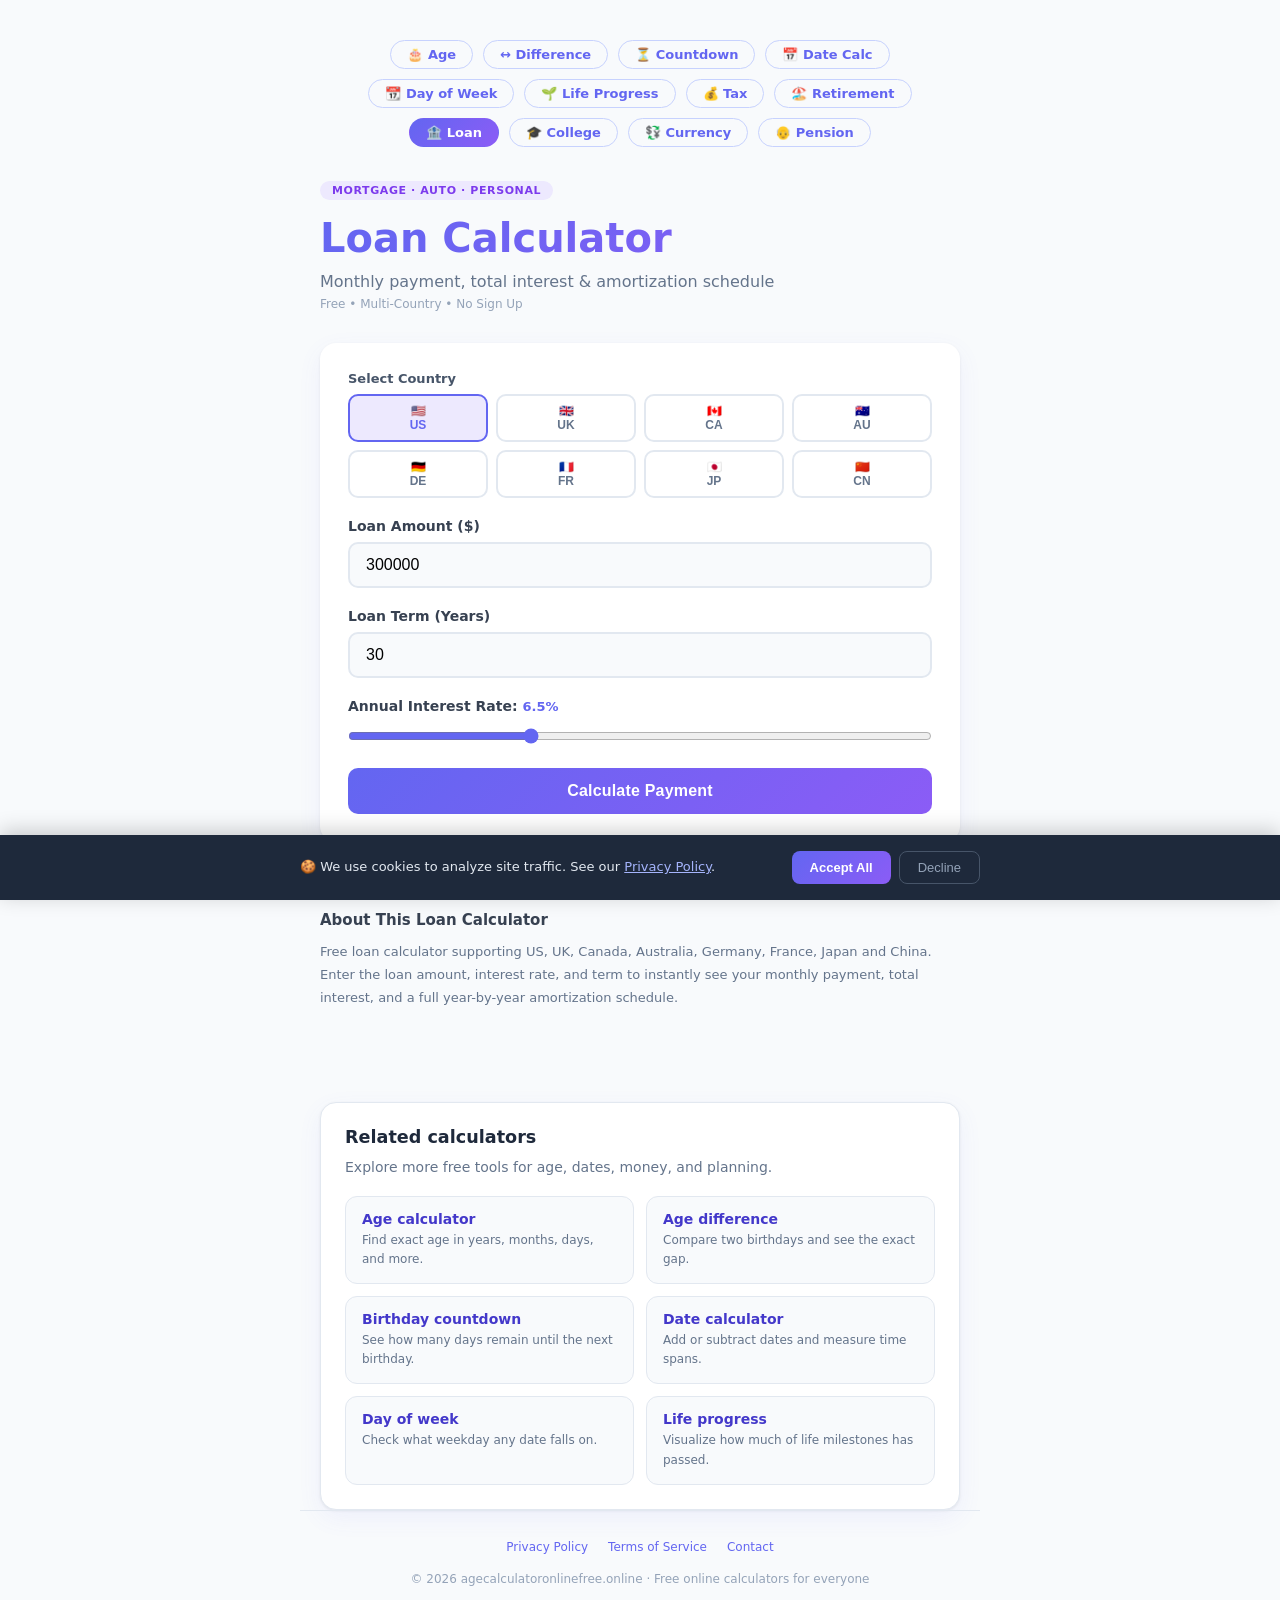
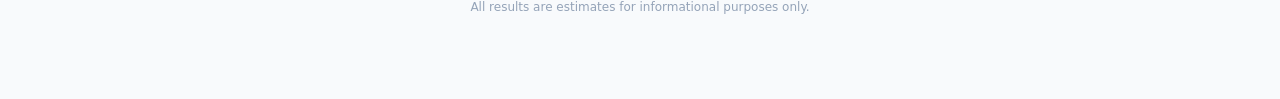
<file: loan-calculator.html>
<!DOCTYPE html>
<html lang="en">
<head>
<meta charset="UTF-8">
<meta name="viewport" content="width=device-width,initial-scale=1">
<title>Loan Calculator – US, UK, Canada, Australia, Germany &amp; More</title>
<meta name="description" content="Free loan calculator for US, UK, Canada, Australia, Germany, France, Japan and China. Calculate monthly payments, total interest and amortization for any loan.">
<link rel="icon" href="data:image/svg+xml,<svg xmlns=%22http://www.w3.org/2000/svg%22 viewBox=%220 0 100 100%22><text y=%22.9em%22 font-size=%2290%22>🏦</text></svg>">
<link rel="stylesheet" href="styles.css">
<style>
.cg{display:grid;grid-template-columns:repeat(4,1fr);gap:8px;margin-bottom:20px}
@media(max-width:480px){.cg{grid-template-columns:repeat(3,1fr)}}
.cb{padding:8px 4px;border:2px solid #e2e8f0;border-radius:10px;background:#fff;font-size:12px;font-weight:600;color:#64748b;cursor:pointer;text-align:center;transition:all .2s}
.cb.active{border-color:#6366f1;color:#6366f1;background:#ede9fe}
.rg{display:grid;grid-template-columns:1fr 1fr;gap:12px;margin-bottom:16px}
.ri{background:#f5f3ff;border-radius:10px;padding:14px;border-left:3px solid #8b5cf6}
.rv{font-size:1.1rem;font-weight:700;color:#4f46e5}
.rl{font-size:12px;color:#64748b;margin-top:3px}
input[type=number]{width:100%;padding:12px 16px;border:2px solid #e2e8f0;border-radius:10px;font-size:16px;outline:none;background:#f8fafc;transition:border-color .2s}
input[type=number]:focus{border-color:#6366f1;background:#fff}
input[type=range]{width:100%;accent-color:#6366f1;margin-top:6px}
.range-val{font-size:13px;font-weight:700;color:#6366f1}
.big-payment{text-align:center;padding:20px;background:linear-gradient(135deg,#6366f1,#8b5cf6);border-radius:14px;color:#fff;margin-bottom:16px}
.big-num{font-size:clamp(2rem,8vw,3rem);font-weight:800}
.big-lbl{font-size:13px;opacity:.85;margin-top:4px}
.amort-toggle{font-size:13px;color:#6366f1;font-weight:600;cursor:pointer;margin-bottom:10px;display:inline-block;background:none;border:1px solid #c7d2fe;border-radius:8px;padding:7px 14px}
.amort-table{display:none;overflow-x:auto}
.amort-table.show{display:block}
table{width:100%;border-collapse:collapse;font-size:12px}
th{background:#f5f3ff;color:#4f46e5;padding:8px;text-align:right;font-weight:700}
th:first-child{text-align:left}
td{padding:7px 8px;border-bottom:1px solid #f1f5f9;text-align:right;color:#475569}
td:first-child{text-align:left;font-weight:600;color:#1e293b}
</style>
</head>
<body>
<div class="page">
<nav class="nav" style="flex-wrap:wrap">
<a href="index.html">🎂 Age</a><a href="age-difference.html">↔ Difference</a><a href="birthday-countdown.html">⏳ Countdown</a><a href="date-calculator.html">📅 Date Calc</a><a href="day-of-week.html">📆 Day of Week</a><a href="life-progress.html">🌱 Life Progress</a><a href="tax-calculator.html">💰 Tax</a><a href="retirement-calculator.html">🏖️ Retirement</a><a href="loan-calculator.html" class="active">🏦 Loan</a><a href="college-cost-calculator.html">🎓 College</a><a href="currency-converter.html">💱 Currency</a><a href="pension-calculator.html">👴 Pension</a>
</nav>

<div class="badge">Mortgage · Auto · Personal</div>
<h1>Loan Calculator</h1>
<p class="subtitle">Monthly payment, total interest &amp; amortization schedule</p>
<p class="trust">Free • Multi-Country • No Sign Up</p>

<div class="card">
  <label class="label" style="font-size:13px;font-weight:600;color:#475569;display:block;margin-bottom:8px">Select Country</label>
  <div class="cg" id="countryGrid"></div>

  <div class="field">
    <label for="principal">Loan Amount (<span id="symLabel">$</span>)</label>
    <input type="number" id="principal" value="300000" min="1000">
  </div>
  <div class="field">
    <label for="term">Loan Term (Years)</label>
    <input type="number" id="term" value="30" min="1" max="50">
  </div>
  <div class="field">
    <label>Annual Interest Rate: <span class="range-val" id="rate-val">6.5%</span></label>
    <input type="range" id="rate" min="0.5" max="20" step="0.1" value="6.5"
      oninput="document.getElementById('rate-val').textContent=parseFloat(this.value).toFixed(1)+'%'">
  </div>
  <button class="btn" onclick="calculate()">Calculate Payment</button>
</div>

<div class="card result" id="result">
  <div class="big-payment">
    <div class="big-num" id="monthly-pay"></div>
    <div class="big-lbl">Monthly Payment</div>
  </div>
  <div class="rg">
    <div class="ri"><div class="rv" id="l-principal"></div><div class="rl">Principal</div></div>
    <div class="ri"><div class="rv" id="l-interest"></div><div class="rl">Total Interest</div></div>
    <div class="ri"><div class="rv" id="l-total"></div><div class="rl">Total Cost</div></div>
    <div class="ri"><div class="rv" id="l-ratio"></div><div class="rl">Interest / Principal</div></div>
  </div>
  <button class="amort-toggle" onclick="toggleAmort()">📋 Show Amortization Schedule ▼</button>
  <div class="amort-table" id="amort-table"></div>
</div>

<div class="seo">
  <h2>About This Loan Calculator</h2>
  <p>Free loan calculator supporting US, UK, Canada, Australia, Germany, France, Japan and China. Enter the loan amount, interest rate, and term to instantly see your monthly payment, total interest, and a full year-by-year amortization schedule.</p>
</div>
</div>

<!-- Cookie Consent Banner -->
<div id="cookie-banner" style="display:none;position:fixed;bottom:0;left:0;right:0;z-index:9999;background:#1e293b;color:#e2e8f0;padding:16px 20px;box-shadow:0 -4px 20px rgba(0,0,0,.2)"><div style="max-width:680px;margin:0 auto;display:flex;align-items:center;gap:16px;flex-wrap:wrap"><div style="flex:1;min-width:200px;font-size:13px;line-height:1.6">🍪 We use cookies to analyze site traffic. See our <a href="/privacy-policy.html" style="color:#a5b4fc">Privacy Policy</a>.</div><div style="display:flex;gap:8px;flex-shrink:0"><button onclick="acceptCookies()" style="padding:8px 18px;background:linear-gradient(135deg,#6366f1,#8b5cf6);color:#fff;border:none;border-radius:8px;font-size:13px;font-weight:700;cursor:pointer">Accept All</button><button onclick="declineCookies()" style="padding:8px 18px;background:transparent;color:#94a3b8;border:1px solid #475569;border-radius:8px;font-size:13px;cursor:pointer">Decline</button></div></div></div>
<script>(function(){var c=localStorage.getItem('cookie_consent');if(!c)document.getElementById('cookie-banner').style.display='block';})();function acceptCookies(){localStorage.setItem('cookie_consent','accepted');document.getElementById('cookie-banner').style.display='none';}function declineCookies(){localStorage.setItem('cookie_consent','declined');document.getElementById('cookie-banner').style.display='none';}</script>
<footer style="max-width:680px;margin:0 auto;padding:24px 20px 80px;border-top:1px solid #e2e8f0;text-align:center;font-size:12px;color:#94a3b8;line-height:2"><div style="margin-bottom:8px"><a href="/privacy-policy.html" style="color:#6366f1;text-decoration:none;margin:0 10px">Privacy Policy</a><a href="/terms-of-service.html" style="color:#6366f1;text-decoration:none;margin:0 10px">Terms of Service</a><a href="mailto:humianjia@gmail.com" style="color:#6366f1;text-decoration:none;margin:0 10px">Contact</a></div><div>© 2026 agecalculatoronlinefree.online · Free online calculators for everyone</div><div style="margin-top:4px">All results are estimates for informational purposes only.</div></footer>

<script>
const COUNTRIES = [
  {code:'US',flag:'🇺🇸',label:'US',sym:'$',rate:6.5},
  {code:'UK',flag:'🇬🇧',label:'UK',sym:'£',rate:5.5},
  {code:'CA',flag:'🇨🇦',label:'CA',sym:'CA$',rate:5.8},
  {code:'AU',flag:'🇦🇺',label:'AU',sym:'A$',rate:6.2},
  {code:'DE',flag:'🇩🇪',label:'DE',sym:'€',rate:4.0},
  {code:'FR',flag:'🇫🇷',label:'FR',sym:'€',rate:4.2},
  {code:'JP',flag:'🇯🇵',label:'JP',sym:'¥',rate:1.5},
  {code:'CN',flag:'🇨🇳',label:'CN',sym:'¥',rate:4.2}
];
let activeSym = '$';

(function buildGrid(){
  const g = document.getElementById('countryGrid');
  COUNTRIES.forEach((c,i) => {
    const b = document.createElement('button');
    b.className = 'cb' + (i===0?' active':'');
    b.innerHTML = c.flag + '<br>' + c.label;
    b.onclick = () => {
      document.querySelectorAll('.cb').forEach(x=>x.classList.remove('active'));
      b.classList.add('active');
      activeSym = c.sym;
      document.getElementById('symLabel').textContent = c.sym;
      const sl = document.getElementById('rate');
      sl.value = c.rate;
      document.getElementById('rate-val').textContent = c.rate.toFixed(1) + '%';
    };
    g.appendChild(b);
  });
})();

function fmt(n) {
  if (activeSym === '¥') return activeSym + Math.round(n).toLocaleString();
  return activeSym + n.toLocaleString('en',{minimumFractionDigits:2,maximumFractionDigits:2});
}

function calculate() {
  const P = parseFloat(document.getElementById('principal').value) || 0;
  const years = parseInt(document.getElementById('term').value) || 0;
  const annRate = parseFloat(document.getElementById('rate').value) / 100;
  if (P <= 0 || years <= 0) { alert('Please enter valid loan amount and term.'); return; }
  const n = years * 12, r = annRate / 12;
  const monthly = r === 0 ? P/n : P*(r*Math.pow(1+r,n))/(Math.pow(1+r,n)-1);
  const totalCost = monthly * n;
  const totalInterest = totalCost - P;

  document.getElementById('monthly-pay').textContent = fmt(monthly);
  document.getElementById('l-principal').textContent = fmt(P);
  document.getElementById('l-interest').textContent = fmt(totalInterest);
  document.getElementById('l-total').textContent = fmt(totalCost);
  document.getElementById('l-ratio').textContent = (totalInterest/P*100).toFixed(0) + '%';

  let balance = P, rows = '';
  for (let y = 1; y <= years; y++) {
    let yPrin = 0, yInt = 0;
    for (let m = 0; m < 12; m++) {
      const ip = balance * r, pp = monthly - ip;
      yInt += ip; yPrin += pp; balance -= pp;
    }
    rows += `<tr><td>Year ${y}</td><td>${fmt(monthly)}</td><td>${fmt(yPrin)}</td><td>${fmt(yInt)}</td><td>${fmt(Math.max(balance,0))}</td></tr>`;
  }
  document.getElementById('amort-table').innerHTML =
    `<table><thead><tr><th>Period</th><th>Payment</th><th>Principal</th><th>Interest</th><th>Balance</th></tr></thead><tbody>${rows}</tbody></table>`;
  document.getElementById('amort-table').classList.remove('show');

  const el = document.getElementById('result');
  el.classList.remove('show'); void el.offsetWidth; el.classList.add('show');
}

function toggleAmort() {
  const t = document.getElementById('amort-table');
  const btn = document.querySelector('.amort-toggle');
  t.classList.toggle('show');
  btn.textContent = t.classList.contains('show') ? '📋 Hide Amortization Schedule ▲' : '📋 Show Amortization Schedule ▼';
}
</script>
<script src="related-calculators.js"></script>
</body>
</html>
</file>
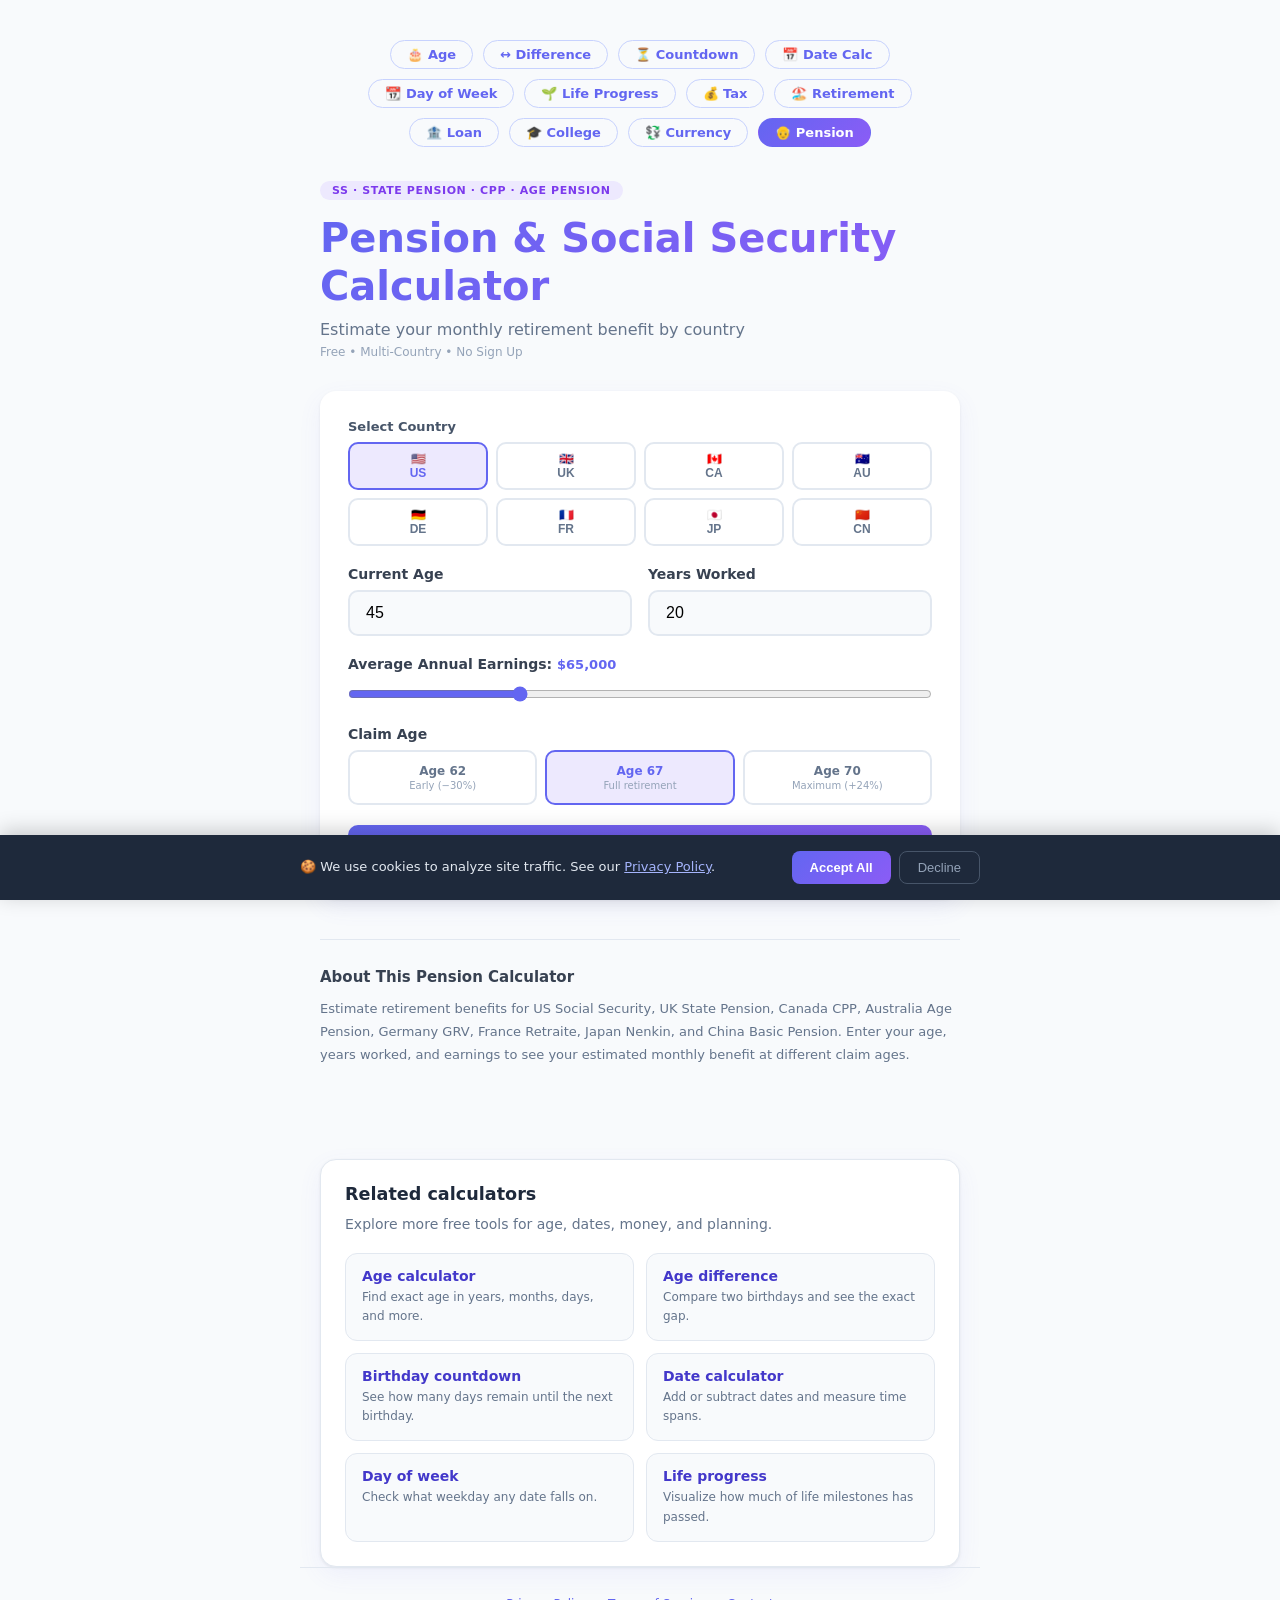
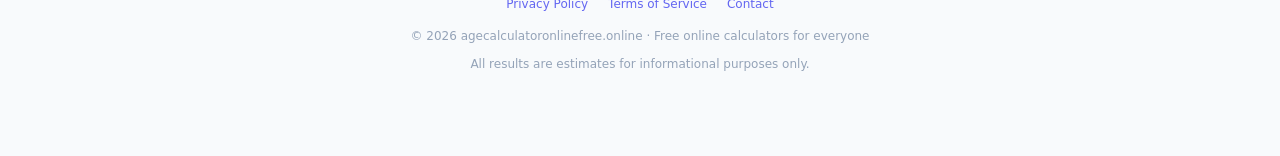
<file: pension-calculator.html>
<!DOCTYPE html>
<html lang="en">
<head>
<meta charset="UTF-8">
<meta name="viewport" content="width=device-width,initial-scale=1">
<title>Pension &amp; Social Security Calculator – US, UK, Canada, Australia &amp; More</title>
<meta name="description" content="Free pension calculator for US Social Security, UK State Pension, Canada CPP, Australia Age Pension and more. Estimate your monthly retirement benefit.">
<link rel="icon" href="data:image/svg+xml,<svg xmlns=%22http://www.w3.org/2000/svg%22 viewBox=%220 0 100 100%22><text y=%22.9em%22 font-size=%2290%22>👴</text></svg>">
<link rel="stylesheet" href="styles.css">
<style>
.cg{display:grid;grid-template-columns:repeat(4,1fr);gap:8px;margin-bottom:20px}
@media(max-width:480px){.cg{grid-template-columns:repeat(3,1fr)}}
.cb{padding:8px 4px;border:2px solid #e2e8f0;border-radius:10px;background:#fff;font-size:12px;font-weight:600;color:#64748b;cursor:pointer;text-align:center;transition:all .2s}
.cb.active{border-color:#6366f1;color:#6366f1;background:#ede9fe}
.rg{display:grid;grid-template-columns:1fr 1fr;gap:12px;margin-bottom:16px}
.ri{background:#f5f3ff;border-radius:10px;padding:14px;border-left:3px solid #8b5cf6}
.rv{font-size:1.1rem;font-weight:700;color:#4f46e5}
.rl{font-size:12px;color:#64748b;margin-top:3px}
input[type=number]{width:100%;padding:12px 16px;border:2px solid #e2e8f0;border-radius:10px;font-size:16px;outline:none;background:#f8fafc;transition:border-color .2s}
input[type=number]:focus{border-color:#6366f1;background:#fff}
input[type=range]{width:100%;accent-color:#6366f1;margin-top:6px}
.range-val{font-size:13px;font-weight:700;color:#6366f1}
.age-opts{display:grid;grid-template-columns:repeat(3,1fr);gap:8px;margin-bottom:16px}
.age-opt{padding:12px 6px;border:2px solid #e2e8f0;border-radius:10px;background:#fff;font-size:12px;font-weight:600;color:#64748b;cursor:pointer;text-align:center;transition:all .2s}
.age-opt.active{border-color:#6366f1;color:#6366f1;background:#ede9fe}
.age-opt small{display:block;font-weight:400;color:#94a3b8;margin-top:2px}
.big-benefit{text-align:center;padding:16px 0 8px}
.big-num{font-size:clamp(2rem,8vw,3rem);font-weight:800;background:linear-gradient(135deg,#6366f1,#8b5cf6);-webkit-background-clip:text;-webkit-text-fill-color:transparent;background-clip:text}
.comp-row{display:flex;align-items:center;gap:10px;margin-bottom:8px;font-size:13px}
.comp-bar-wrap{flex:1;background:#e2e8f0;border-radius:99px;height:10px;overflow:hidden}
.comp-bar{height:100%;border-radius:99px;transition:width .6s ease}
.comp-label{width:80px;color:#64748b}
.comp-amt{width:90px;text-align:right;font-weight:700;color:#4f46e5}
</style>
</head>
<body>
<div class="page">
<nav class="nav" style="flex-wrap:wrap">
<a href="index.html">🎂 Age</a><a href="age-difference.html">↔ Difference</a><a href="birthday-countdown.html">⏳ Countdown</a><a href="date-calculator.html">📅 Date Calc</a><a href="day-of-week.html">📆 Day of Week</a><a href="life-progress.html">🌱 Life Progress</a><a href="tax-calculator.html">💰 Tax</a><a href="retirement-calculator.html">🏖️ Retirement</a><a href="loan-calculator.html">🏦 Loan</a><a href="college-cost-calculator.html">🎓 College</a><a href="currency-converter.html">💱 Currency</a><a href="pension-calculator.html" class="active">👴 Pension</a>
</nav>

<div class="badge">SS · State Pension · CPP · Age Pension</div>
<h1>Pension &amp; Social Security Calculator</h1>
<p class="subtitle">Estimate your monthly retirement benefit by country</p>
<p class="trust">Free • Multi-Country • No Sign Up</p>

<div class="card">
  <label class="label" style="font-size:13px;font-weight:600;color:#475569;display:block;margin-bottom:8px">Select Country</label>
  <div class="cg" id="countryGrid"></div>

  <div class="two-col">
    <div class="field">
      <label for="cur-age">Current Age</label>
      <input type="number" id="cur-age" value="45" min="18" max="69">
    </div>
    <div class="field">
      <label for="work-years">Years Worked</label>
      <input type="number" id="work-years" value="20" min="0" max="50">
    </div>
  </div>
  <div class="field">
    <label>Average Annual Earnings: <span class="range-val" id="earn-val">$65,000</span></label>
    <input type="range" id="earnings" min="10000" max="200000" step="1000" value="65000"
      oninput="updateEarnLabel(this.value)">
  </div>
  <div class="field">
    <label>Claim Age</label>
    <div class="age-opts" id="ageOpts"></div>
  </div>
  <button class="btn" onclick="calculate()">Estimate My Benefit</button>
</div>

<div class="card result" id="result">
  <div class="big-benefit">
    <div class="big-num" id="monthly-benefit"></div>
    <div style="font-size:13px;color:#64748b;margin-top:4px" id="benefit-sub"></div>
  </div>
  <div class="rg">
    <div class="ri"><div class="rv" id="p-annual"></div><div class="rl">Annual benefit</div></div>
    <div class="ri"><div class="rv" id="p-lifetime"></div><div class="rl">Lifetime benefit (to 85)</div></div>
    <div class="ri"><div class="rv" id="p-fra"></div><div class="rl">Full retirement age benefit</div></div>
    <div class="ri"><div class="rv" id="p-breakeven"></div><div class="rl">Break-even vs early claim</div></div>
  </div>
  <div style="font-size:11px;font-weight:700;text-transform:uppercase;letter-spacing:1px;color:#94a3b8;margin-bottom:10px">Benefit by Claim Age</div>
  <div id="comp-bars"></div>
  <div style="font-size:11px;color:#94a3b8;margin-top:12px" id="result-note"></div>
</div>

<div class="seo">
  <h2>About This Pension Calculator</h2>
  <p>Estimate retirement benefits for US Social Security, UK State Pension, Canada CPP, Australia Age Pension, Germany GRV, France Retraite, Japan Nenkin, and China Basic Pension. Enter your age, years worked, and earnings to see your estimated monthly benefit at different claim ages.</p>
</div>
</div>

<!-- Cookie Consent Banner -->
<div id="cookie-banner" style="display:none;position:fixed;bottom:0;left:0;right:0;z-index:9999;background:#1e293b;color:#e2e8f0;padding:16px 20px;box-shadow:0 -4px 20px rgba(0,0,0,.2)"><div style="max-width:680px;margin:0 auto;display:flex;align-items:center;gap:16px;flex-wrap:wrap"><div style="flex:1;min-width:200px;font-size:13px;line-height:1.6">🍪 We use cookies to analyze site traffic. See our <a href="/privacy-policy.html" style="color:#a5b4fc">Privacy Policy</a>.</div><div style="display:flex;gap:8px;flex-shrink:0"><button onclick="acceptCookies()" style="padding:8px 18px;background:linear-gradient(135deg,#6366f1,#8b5cf6);color:#fff;border:none;border-radius:8px;font-size:13px;font-weight:700;cursor:pointer">Accept All</button><button onclick="declineCookies()" style="padding:8px 18px;background:transparent;color:#94a3b8;border:1px solid #475569;border-radius:8px;font-size:13px;cursor:pointer">Decline</button></div></div></div>
<script>(function(){var c=localStorage.getItem('cookie_consent');if(!c)document.getElementById('cookie-banner').style.display='block';})();function acceptCookies(){localStorage.setItem('cookie_consent','accepted');document.getElementById('cookie-banner').style.display='none';}function declineCookies(){localStorage.setItem('cookie_consent','declined');document.getElementById('cookie-banner').style.display='none';}</script>
<footer style="max-width:680px;margin:0 auto;padding:24px 20px 80px;border-top:1px solid #e2e8f0;text-align:center;font-size:12px;color:#94a3b8;line-height:2"><div style="margin-bottom:8px"><a href="/privacy-policy.html" style="color:#6366f1;text-decoration:none;margin:0 10px">Privacy Policy</a><a href="/terms-of-service.html" style="color:#6366f1;text-decoration:none;margin:0 10px">Terms of Service</a><a href="mailto:humianjia@gmail.com" style="color:#6366f1;text-decoration:none;margin:0 10px">Contact</a></div><div>© 2026 agecalculatoronlinefree.online · Free online calculators for everyone</div><div style="margin-top:4px">All results are estimates for informational purposes only.</div></footer>

<script>
// Country definitions
const COUNTRIES = [
  {
    code:'US', flag:'🇺🇸', label:'US', sym:'$',
    fra:67, earningsMax:200000,
    claimAges:[{age:62,label:'Age 62',sub:'Early (−30%)'},{age:67,label:'Age 67',sub:'Full retirement'},{age:70,label:'Age 70',sub:'Maximum (+24%)'}],
    note:'Estimate only. Visit ssa.gov for your official estimate.',
    calc(earnings, workYrs, claimAge, curAge) {
      const totalWork = Math.min(workYrs + Math.max(claimAge - curAge, 0), 35);
      const aime = (earnings * totalWork / 35) / 12;
      let pia = 0;
      if (aime <= 1174)      pia = aime * 0.90;
      else if (aime <= 7078) pia = 1174*0.90 + (aime-1174)*0.32;
      else                   pia = 1174*0.90 + (7078-1174)*0.32 + (aime-7078)*0.15;
      const adjust = (age) => {
        if (age === 67) return pia;
        if (age < 67) {
          const me = (67-age)*12;
          const red = me<=36 ? me*(5/9/100) : 36*(5/9/100)+(me-36)*(5/12/100);
          return pia*(1-red);
        }
        return pia*(1+(age-67)*0.08);
      };
      return {early:adjust(62), fra:adjust(67), max:adjust(70), chosen:adjust(claimAge)};
    }
  },
  {
    code:'UK', flag:'🇬🇧', label:'UK', sym:'£',
    fra:67, earningsMax:100000,
    claimAges:[{age:67,label:'Age 67',sub:'State Pension age'},{age:68,label:'Age 68',sub:'+5.8%/yr deferral'},{age:70,label:'Age 70',sub:'+17.4% total'}],
    note:'Full new State Pension requires 35 qualifying years. Visit gov.uk for your forecast.',
    calc(earnings, workYrs, claimAge) {
      const fullWeekly = 221.20;
      const fullAnnual = fullWeekly * 52;
      const base = fullAnnual * Math.min(workYrs, 35) / 35;
      const adjust = (age) => age <= 67 ? base : base * (1 + (age-67)*0.058);
      return {early:adjust(67), fra:adjust(67), max:adjust(70), chosen:adjust(claimAge)};
    }
  },
  {
    code:'CA', flag:'🇨🇦', label:'CA', sym:'CA$',
    fra:65, earningsMax:150000,
    claimAges:[{age:60,label:'Age 60',sub:'Early (−36%)'},{age:65,label:'Age 65',sub:'Full CPP'},{age:70,label:'Age 70',sub:'Maximum (+42%)'}],
    note:'Max CPP 2024: CA$1,364.60/mo. Visit canada.ca for your Statement of Contributions.',
    calc(earnings, workYrs, claimAge) {
      const maxMonthly = 1364.60;
      const base = maxMonthly * Math.min(workYrs, 39) / 39;
      const adjust = (age) => {
        if (age === 65) return base;
        if (age < 65)  return base * (1 - (65-age)*0.072);
        return base * (1 + (age-65)*0.084);
      };
      return {early:adjust(60), fra:adjust(65), max:adjust(70), chosen:adjust(claimAge)};
    }
  },
  {
    code:'AU', flag:'🇦🇺', label:'AU', sym:'A$',
    fra:67, earningsMax:200000,
    claimAges:[{age:67,label:'Age 67',sub:'Pension age'},{age:67,label:'Age 67',sub:'(no early option)'},{age:67,label:'Age 67',sub:'Max benefit'}],
    note:'Age Pension is means-tested. Max single rate shown. Visit servicesaustralia.gov.au.',
    calc(earnings, workYrs, claimAge) {
      const maxAnnual = 29754; // A$1144.40/fortnight × 26
      const base = maxAnnual / 12;
      return {early:base, fra:base, max:base, chosen:base};
    }
  },
  {
    code:'DE', flag:'🇩🇪', label:'DE', sym:'€',
    fra:67, earningsMax:150000,
    claimAges:[{age:63,label:'Age 63',sub:'Early (−14.4%)'},{age:67,label:'Age 67',sub:'Full pension'},{age:70,label:'Age 70',sub:'+9% bonus'}],
    note:'Based on Entgeltpunkte × Rentenwert (€37.60). Avg earnings ~€45,358/yr.',
    calc(earnings, workYrs, claimAge) {
      const avgEarnings = 45358;
      const pensionValue = 37.60;
      const points = (earnings / avgEarnings) * workYrs;
      const base = points * pensionValue;
      const adjust = (age) => {
        if (age === 67) return base;
        if (age < 67)  return base * (1 - (67-age)*0.036);
        return base * (1 + (age-67)*0.06);
      };
      return {early:adjust(63), fra:adjust(67), max:adjust(70), chosen:adjust(claimAge)};
    }
  },
  {
    code:'FR', flag:'🇫🇷', label:'FR', sym:'€',
    fra:64, earningsMax:150000,
    claimAges:[{age:62,label:'Age 62',sub:'Minimum age'},{age:64,label:'Age 64',sub:'Full retirement'},{age:67,label:'Age 67',sub:'No reduction'}],
    note:'50% of avg best 25 years, up to SS ceiling (€46,368). Requires 172 quarters for full pension.',
    calc(earnings, workYrs, claimAge) {
      const ceiling = 46368;
      const cappedEarnings = Math.min(earnings, ceiling);
      const base = cappedEarnings * 0.50 / 12;
      // Reduction: 1.25% per missing quarter (max 20 quarters = 25%)
      const quartersWorked = workYrs * 4;
      const missingQ = Math.max(172 - quartersWorked, 0);
      const reduction = Math.min(missingQ * 0.0125, 0.25);
      const fraBase = base * (1 - reduction);
      const adjust = (age) => {
        if (age >= 67) return base; // no reduction at 67+
        if (age === 64) return fraBase;
        if (age < 64) return fraBase * (1 - (64-age)*0.05);
        return fraBase;
      };
      return {early:adjust(62), fra:adjust(64), max:adjust(67), chosen:adjust(claimAge)};
    }
  },
  {
    code:'JP', flag:'🇯🇵', label:'JP', sym:'¥',
    fra:65, earningsMax:15000000,
    claimAges:[{age:60,label:'Age 60',sub:'Early (−24%)'},{age:65,label:'Age 65',sub:'Full pension'},{age:70,label:'Age 70',sub:'Maximum (+42%)'}],
    note:'Basic Kokumin Nenkin + Kosei Nenkin (employee). Visit nenkin.go.jp for your record.',
    calc(earnings, workYrs, claimAge) {
      // Basic pension: ¥816,000/yr for 40 years, pro-rated
      const basicAnnual = 816000 * Math.min(workYrs, 40) / 40;
      // Employee pension: avg ~¥1.5M/yr, scaled by earnings ratio
      const avgSalary = 4500000;
      const empAnnual = 1500000 * (earnings / avgSalary) * (workYrs / 40);
      const totalAnnual = basicAnnual + empAnnual;
      const base = totalAnnual / 12;
      const adjust = (age) => {
        if (age === 65) return base;
        if (age < 65)  return base * (1 - (65-age)*0.048);
        return base * (1 + (age-65)*0.084);
      };
      return {early:adjust(60), fra:adjust(65), max:adjust(70), chosen:adjust(claimAge)};
    }
  },
  {
    code:'CN', flag:'🇨🇳', label:'CN', sym:'¥',
    fra:60, earningsMax:1000000,
    claimAges:[{age:60,label:'Age 60',sub:'Standard age'},{age:60,label:'Age 60',sub:'(no early option)'},{age:60,label:'Age 60',sub:'Standard'}],
    note:'Basic pension formula: (provincial avg + indexed personal salary)/2 × years × 1%.',
    calc(earnings, workYrs, claimAge) {
      const provincialAvg = 90000; // approx annual
      const indexedSalary = earnings;
      const monthly = ((provincialAvg + indexedSalary) / 2) * workYrs * 0.01 / 12;
      return {early:monthly, fra:monthly, max:monthly, chosen:monthly};
    }
  }
];

let activeCountry = COUNTRIES[0];
let claimAge = 67;

function updateEarnLabel(val) {
  const sym = activeCountry.sym;
  const n = parseInt(val);
  document.getElementById('earn-val').textContent = sym + n.toLocaleString();
}

function buildGrid() {
  const g = document.getElementById('countryGrid');
  COUNTRIES.forEach((c,i) => {
    const b = document.createElement('button');
    b.className = 'cb' + (i===0?' active':'');
    b.innerHTML = c.flag + '<br>' + c.label;
    b.onclick = () => {
      document.querySelectorAll('.cb').forEach(x=>x.classList.remove('active'));
      b.classList.add('active');
      activeCountry = c;
      claimAge = c.fra;
      updateEarnLabel(document.getElementById('earnings').value);
      buildAgeOpts();
    };
    g.appendChild(b);
  });
}

function buildAgeOpts() {
  const c = activeCountry;
  const opts = document.getElementById('ageOpts');
  opts.innerHTML = '';
  c.claimAges.forEach((o,i) => {
    const b = document.createElement('div');
    b.className = 'age-opt' + (i===1?' active':'');
    b.innerHTML = o.label + '<small>' + o.sub + '</small>';
    b.onclick = () => {
      document.querySelectorAll('.age-opt').forEach(x=>x.classList.remove('active'));
      b.classList.add('active');
      claimAge = o.age;
    };
    opts.appendChild(b);
    if (i===1) claimAge = o.age;
  });
}

function fmt(n) {
  const sym = activeCountry.sym;
  if (sym === '¥') return sym + Math.round(n).toLocaleString();
  return sym + Math.round(n).toLocaleString();
}

function calculate() {
  const curAge  = parseInt(document.getElementById('cur-age').value) || 45;
  const workYrs = parseInt(document.getElementById('work-years').value) || 20;
  const earnings = parseInt(document.getElementById('earnings').value) || 65000;
  const c = activeCountry;

  const res = c.calc(earnings, workYrs, claimAge, curAge);
  const chosen = res.chosen;
  const fraMonthly = res.fra;
  const earlyMonthly = res.early;
  const maxMonthly = res.max;

  const yearsCollecting = Math.max(85 - claimAge, 0);
  const lifetime = chosen * 12 * yearsCollecting;

  // Break-even vs early claim
  let breakEvenText = 'N/A';
  if (claimAge > c.claimAges[0].age && earlyMonthly > 0) {
    const earlyAge = c.claimAges[0].age;
    const upfrontLoss = earlyMonthly * 12 * (claimAge - earlyAge);
    const monthlyGain = chosen - earlyMonthly;
    if (monthlyGain > 0) {
      const beYrs = Math.round(upfrontLoss / (monthlyGain * 12));
      breakEvenText = 'Age ' + (claimAge + beYrs);
    }
  }

  document.getElementById('monthly-benefit').textContent = fmt(chosen) + '/mo';
  document.getElementById('benefit-sub').textContent = `Estimated benefit if you claim at age ${claimAge}`;
  document.getElementById('p-annual').textContent   = fmt(chosen * 12);
  document.getElementById('p-lifetime').textContent = fmt(lifetime);
  document.getElementById('p-fra').textContent      = fmt(fraMonthly) + '/mo';
  document.getElementById('p-breakeven').textContent = breakEvenText;
  document.getElementById('result-note').textContent = '⚠️ ' + c.note;

  const maxB = Math.max(earlyMonthly, fraMonthly, maxMonthly, 0.01);
  const bars = [
    {label: 'Age ' + c.claimAges[0].age, val: earlyMonthly, color:'#f59e0b'},
    {label: 'Age ' + c.claimAges[1].age, val: fraMonthly,   color:'#6366f1'},
    {label: 'Age ' + c.claimAges[2].age, val: maxMonthly,   color:'#10b981'},
  ];
  document.getElementById('comp-bars').innerHTML = bars.map(b =>
    `<div class="comp-row">
      <div class="comp-label">${b.label}</div>
      <div class="comp-bar-wrap"><div class="comp-bar" style="width:${(b.val/maxB*100).toFixed(1)}%;background:${b.color}"></div></div>
      <div class="comp-amt">${fmt(b.val)}/mo</div>
    </div>`
  ).join('');

  const el = document.getElementById('result');
  el.classList.remove('show'); void el.offsetWidth; el.classList.add('show');
}

buildGrid();
buildAgeOpts();
</script>
<script src="related-calculators.js"></script>
</body>
</html>
</file>
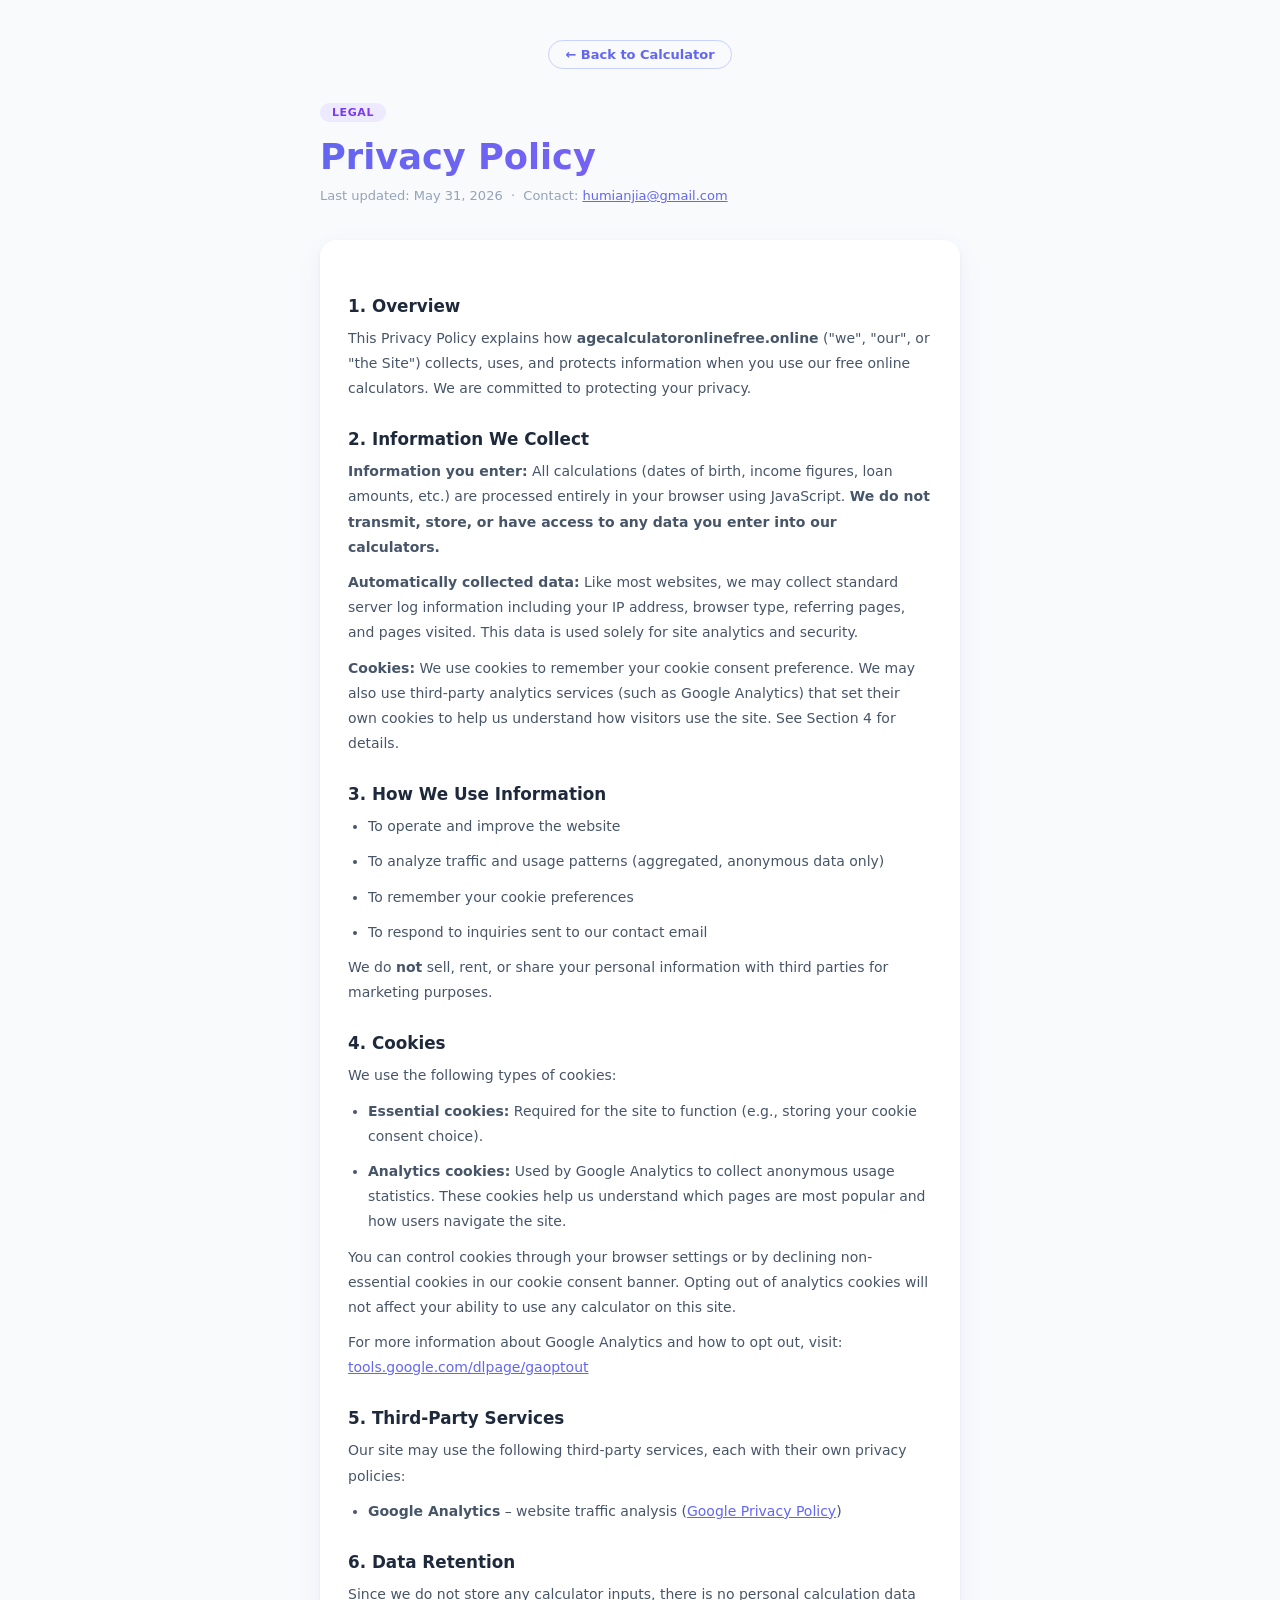
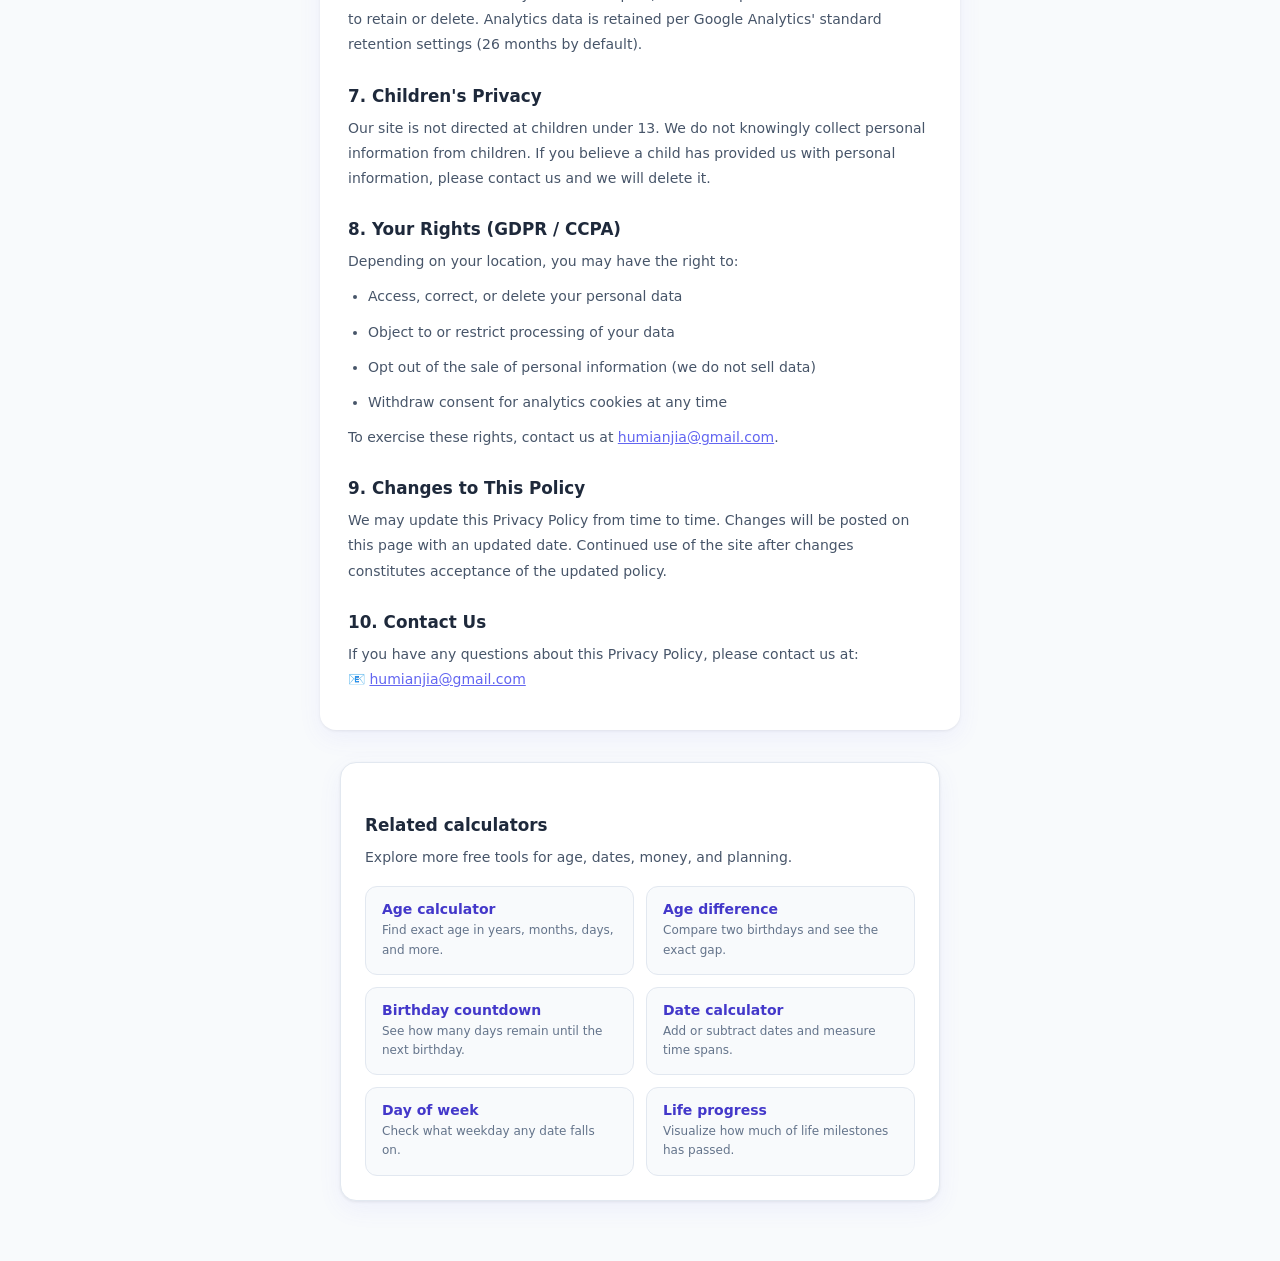
<file: privacy-policy.html>
<!DOCTYPE html>
<html lang="en">
<head>
  <meta charset="UTF-8">
  <meta name="viewport" content="width=device-width, initial-scale=1.0">
  <title>Privacy Policy – Age Calculator Online Free</title>
  <meta name="description" content="Privacy Policy for agecalculatoronlinefree.online. Learn how we handle your data, cookies, and personal information.">
  <link rel="icon" href="data:image/svg+xml,<svg xmlns=%22http://www.w3.org/2000/svg%22 viewBox=%220 0 100 100%22><text y=%22.9em%22 font-size=%2290%22>🔒</text></svg>">
  <link rel="stylesheet" href="styles.css">
  <style>
    .legal { max-width: 680px; margin: 0 auto; padding: 40px 20px 60px; }
    .legal h1 { font-size: clamp(1.6rem,5vw,2.2rem); font-weight:800;
      background:linear-gradient(135deg,#6366f1,#8b5cf6);
      -webkit-background-clip:text;-webkit-text-fill-color:transparent;background-clip:text;
      margin-bottom:6px; }
    .legal .meta { font-size:13px; color:#94a3b8; margin-bottom:32px; }
    .legal h2 { font-size:1.05rem; font-weight:700; color:#1e293b; margin:28px 0 10px; }
    .legal p, .legal li { font-size:14px; color:#475569; line-height:1.8; margin-bottom:10px; }
    .legal ul { padding-left:20px; }
    .legal a { color:#6366f1; }
    .legal .card { background:#fff; border-radius:16px; padding:28px;
      box-shadow:0 1px 3px rgba(0,0,0,.07),0 8px 24px rgba(99,102,241,.07); }
  </style>
</head>
<body>
<div class="legal">
  <nav class="nav" style="margin-bottom:32px">
    <a href="index.html">← Back to Calculator</a>
  </nav>

  <div class="badge">Legal</div>
  <h1>Privacy Policy</h1>
  <p class="meta">Last updated: May 31, 2026 &nbsp;·&nbsp; Contact: <a href="mailto:humianjia@gmail.com">humianjia@gmail.com</a></p>

  <div class="card">

    <h2>1. Overview</h2>
    <p>This Privacy Policy explains how <strong>agecalculatoronlinefree.online</strong> ("we", "our", or "the Site") collects, uses, and protects information when you use our free online calculators. We are committed to protecting your privacy.</p>

    <h2>2. Information We Collect</h2>
    <p><strong>Information you enter:</strong> All calculations (dates of birth, income figures, loan amounts, etc.) are processed entirely in your browser using JavaScript. <strong>We do not transmit, store, or have access to any data you enter into our calculators.</strong></p>
    <p><strong>Automatically collected data:</strong> Like most websites, we may collect standard server log information including your IP address, browser type, referring pages, and pages visited. This data is used solely for site analytics and security.</p>
    <p><strong>Cookies:</strong> We use cookies to remember your cookie consent preference. We may also use third-party analytics services (such as Google Analytics) that set their own cookies to help us understand how visitors use the site. See Section 4 for details.</p>

    <h2>3. How We Use Information</h2>
    <ul>
      <li>To operate and improve the website</li>
      <li>To analyze traffic and usage patterns (aggregated, anonymous data only)</li>
      <li>To remember your cookie preferences</li>
      <li>To respond to inquiries sent to our contact email</li>
    </ul>
    <p>We do <strong>not</strong> sell, rent, or share your personal information with third parties for marketing purposes.</p>

    <h2>4. Cookies</h2>
    <p>We use the following types of cookies:</p>
    <ul>
      <li><strong>Essential cookies:</strong> Required for the site to function (e.g., storing your cookie consent choice).</li>
      <li><strong>Analytics cookies:</strong> Used by Google Analytics to collect anonymous usage statistics. These cookies help us understand which pages are most popular and how users navigate the site.</li>
    </ul>
    <p>You can control cookies through your browser settings or by declining non-essential cookies in our cookie consent banner. Opting out of analytics cookies will not affect your ability to use any calculator on this site.</p>
    <p>For more information about Google Analytics and how to opt out, visit: <a href="https://tools.google.com/dlpage/gaoptout" target="_blank" rel="noopener">tools.google.com/dlpage/gaoptout</a></p>

    <h2>5. Third-Party Services</h2>
    <p>Our site may use the following third-party services, each with their own privacy policies:</p>
    <ul>
      <li><strong>Google Analytics</strong> – website traffic analysis (<a href="https://policies.google.com/privacy" target="_blank" rel="noopener">Google Privacy Policy</a>)</li>
    </ul>

    <h2>6. Data Retention</h2>
    <p>Since we do not store any calculator inputs, there is no personal calculation data to retain or delete. Analytics data is retained per Google Analytics' standard retention settings (26 months by default).</p>

    <h2>7. Children's Privacy</h2>
    <p>Our site is not directed at children under 13. We do not knowingly collect personal information from children. If you believe a child has provided us with personal information, please contact us and we will delete it.</p>

    <h2>8. Your Rights (GDPR / CCPA)</h2>
    <p>Depending on your location, you may have the right to:</p>
    <ul>
      <li>Access, correct, or delete your personal data</li>
      <li>Object to or restrict processing of your data</li>
      <li>Opt out of the sale of personal information (we do not sell data)</li>
      <li>Withdraw consent for analytics cookies at any time</li>
    </ul>
    <p>To exercise these rights, contact us at <a href="mailto:humianjia@gmail.com">humianjia@gmail.com</a>.</p>

    <h2>9. Changes to This Policy</h2>
    <p>We may update this Privacy Policy from time to time. Changes will be posted on this page with an updated date. Continued use of the site after changes constitutes acceptance of the updated policy.</p>

    <h2>10. Contact Us</h2>
    <p>If you have any questions about this Privacy Policy, please contact us at:<br>
    📧 <a href="mailto:humianjia@gmail.com">humianjia@gmail.com</a></p>

  </div>
</div>
<script src="related-calculators.js"></script>
</body>
</html>
</file>
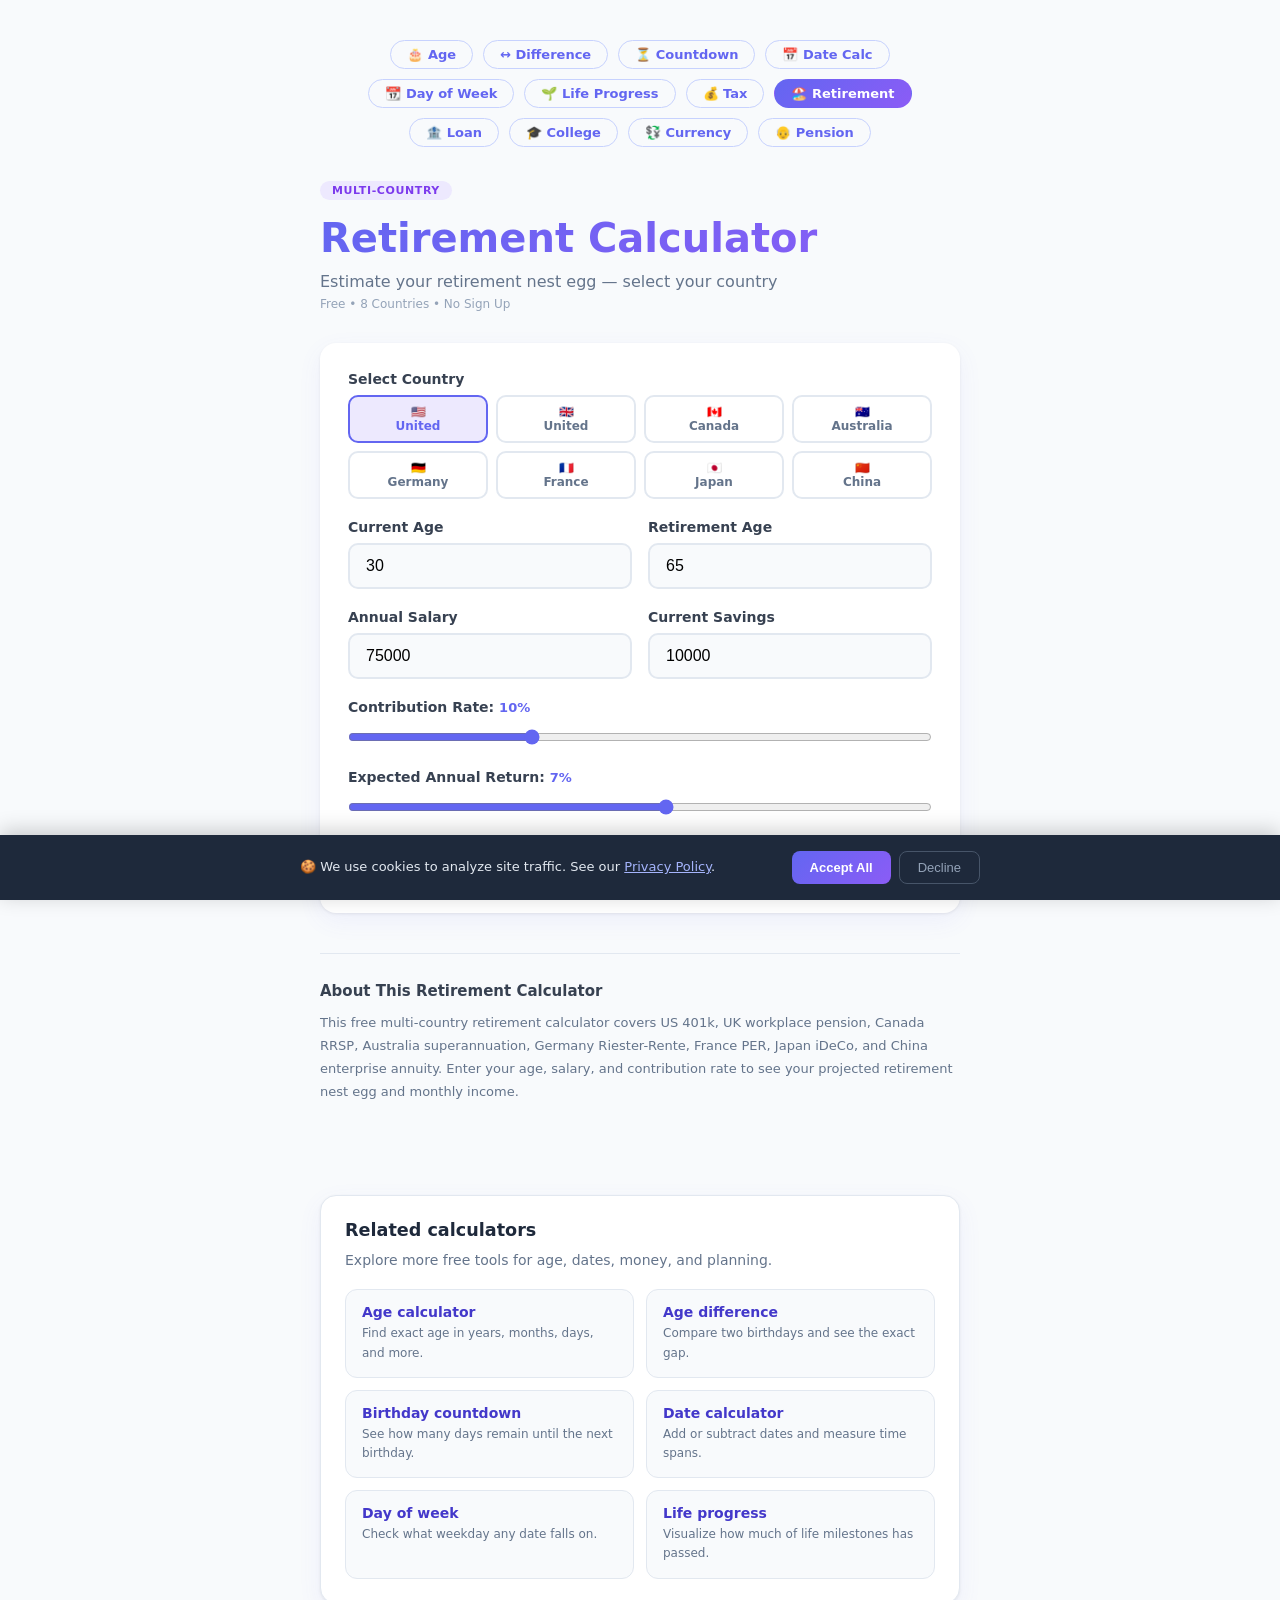
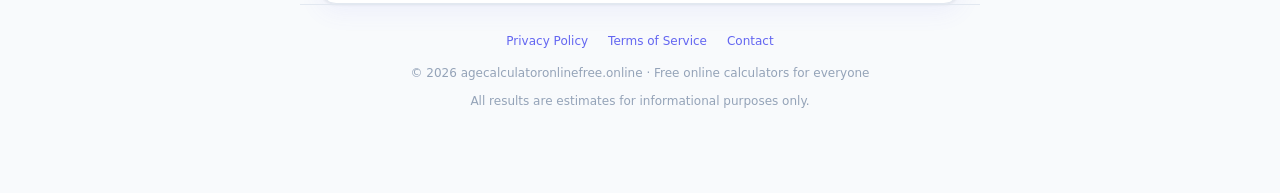
<file: retirement-calculator.html>
<!DOCTYPE html>
<html lang="en">
<head>
  <meta charset="UTF-8">
  <meta name="viewport" content="width=device-width, initial-scale=1.0">
  <title>Retirement Calculator – US, UK, Canada, Australia, Germany & More</title>
  <meta name="description" content="Free retirement savings calculator for US 401k, UK pension, Canada RRSP, Australia superannuation and more. Estimate your nest egg and monthly retirement income.">
  <link rel="icon" href="data:image/svg+xml,<svg xmlns=%22http://www.w3.org/2000/svg%22 viewBox=%220 0 100 100%22><text y=%22.9em%22 font-size=%2290%22>🏖️</text></svg>">
  <link rel="stylesheet" href="styles.css">
  <style>
    input[type="number"],input[type="range"]{width:100%}
    input[type="number"]{padding:12px 16px;border:2px solid #e2e8f0;border-radius:10px;font-size:16px;outline:none;background:#f8fafc;transition:border-color .2s}
    input[type="number"]:focus{border-color:#6366f1;background:#fff}
    input[type="range"]{accent-color:#6366f1;margin-top:6px}
    .rv{font-size:13px;font-weight:700;color:#6366f1}
    .cg{display:grid;grid-template-columns:repeat(4,1fr);gap:8px;margin-bottom:20px}
    @media(max-width:480px){.cg{grid-template-columns:repeat(3,1fr)}}
    .cb{padding:8px 4px;border:2px solid #e2e8f0;border-radius:10px;background:#fff;font-size:12px;font-weight:600;color:#64748b;cursor:pointer;text-align:center;transition:all .2s}
    .cb.active{border-color:#6366f1;color:#6366f1;background:#ede9fe}
    .rg{display:grid;grid-template-columns:1fr 1fr;gap:12px;margin-bottom:16px}
    .ri{background:#f5f3ff;border-radius:10px;padding:14px;border-left:3px solid #8b5cf6}
    .rv2{font-size:1.1rem;font-weight:700;color:#4f46e5}
    .rl{font-size:12px;color:#64748b;margin-top:3px}
    .bn{font-size:clamp(2rem,8vw,3rem);font-weight:800;background:linear-gradient(135deg,#6366f1,#8b5cf6);-webkit-background-clip:text;-webkit-text-fill-color:transparent;background-clip:text}
    .pt{background:#e2e8f0;border-radius:99px;height:14px;overflow:hidden;margin:8px 0}
    .pf{height:100%;border-radius:99px;background:linear-gradient(90deg,#6366f1,#8b5cf6);transition:width .8s ease}
    .ot{background:#f0fdf4;border:1px solid #bbf7d0;border-radius:10px;padding:12px 16px;font-size:14px;font-weight:600;color:#166534;margin-bottom:12px}
    .ft{background:#fef2f2;border:1px solid #fecaca;border-radius:10px;padding:12px 16px;font-size:14px;font-weight:600;color:#991b1b;margin-bottom:12px}
  </style>
</head>
<body>
<div class="page">
  <nav class="nav" style="flex-wrap:wrap">
    <a href="index.html">🎂 Age</a><a href="age-difference.html">↔ Difference</a><a href="birthday-countdown.html">⏳ Countdown</a><a href="date-calculator.html">📅 Date Calc</a><a href="day-of-week.html">📆 Day of Week</a><a href="life-progress.html">🌱 Life Progress</a><a href="tax-calculator.html">💰 Tax</a><a href="retirement-calculator.html" class="active">🏖️ Retirement</a><a href="loan-calculator.html">🏦 Loan</a><a href="college-cost-calculator.html">🎓 College</a><a href="currency-converter.html">💱 Currency</a><a href="pension-calculator.html">👴 Pension</a>
  </nav>
  <div class="badge">Multi-Country</div>
  <h1>Retirement Calculator</h1>
  <p class="subtitle">Estimate your retirement nest egg — select your country</p>
  <p class="trust">Free • 8 Countries • No Sign Up</p>
  <div class="card">
    <div class="field"><label>Select Country</label><div class="cg" id="cg"></div></div>
    <div class="two-col">
      <div class="field"><label for="age">Current Age</label><input type="number" id="age" value="30" min="18" max="70"></div>
      <div class="field"><label for="ra">Retirement Age</label><input type="number" id="ra" value="65" min="50" max="80"></div>
    </div>
    <div class="two-col">
      <div class="field"><label for="sal">Annual Salary</label><input type="number" id="sal" value="75000" min="0"></div>
      <div class="field"><label for="sav">Current Savings</label><input type="number" id="sav" value="10000" min="0"></div>
    </div>
    <div class="field"><label>Contribution Rate: <span class="rv" id="cv">10%</span></label><input type="range" id="cr" min="1" max="30" value="10" oninput="document.getElementById('cv').textContent=this.value+'%'"></div>
    <div class="field"><label>Expected Annual Return: <span class="rv" id="rv">7%</span></label><input type="range" id="rr" min="1" max="12" value="7" oninput="document.getElementById('rv').textContent=this.value+'%'"></div>
    <button class="btn" onclick="calc()">Calculate Retirement Savings</button>
  </div>
  <div class="card result" id="result">
    <div style="text-align:center;padding:12px 0 8px"><div class="bn" id="ne"></div><div style="font-size:13px;color:#64748b;margin-top:4px">Estimated nest egg at retirement</div></div>
    <div id="tm"></div>
    <div class="rg">
      <div class="ri"><div class="rv2" id="r1"></div><div class="rl">Years to retirement</div></div>
      <div class="ri"><div class="rv2" id="r2"></div><div class="rl" id="l2">Monthly contribution</div></div>
      <div class="ri"><div class="rv2" id="r3"></div><div class="rl">Total contributed</div></div>
      <div class="ri"><div class="rv2" id="r4"></div><div class="rl">Investment growth</div></div>
      <div class="ri"><div class="rv2" id="r5"></div><div class="rl">Monthly income (4% rule)</div></div>
      <div class="ri"><div class="rv2" id="r6"></div><div class="rl" id="l6">Employer contribution</div></div>
    </div>
    <div style="font-size:12px;color:#64748b;margin-bottom:6px">Progress toward retirement goal</div>
    <div class="pt"><div class="pf" id="pb" style="width:0"></div></div>
  </div>
  <div class="seo"><h2>About This Retirement Calculator</h2><p>This free multi-country retirement calculator covers US 401k, UK workplace pension, Canada RRSP, Australia superannuation, Germany Riester-Rente, France PER, Japan iDeCo, and China enterprise annuity. Enter your age, salary, and contribution rate to see your projected retirement nest egg and monthly income.</p></div>
</div>
<script>
const C={
  US:{flag:'🇺🇸',name:'United States',sym:'$',em:.03,cl:'401k contribution',el:'Employer match (3%)'},
  UK:{flag:'🇬🇧',name:'United Kingdom',sym:'£',em:.03,cl:'Employee contribution',el:'Employer contribution (3%)'},
  CA:{flag:'🇨🇦',name:'Canada',sym:'CA$',em:0,cl:'RRSP contribution',el:'Employer DPSP'},
  AU:{flag:'🇦🇺',name:'Australia',sym:'A$',em:.11,cl:'Voluntary contribution',el:'Super guarantee (11%)'},
  DE:{flag:'🇩🇪',name:'Germany',sym:'€',em:.02,cl:'Employee contribution',el:'Employer contribution'},
  FR:{flag:'🇫🇷',name:'France',sym:'€',em:.02,cl:'Employee contribution',el:'Employer contribution'},
  JP:{flag:'🇯🇵',name:'Japan',sym:'¥',em:0,cl:'iDeCo contribution',el:'Employer DB'},
  CN:{flag:'🇨🇳',name:'China',sym:'¥',em:.08,cl:'Employee contribution',el:'Employer contribution (8%)'},
};
let _c='US';
function bg(){document.getElementById('cg').innerHTML=Object.entries(C).map(([k,v])=>`<div class="cb${k===_c?' active':''}" onclick="sc('${k}')">${v.flag}<br>${v.name.split(' ')[0]}</div>`).join('');}
function sc(k){_c=k;bg();document.getElementById('l2').textContent=C[k].cl;document.getElementById('l6').textContent=C[k].el;document.getElementById('result').classList.remove('show');}
function f(n,s){return s+Math.round(n).toLocaleString();}
function calc(){
  const age=+document.getElementById('age').value||30,ra=+document.getElementById('ra').value||65;
  const sal=+document.getElementById('sal').value||75000,sav=+document.getElementById('sav').value||0;
  const cp=+document.getElementById('cr').value/100,ar=+document.getElementById('rr').value/100;
  if(ra<=age){alert('Retirement age must be greater than current age.');return;}
  const c=C[_c],y=ra-age,mr=ar/12,m=y*12,mc=(sal*cp)/12,mm=(sal*c.em)/12;
  const fv=sav*Math.pow(1+ar,y)+(mc+mm)*((Math.pow(1+mr,m)-1)/mr);
  const tc=mc*m,tm=mm*m,g=fv-sav-tc-tm,tgt=sal*.8*25,s=c.sym;
  document.getElementById('ne').textContent=f(fv,s);
  document.getElementById('tm').innerHTML=fv>=tgt?`<div class="ot">✅ On track! Projected savings exceed ${f(tgt,s)}.</div>`:`<div class="ft">⚠️ May fall short of ${f(tgt,s)}. Consider increasing contributions.</div>`;
  document.getElementById('r1').textContent=y+' years';
  document.getElementById('r2').textContent=f(mc,s);
  document.getElementById('r3').textContent=f(tc,s);
  document.getElementById('r4').textContent=f(g,s);
  document.getElementById('r5').textContent=f(fv*.04/12,s)+'/mo';
  document.getElementById('r6').textContent=f(tm,s);
  requestAnimationFrame(()=>{document.getElementById('pb').style.width=Math.min(fv/1e6*100,100).toFixed(1)+'%';});
  const r=document.getElementById('result');r.classList.remove('show');void r.offsetWidth;r.classList.add('show');
}
bg();sc('US');
</script>
<!-- Cookie Consent Banner -->
<div id="cookie-banner" style="display:none;position:fixed;bottom:0;left:0;right:0;z-index:9999;background:#1e293b;color:#e2e8f0;padding:16px 20px;box-shadow:0 -4px 20px rgba(0,0,0,.2)"><div style="max-width:680px;margin:0 auto;display:flex;align-items:center;gap:16px;flex-wrap:wrap"><div style="flex:1;min-width:200px;font-size:13px;line-height:1.6">🍪 We use cookies to analyze site traffic. See our <a href="/privacy-policy.html" style="color:#a5b4fc">Privacy Policy</a>.</div><div style="display:flex;gap:8px;flex-shrink:0"><button onclick="acceptCookies()" style="padding:8px 18px;background:linear-gradient(135deg,#6366f1,#8b5cf6);color:#fff;border:none;border-radius:8px;font-size:13px;font-weight:700;cursor:pointer">Accept All</button><button onclick="declineCookies()" style="padding:8px 18px;background:transparent;color:#94a3b8;border:1px solid #475569;border-radius:8px;font-size:13px;cursor:pointer">Decline</button></div></div></div>
<script>(function(){var c=localStorage.getItem('cookie_consent');if(!c)document.getElementById('cookie-banner').style.display='block';})();function acceptCookies(){localStorage.setItem('cookie_consent','accepted');document.getElementById('cookie-banner').style.display='none';}function declineCookies(){localStorage.setItem('cookie_consent','declined');document.getElementById('cookie-banner').style.display='none';}</script>
<footer style="max-width:680px;margin:0 auto;padding:24px 20px 80px;border-top:1px solid #e2e8f0;text-align:center;font-size:12px;color:#94a3b8;line-height:2"><div style="margin-bottom:8px"><a href="/privacy-policy.html" style="color:#6366f1;text-decoration:none;margin:0 10px">Privacy Policy</a><a href="/terms-of-service.html" style="color:#6366f1;text-decoration:none;margin:0 10px">Terms of Service</a><a href="mailto:humianjia@gmail.com" style="color:#6366f1;text-decoration:none;margin:0 10px">Contact</a></div><div>© 2026 agecalculatoronlinefree.online · Free online calculators for everyone</div><div style="margin-top:4px">All results are estimates for informational purposes only.</div></footer>
<script src="related-calculators.js"></script>
</body>
</html>
</file>
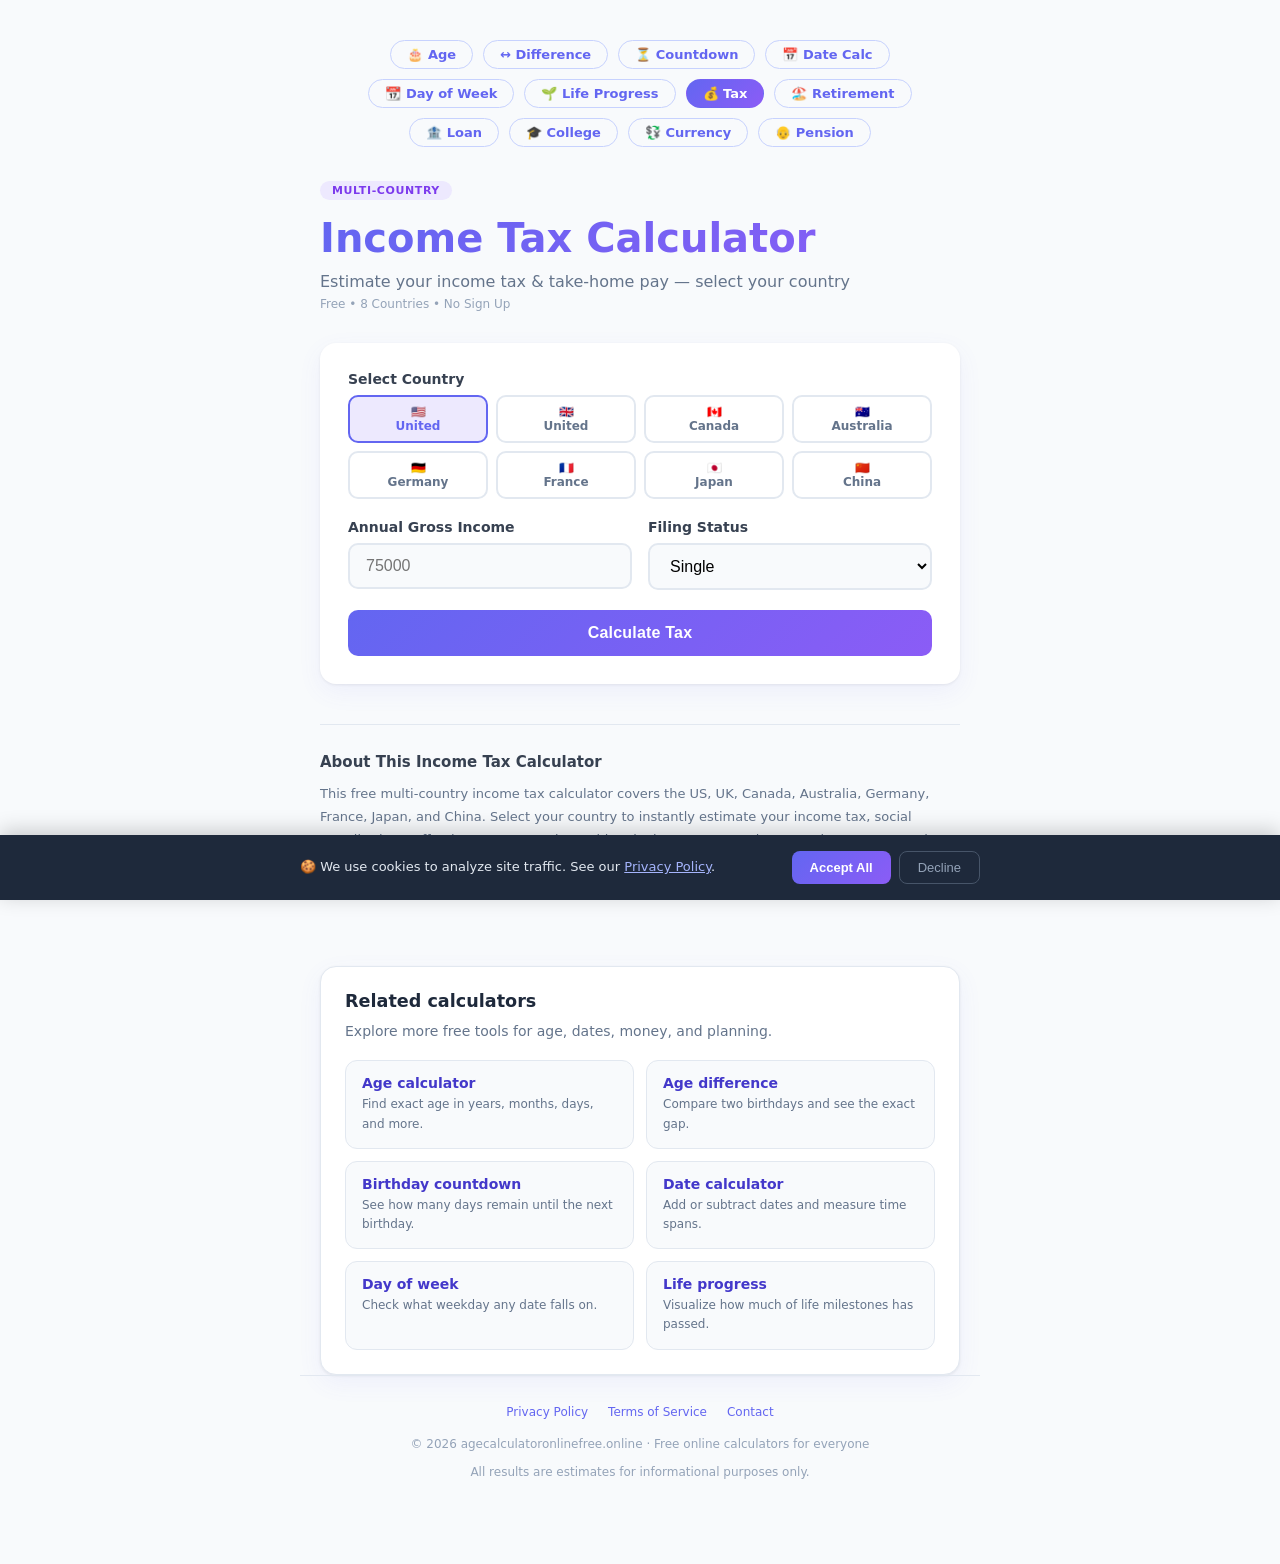
<file: tax-calculator.html>
<!DOCTYPE html>
<html lang="en">
<head>
  <meta charset="UTF-8">
  <meta name="viewport" content="width=device-width, initial-scale=1.0">
  <title>Income Tax Calculator – US, UK, Canada, Australia, Germany, China</title>
  <meta name="description" content="Free income tax calculator for US, UK, Canada, Australia, Germany, France, Japan, China and more. Estimate your tax, effective rate, and take-home pay instantly.">
  <link rel="icon" href="data:image/svg+xml,<svg xmlns=%22http://www.w3.org/2000/svg%22 viewBox=%220 0 100 100%22><text y=%22.9em%22 font-size=%2290%22>💰</text></svg>">
  <link rel="stylesheet" href="styles.css">
  <style>
    input[type="number"],select{width:100%;padding:12px 16px;border:2px solid #e2e8f0;border-radius:10px;font-size:16px;outline:none;background:#f8fafc;transition:border-color .2s}
    input[type="number"]:focus,select:focus{border-color:#6366f1;background:#fff}
    .country-grid{display:grid;grid-template-columns:repeat(4,1fr);gap:8px;margin-bottom:20px}
    @media(max-width:480px){.country-grid{grid-template-columns:repeat(3,1fr)}}
    .c-btn{padding:8px 4px;border:2px solid #e2e8f0;border-radius:10px;background:#fff;font-size:12px;font-weight:600;color:#64748b;cursor:pointer;text-align:center;transition:all .2s}
    .c-btn.active{border-color:#6366f1;color:#6366f1;background:#ede9fe}
    .sum-grid{display:grid;grid-template-columns:1fr 1fr;gap:12px;margin-bottom:16px}
    .sum-item{background:#f5f3ff;border-radius:10px;padding:14px;border-left:3px solid #8b5cf6}
    .sum-val{font-size:1.15rem;font-weight:700;color:#4f46e5}
    .sum-lbl{font-size:12px;color:#64748b;margin-top:3px}
    .bracket-row{display:flex;align-items:center;gap:10px;margin-bottom:6px;font-size:13px}
    .b-bar-wrap{flex:1;background:#e2e8f0;border-radius:99px;height:8px;overflow:hidden}
    .b-bar{height:100%;border-radius:99px;background:linear-gradient(90deg,#6366f1,#8b5cf6);transition:width .6s}
    .b-label{width:90px;color:#64748b}.b-amt{width:90px;text-align:right;font-weight:600;color:#4f46e5}
  </style>
</head>
<body>
<div class="page">
  <nav class="nav" style="flex-wrap:wrap">
    <a href="index.html">🎂 Age</a><a href="age-difference.html">↔ Difference</a><a href="birthday-countdown.html">⏳ Countdown</a><a href="date-calculator.html">📅 Date Calc</a><a href="day-of-week.html">📆 Day of Week</a><a href="life-progress.html">🌱 Life Progress</a><a href="tax-calculator.html" class="active">💰 Tax</a><a href="retirement-calculator.html">🏖️ Retirement</a><a href="loan-calculator.html">🏦 Loan</a><a href="college-cost-calculator.html">🎓 College</a><a href="currency-converter.html">💱 Currency</a><a href="pension-calculator.html">👴 Pension</a>
  </nav>

  <div class="badge">Multi-Country</div>
  <h1>Income Tax Calculator</h1>
  <p class="subtitle">Estimate your income tax & take-home pay — select your country</p>
  <p class="trust">Free • 8 Countries • No Sign Up</p>

  <div class="card">
    <div class="field"><label>Select Country</label>
      <div class="country-grid" id="country-grid"></div>
    </div>
    <div class="two-col">
      <div class="field"><label for="income">Annual Gross Income</label>
        <input type="number" id="income" placeholder="75000" min="0">
      </div>
      <div class="field"><label for="filing">Filing Status</label>
        <select id="filing"></select>
      </div>
    </div>
    <button class="btn" onclick="calculate()">Calculate Tax</button>
  </div>

  <div class="card result" id="result">
    <div class="result-main" id="main-text"></div>
    <div class="sum-grid">
      <div class="sum-item"><div class="sum-val" id="s-tax"></div><div class="sum-lbl" id="s-tax-lbl">Income Tax</div></div>
      <div class="sum-item"><div class="sum-val" id="s-social"></div><div class="sum-lbl" id="s-social-lbl">Social Contributions</div></div>
      <div class="sum-item"><div class="sum-val" id="s-takehome"></div><div class="sum-lbl">Take-Home / Year</div></div>
      <div class="sum-item"><div class="sum-val" id="s-monthly"></div><div class="sum-lbl">Take-Home / Month</div></div>
      <div class="sum-item"><div class="sum-val" id="s-effective"></div><div class="sum-lbl">Effective Tax Rate</div></div>
      <div class="sum-item"><div class="sum-val" id="s-marginal"></div><div class="sum-lbl">Marginal Rate</div></div>
    </div>
    <div style="font-size:11px;font-weight:700;text-transform:uppercase;letter-spacing:1px;color:#94a3b8;margin:16px 0 10px">📊 Tax Bracket Breakdown</div>
    <div id="brackets"></div>
  </div>

  <div class="seo">
    <h2>About This Income Tax Calculator</h2>
    <p>This free multi-country income tax calculator covers the US, UK, Canada, Australia, Germany, France, Japan, and China. Select your country to instantly estimate your income tax, social contributions, effective tax rate, and monthly take-home pay. Results are estimates — consult a tax professional for exact figures.</p>
  </div>
</div>
<script>
const COUNTRIES = {
  US:{flag:'🇺🇸',name:'United States',currency:'$',socialLabel:'FICA (SS+Medicare)',
    filingOptions:[['single','Single'],['married','Married Filing Jointly'],['hoh','Head of Household']],
    stdDed:{single:14600,married:29200,hoh:21900},
    brackets:{
      single:[[11600,.10],[47150,.12],[100525,.22],[191950,.24],[243725,.32],[609350,.35],[Infinity,.37]],
      married:[[23200,.10],[94300,.12],[201050,.22],[383900,.24],[487450,.32],[731200,.35],[Infinity,.37]],
      hoh:[[16550,.10],[63100,.12],[100500,.22],[191950,.24],[243700,.32],[609350,.35],[Infinity,.37]]
    },
    social:(inc)=>Math.min(inc,168600)*.062+inc*.0145
  },
  UK:{flag:'🇬🇧',name:'United Kingdom',currency:'£',socialLabel:'National Insurance',
    filingOptions:[['standard','Standard']],
    stdDed:{standard:12570},
    brackets:{standard:[[12570,0],[50270,.20],[125140,.40],[Infinity,.45]]},
    social:(inc)=>inc>12570?Math.min(inc,50270-12570)*.12+Math.max(0,inc-50270)*.02:0
  },
  CA:{flag:'🇨🇦',name:'Canada',currency:'CA$',socialLabel:'CPP + EI',
    filingOptions:[['standard','Standard']],
    stdDed:{standard:15705},
    brackets:{standard:[[55867,.15],[111733,.205],[154906,.26],[220000,.29],[Infinity,.33]]},
    social:(inc)=>Math.min(inc,68500)*.0595+Math.min(inc,63200)*.0166
  },
  AU:{flag:'🇦🇺',name:'Australia',currency:'A$',socialLabel:'Medicare Levy',
    filingOptions:[['resident','Resident'],['nonresident','Non-Resident']],
    stdDed:{resident:18200,nonresident:0},
    brackets:{
      resident:[[18200,0],[45000,.19],[120000,.325],[180000,.37],[Infinity,.45]],
      nonresident:[[0,.325],[120000,.37],[180000,.45],[Infinity,.45]]
    },
    social:(inc)=>inc>23226?inc*.02:0
  },
  DE:{flag:'🇩🇪',name:'Germany',currency:'€',socialLabel:'Social Insurance (~20%)',
    filingOptions:[['single','Single (Class I)'],['married','Married (Class III)']],
    stdDed:{single:10908,married:21816},
    brackets:{
      single:[[10908,0],[15999,.14],[62809,.42],[277825,.45],[Infinity,.45]],
      married:[[21816,0],[31998,.14],[125618,.42],[555650,.45],[Infinity,.45]]
    },
    social:(inc)=>inc*.195
  },
  FR:{flag:'🇫🇷',name:'France',currency:'€',socialLabel:'Social Charges (~22%)',
    filingOptions:[['standard','Standard']],
    stdDed:{standard:10777},
    brackets:{standard:[[11294,0],[28797,.11],[82341,.30],[177106,.41],[Infinity,.45]]},
    social:(inc)=>inc*.22
  },
  JP:{flag:'🇯🇵',name:'Japan',currency:'¥',socialLabel:'Social Insurance (~15%)',
    filingOptions:[['standard','Standard']],
    stdDed:{standard:480000},
    brackets:{standard:[[1950000,.05],[3300000,.10],[6950000,.20],[9000000,.23],[18000000,.33],[40000000,.40],[Infinity,.45]]},
    social:(inc)=>inc*.15
  },
  CN:{flag:'🇨🇳',name:'China',currency:'¥',socialLabel:'Social Insurance (~23%)',
    filingOptions:[['standard','Standard']],
    stdDed:{standard:60000},
    brackets:{standard:[[36000,.03],[144000,.10],[300000,.20],[420000,.25],[660000,.30],[960000,.35],[Infinity,.45]]},
    social:(inc)=>inc*.23
  }
};

let _country = 'US';

function buildCountryGrid(){
  document.getElementById('country-grid').innerHTML = Object.entries(COUNTRIES).map(([k,v])=>
    `<div class="c-btn${k===_country?' active':''}" onclick="selectCountry('${k}')">${v.flag}<br>${v.name.split(' ')[0]}</div>`
  ).join('');
}

function selectCountry(code){
  _country = code;
  buildCountryGrid();
  const c = COUNTRIES[code];
  const sel = document.getElementById('filing');
  sel.innerHTML = c.filingOptions.map(([v,l])=>`<option value="${v}">${l}</option>`).join('');
  document.getElementById('income').placeholder = code==='JP'||code==='CN'?'5000000':'75000';
  document.getElementById('result').classList.remove('show');
}

function calcBrackets(taxable, brackets){
  let tax=0, prev=0; const bd=[];
  for(const [limit,rate] of brackets){
    if(taxable<=prev) break;
    const chunk=Math.min(taxable,limit)-prev;
    const amt=chunk*rate;
    if(rate>0) bd.push({rate,amt});
    tax+=amt; prev=limit;
  }
  return {tax,bd};
}

function fmt(n,sym){return sym+(Math.round(n)).toLocaleString();}

function calculate(){
  const inc=parseFloat(document.getElementById('income').value)||0;
  if(inc<=0){alert('Please enter your annual income.');return;}
  const filing=document.getElementById('filing').value;
  const c=COUNTRIES[_country];
  const ded=c.stdDed[filing]||0;
  const taxable=Math.max(0,inc-ded);
  const {tax,bd}=calcBrackets(taxable,c.brackets[filing]);
  const social=c.social(inc);
  const total=tax+social;
  const takeHome=inc-total;
  const effective=(total/inc*100);
  const marginal=c.brackets[filing].find(([l])=>taxable<=l)?.[1]||0;
  const sym=c.currency;

  document.getElementById('main-text').textContent=
    `On ${sym}${inc.toLocaleString()} income, estimated tax is ${fmt(tax,sym)}`;
  document.getElementById('s-tax').textContent=fmt(tax,sym);
  document.getElementById('s-social').textContent=fmt(social,sym);
  document.getElementById('s-social-lbl').textContent=c.socialLabel;
  document.getElementById('s-takehome').textContent=fmt(takeHome,sym);
  document.getElementById('s-monthly').textContent=fmt(takeHome/12,sym);
  document.getElementById('s-effective').textContent=effective.toFixed(1)+'%';
  document.getElementById('s-marginal').textContent=(marginal*100).toFixed(0)+'%';

  const maxAmt=Math.max(...bd.map(b=>b.amt),1);
  document.getElementById('brackets').innerHTML=bd.map(b=>
    `<div class="bracket-row">
      <div class="b-label">${(b.rate*100).toFixed(0)}% bracket</div>
      <div class="b-bar-wrap"><div class="b-bar" style="width:${(b.amt/maxAmt*100).toFixed(1)}%"></div></div>
      <div class="b-amt">${fmt(b.amt,sym)}</div>
    </div>`
  ).join('');

  const r=document.getElementById('result');
  r.classList.remove('show');void r.offsetWidth;r.classList.add('show');
}

buildCountryGrid();
selectCountry('US');
</script>
<!-- Cookie Consent Banner -->
<div id="cookie-banner" style="display:none;position:fixed;bottom:0;left:0;right:0;z-index:9999;background:#1e293b;color:#e2e8f0;padding:16px 20px;box-shadow:0 -4px 20px rgba(0,0,0,.2)">
  <div style="max-width:680px;margin:0 auto;display:flex;align-items:center;gap:16px;flex-wrap:wrap">
    <div style="flex:1;min-width:200px;font-size:13px;line-height:1.6">🍪 We use cookies to analyze site traffic. See our <a href="/privacy-policy.html" style="color:#a5b4fc">Privacy Policy</a>.</div>
    <div style="display:flex;gap:8px;flex-shrink:0">
      <button onclick="acceptCookies()" style="padding:8px 18px;background:linear-gradient(135deg,#6366f1,#8b5cf6);color:#fff;border:none;border-radius:8px;font-size:13px;font-weight:700;cursor:pointer">Accept All</button>
      <button onclick="declineCookies()" style="padding:8px 18px;background:transparent;color:#94a3b8;border:1px solid #475569;border-radius:8px;font-size:13px;cursor:pointer">Decline</button>
    </div>
  </div>
</div>
<script>(function(){var c=localStorage.getItem('cookie_consent');if(!c)document.getElementById('cookie-banner').style.display='block';})();function acceptCookies(){localStorage.setItem('cookie_consent','accepted');document.getElementById('cookie-banner').style.display='none';}function declineCookies(){localStorage.setItem('cookie_consent','declined');document.getElementById('cookie-banner').style.display='none';}</script>
<!-- Footer -->
<footer style="max-width:680px;margin:0 auto;padding:24px 20px 80px;border-top:1px solid #e2e8f0;text-align:center;font-size:12px;color:#94a3b8;line-height:2">
  <div style="margin-bottom:8px"><a href="/privacy-policy.html" style="color:#6366f1;text-decoration:none;margin:0 10px">Privacy Policy</a><a href="/terms-of-service.html" style="color:#6366f1;text-decoration:none;margin:0 10px">Terms of Service</a><a href="mailto:humianjia@gmail.com" style="color:#6366f1;text-decoration:none;margin:0 10px">Contact</a></div>
  <div>© 2026 agecalculatoronlinefree.online · Free online calculators for everyone</div>
  <div style="margin-top:4px">All results are estimates for informational purposes only.</div>
</footer>
<script src="related-calculators.js"></script>
</body>
</html>
</file>
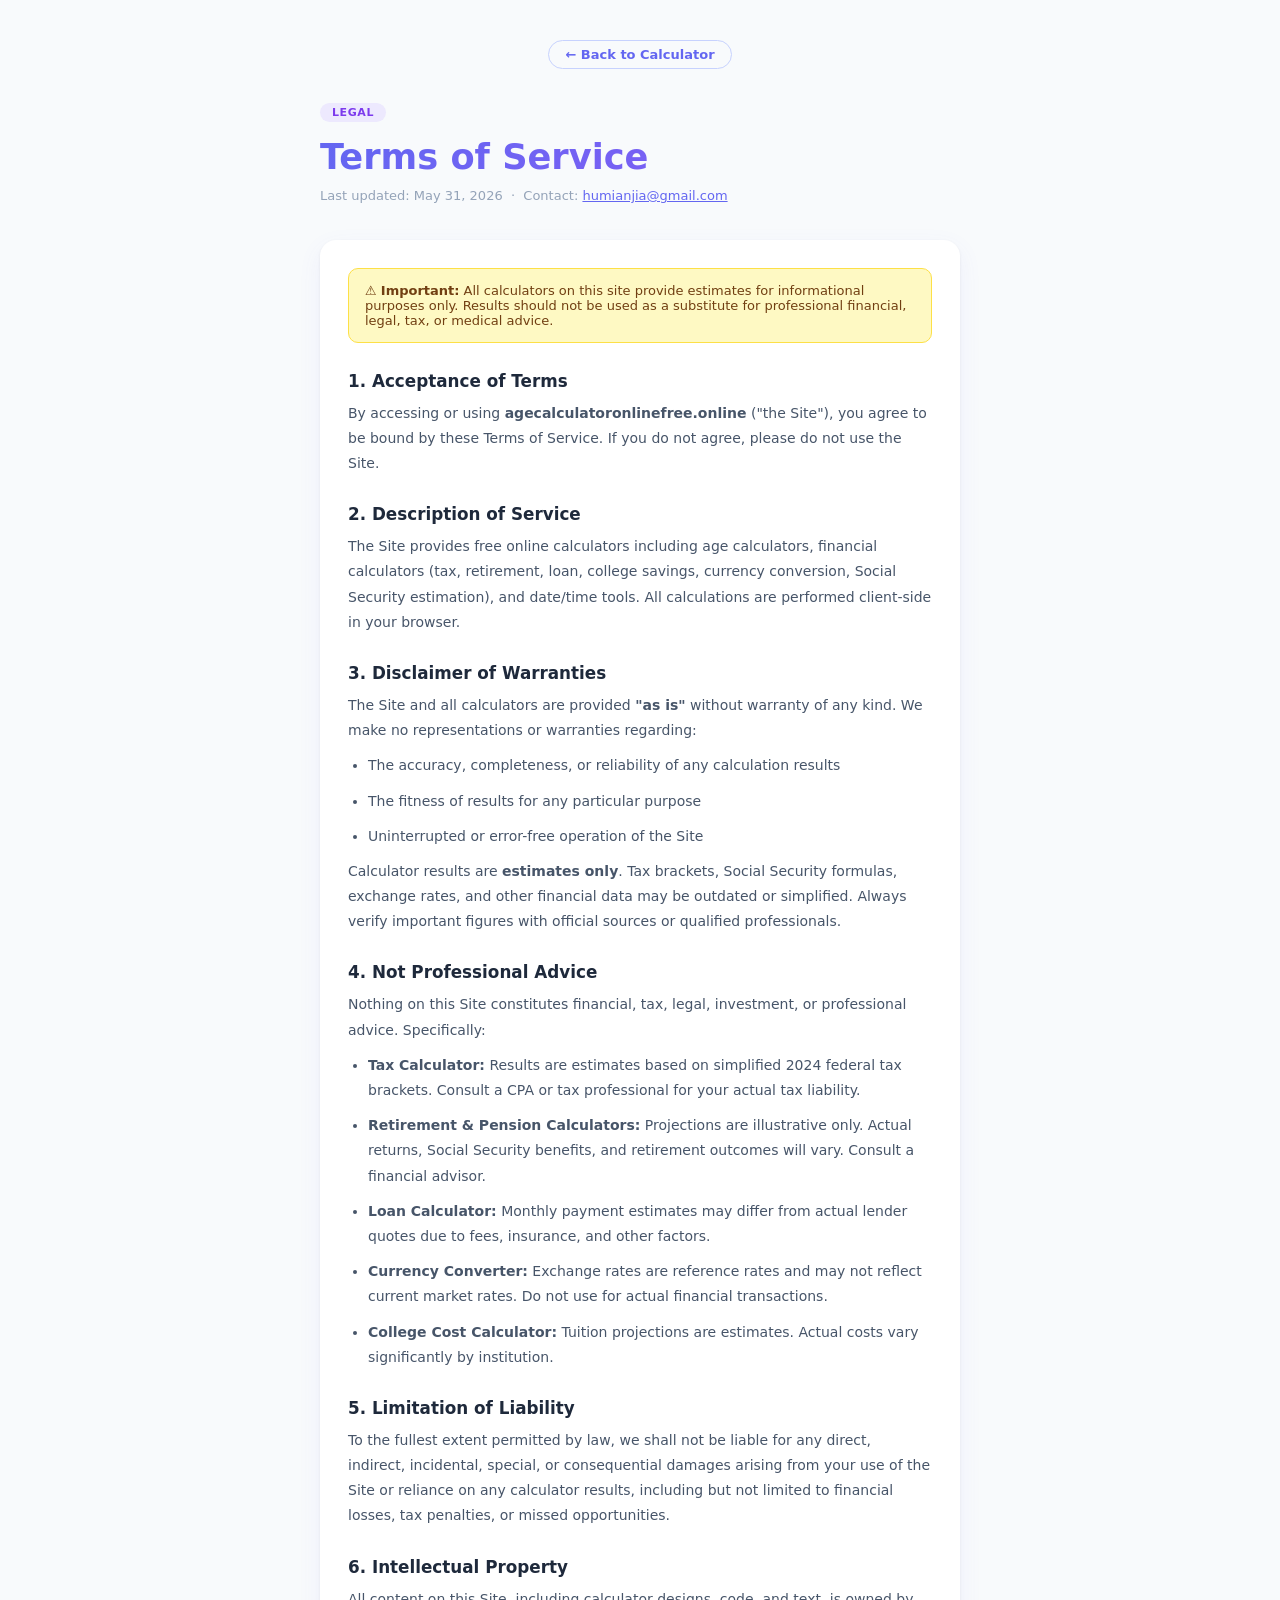
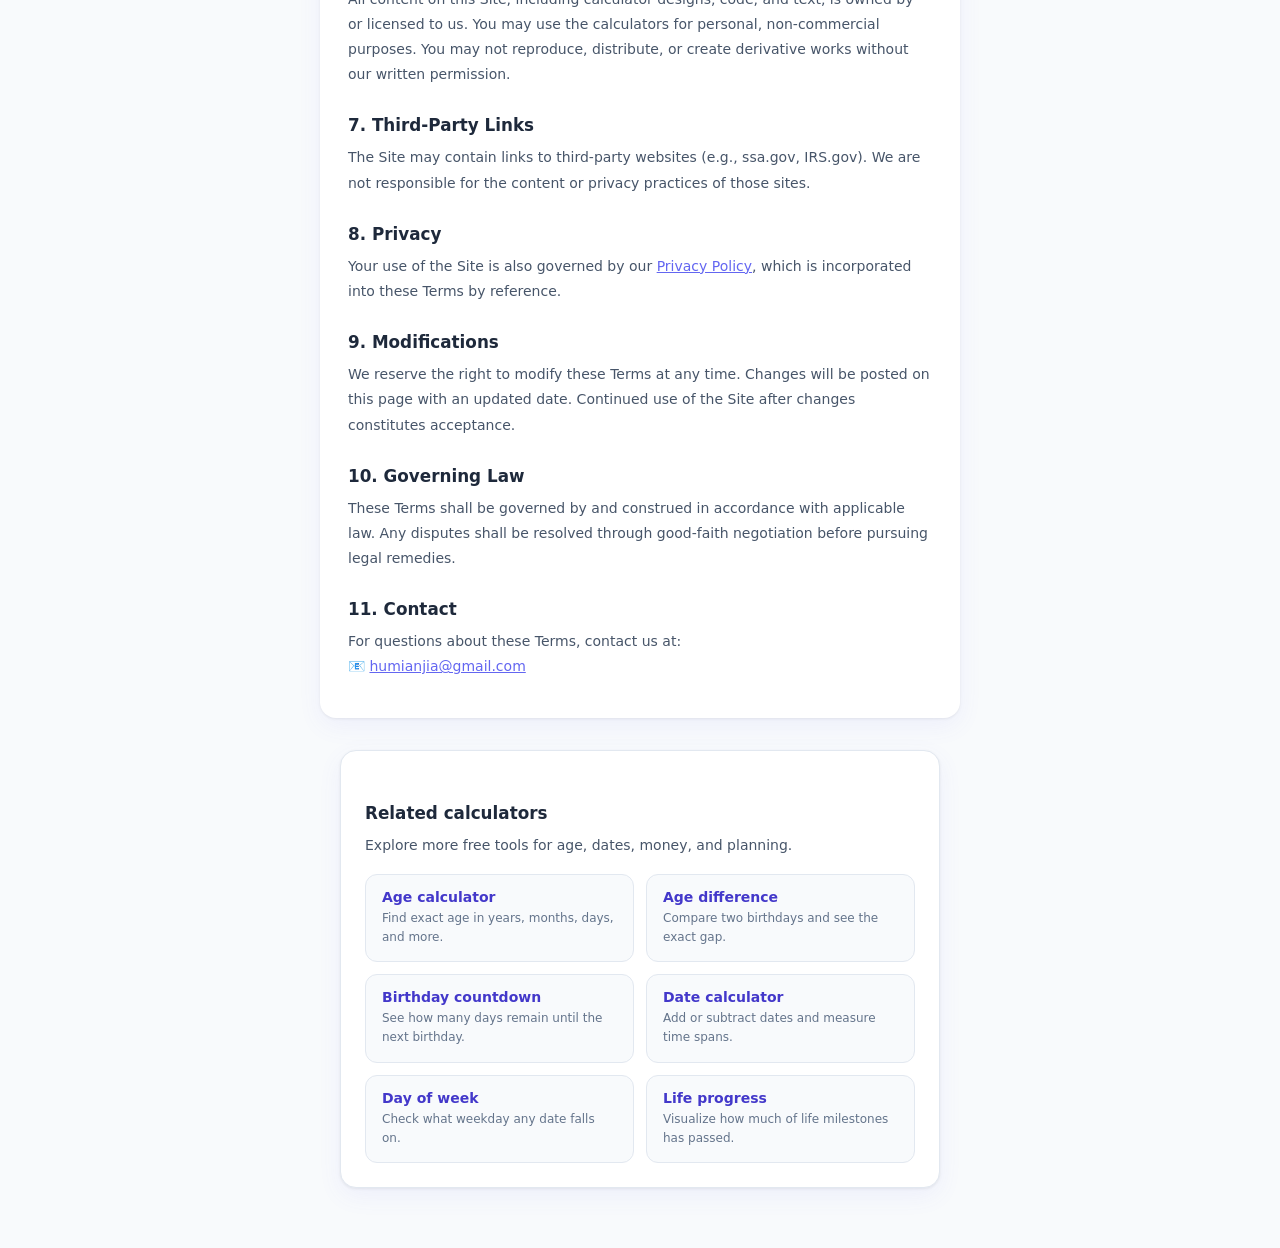
<file: terms-of-service.html>
<!DOCTYPE html>
<html lang="en">
<head>
  <meta charset="UTF-8">
  <meta name="viewport" content="width=device-width, initial-scale=1.0">
  <title>Terms of Service – Age Calculator Online Free</title>
  <meta name="description" content="Terms of Service for agecalculatoronlinefree.online. Read our terms before using our free online calculators.">
  <link rel="icon" href="data:image/svg+xml,<svg xmlns=%22http://www.w3.org/2000/svg%22 viewBox=%220 0 100 100%22><text y=%22.9em%22 font-size=%2290%22>📋</text></svg>">
  <link rel="stylesheet" href="styles.css">
  <style>
    .legal { max-width: 680px; margin: 0 auto; padding: 40px 20px 60px; }
    .legal h1 { font-size: clamp(1.6rem,5vw,2.2rem); font-weight:800;
      background:linear-gradient(135deg,#6366f1,#8b5cf6);
      -webkit-background-clip:text;-webkit-text-fill-color:transparent;background-clip:text;
      margin-bottom:6px; }
    .legal .meta { font-size:13px; color:#94a3b8; margin-bottom:32px; }
    .legal h2 { font-size:1.05rem; font-weight:700; color:#1e293b; margin:28px 0 10px; }
    .legal p, .legal li { font-size:14px; color:#475569; line-height:1.8; margin-bottom:10px; }
    .legal ul { padding-left:20px; }
    .legal a { color:#6366f1; }
    .legal .card { background:#fff; border-radius:16px; padding:28px;
      box-shadow:0 1px 3px rgba(0,0,0,.07),0 8px 24px rgba(99,102,241,.07); }
    .disclaimer { background:#fef9c3; border:1px solid #fde047; border-radius:10px;
      padding:14px 16px; font-size:13px; color:#713f12; margin-bottom:20px; }
  </style>
</head>
<body>
<div class="legal">
  <nav class="nav" style="margin-bottom:32px">
    <a href="index.html">← Back to Calculator</a>
  </nav>

  <div class="badge">Legal</div>
  <h1>Terms of Service</h1>
  <p class="meta">Last updated: May 31, 2026 &nbsp;·&nbsp; Contact: <a href="mailto:humianjia@gmail.com">humianjia@gmail.com</a></p>

  <div class="card">

    <div class="disclaimer">
      ⚠️ <strong>Important:</strong> All calculators on this site provide estimates for informational purposes only. Results should not be used as a substitute for professional financial, legal, tax, or medical advice.
    </div>

    <h2>1. Acceptance of Terms</h2>
    <p>By accessing or using <strong>agecalculatoronlinefree.online</strong> ("the Site"), you agree to be bound by these Terms of Service. If you do not agree, please do not use the Site.</p>

    <h2>2. Description of Service</h2>
    <p>The Site provides free online calculators including age calculators, financial calculators (tax, retirement, loan, college savings, currency conversion, Social Security estimation), and date/time tools. All calculations are performed client-side in your browser.</p>

    <h2>3. Disclaimer of Warranties</h2>
    <p>The Site and all calculators are provided <strong>"as is"</strong> without warranty of any kind. We make no representations or warranties regarding:</p>
    <ul>
      <li>The accuracy, completeness, or reliability of any calculation results</li>
      <li>The fitness of results for any particular purpose</li>
      <li>Uninterrupted or error-free operation of the Site</li>
    </ul>
    <p>Calculator results are <strong>estimates only</strong>. Tax brackets, Social Security formulas, exchange rates, and other financial data may be outdated or simplified. Always verify important figures with official sources or qualified professionals.</p>

    <h2>4. Not Professional Advice</h2>
    <p>Nothing on this Site constitutes financial, tax, legal, investment, or professional advice. Specifically:</p>
    <ul>
      <li><strong>Tax Calculator:</strong> Results are estimates based on simplified 2024 federal tax brackets. Consult a CPA or tax professional for your actual tax liability.</li>
      <li><strong>Retirement & Pension Calculators:</strong> Projections are illustrative only. Actual returns, Social Security benefits, and retirement outcomes will vary. Consult a financial advisor.</li>
      <li><strong>Loan Calculator:</strong> Monthly payment estimates may differ from actual lender quotes due to fees, insurance, and other factors.</li>
      <li><strong>Currency Converter:</strong> Exchange rates are reference rates and may not reflect current market rates. Do not use for actual financial transactions.</li>
      <li><strong>College Cost Calculator:</strong> Tuition projections are estimates. Actual costs vary significantly by institution.</li>
    </ul>

    <h2>5. Limitation of Liability</h2>
    <p>To the fullest extent permitted by law, we shall not be liable for any direct, indirect, incidental, special, or consequential damages arising from your use of the Site or reliance on any calculator results, including but not limited to financial losses, tax penalties, or missed opportunities.</p>

    <h2>6. Intellectual Property</h2>
    <p>All content on this Site, including calculator designs, code, and text, is owned by or licensed to us. You may use the calculators for personal, non-commercial purposes. You may not reproduce, distribute, or create derivative works without our written permission.</p>

    <h2>7. Third-Party Links</h2>
    <p>The Site may contain links to third-party websites (e.g., ssa.gov, IRS.gov). We are not responsible for the content or privacy practices of those sites.</p>

    <h2>8. Privacy</h2>
    <p>Your use of the Site is also governed by our <a href="privacy-policy.html">Privacy Policy</a>, which is incorporated into these Terms by reference.</p>

    <h2>9. Modifications</h2>
    <p>We reserve the right to modify these Terms at any time. Changes will be posted on this page with an updated date. Continued use of the Site after changes constitutes acceptance.</p>

    <h2>10. Governing Law</h2>
    <p>These Terms shall be governed by and construed in accordance with applicable law. Any disputes shall be resolved through good-faith negotiation before pursuing legal remedies.</p>

    <h2>11. Contact</h2>
    <p>For questions about these Terms, contact us at:<br>
    📧 <a href="mailto:humianjia@gmail.com">humianjia@gmail.com</a></p>

  </div>
</div>
<script src="related-calculators.js"></script>
</body>
</html>
</file>
<file: styles.css>
*, *::before, *::after { box-sizing: border-box; margin: 0; padding: 0; }

body {
  font-family: Inter, system-ui, sans-serif;
  background: #f8fafc;
  color: #1e293b;
  min-height: 100vh;
}

.page {
  max-width: 680px;
  margin: 0 auto;
  padding: 40px 20px 60px;
}

/* ── Nav ── */
.nav {
  display: flex;
  justify-content: center;
  gap: 10px;
  flex-wrap: wrap;
  margin-bottom: 32px;
}
.nav a {
  font-size: 13px;
  font-weight: 600;
  color: #6366f1;
  text-decoration: none;
  padding: 6px 16px;
  border: 1.5px solid #c7d2fe;
  border-radius: 20px;
  transition: background .2s;
}
.nav a:hover { background: #ede9fe; }
.nav a.active {
  background: linear-gradient(135deg, #6366f1, #8b5cf6);
  color: #fff;
  border-color: transparent;
}

/* ── Header ── */
.badge {
  display: inline-block;
  background: #ede9fe;
  color: #7c3aed;
  font-size: 11px;
  font-weight: 700;
  padding: 3px 12px;
  border-radius: 20px;
  margin-bottom: 14px;
  letter-spacing: .6px;
  text-transform: uppercase;
}

h1 {
  font-size: clamp(1.7rem, 5vw, 2.5rem);
  font-weight: 800;
  background: linear-gradient(135deg, #6366f1, #8b5cf6);
  -webkit-background-clip: text;
  -webkit-text-fill-color: transparent;
  background-clip: text;
  line-height: 1.2;
  margin-bottom: 10px;
}

.subtitle {
  font-size: 1rem;
  color: #64748b;
  margin-bottom: 6px;
}

.trust {
  font-size: 12px;
  color: #94a3b8;
  margin-bottom: 32px;
}

/* ── Card ── */
.card {
  background: #fff;
  border-radius: 16px;
  padding: 28px;
  box-shadow: 0 1px 3px rgba(0,0,0,.07), 0 8px 24px rgba(99,102,241,.07);
  margin-bottom: 20px;
}

/* ── Form ── */
.field { margin-bottom: 20px; }

label {
  display: block;
  font-size: 14px;
  font-weight: 600;
  color: #374151;
  margin-bottom: 8px;
}

input[type="date"] {
  width: 100%;
  padding: 12px 16px;
  border: 2px solid #e2e8f0;
  border-radius: 10px;
  font-size: 16px;
  color: #1e293b;
  background: #f8fafc;
  transition: border-color .2s;
  outline: none;
  cursor: pointer;
}
input[type="date"]:focus { border-color: #6366f1; background: #fff; }

.two-col {
  display: grid;
  grid-template-columns: 1fr 1fr;
  gap: 16px;
}
@media (max-width: 520px) { .two-col { grid-template-columns: 1fr; } }

/* ── Button ── */
.btn {
  width: 100%;
  padding: 14px;
  background: linear-gradient(135deg, #6366f1, #8b5cf6);
  color: #fff;
  font-size: 16px;
  font-weight: 700;
  border: none;
  border-radius: 10px;
  cursor: pointer;
  transition: box-shadow .2s, transform .1s;
  letter-spacing: .2px;
}
.btn:hover { box-shadow: 0 6px 20px rgba(99,102,241,.45); transform: translateY(-1px); }
.btn:active { transform: translateY(0); box-shadow: none; }

.hint {
  text-align: center;
  font-size: 12px;
  color: #94a3b8;
  margin-top: 10px;
}

/* ── Result (fade-in) ── */
.result {
  display: none;
}
.result.show {
  display: block;
  animation: fadeUp .35s ease both;
}
@keyframes fadeUp {
  from { opacity: 0; transform: translateY(10px); }
  to   { opacity: 1; transform: translateY(0); }
}

/* ── Age Calculator result ── */
.result-main {
  font-size: clamp(1.15rem, 4vw, 1.55rem);
  font-weight: 800;
  color: #4f46e5;
  margin-bottom: 20px;
  padding-bottom: 18px;
  border-bottom: 2px solid #ede9fe;
  line-height: 1.3;
}

.stats {
  display: grid;
  grid-template-columns: 1fr 1fr;
  gap: 12px;
  margin-bottom: 20px;
}

.stat {
  background: #f5f3ff;
  border-radius: 10px;
  padding: 14px 16px;
  border-left: 3px solid #8b5cf6;
}
.stat-val {
  font-size: 1.15rem;
  font-weight: 700;
  color: #4f46e5;
  line-height: 1;
  margin-bottom: 4px;
}
.stat-lbl {
  font-size: 12px;
  color: #64748b;
}

.extra {
  font-size: 14px;
  color: #475569;
  line-height: 2;
}
.extra strong { color: #4f46e5; font-weight: 700; }

/* ── Age Difference result ── */
.diff-main {
  font-size: clamp(1.1rem, 4vw, 1.45rem);
  font-weight: 800;
  color: #4f46e5;
  margin-bottom: 16px;
  padding-bottom: 16px;
  border-bottom: 2px solid #ede9fe;
}

.diff-notes {
  font-size: 14px;
  color: #475569;
  line-height: 2;
  margin-bottom: 16px;
}
.diff-notes strong { color: #4f46e5; font-weight: 700; }

.verdict {
  background: #f0fdf4;
  border: 1px solid #bbf7d0;
  border-radius: 10px;
  padding: 12px 16px;
  font-size: 14px;
  font-weight: 600;
  color: #166534;
  margin-bottom: 16px;
}

/* ── Share button ── */
.btn-share {
  width: 100%;
  padding: 12px;
  background: #fff;
  color: #6366f1;
  font-size: 14px;
  font-weight: 700;
  border: 2px solid #6366f1;
  border-radius: 10px;
  cursor: pointer;
  transition: background .2s, color .2s;
}
.btn-share:hover { background: #6366f1; color: #fff; }

/* ── SEO footer ── */
.seo {
  margin-top: 40px;
  padding-top: 24px;
  border-top: 1px solid #e2e8f0;
  font-size: 13px;
  color: #64748b;
  line-height: 1.75;
}
.seo h2 {
  font-size: 15px;
  font-weight: 700;
  color: #374151;
  margin-bottom: 8px;
  background: none;
  -webkit-text-fill-color: #374151;
}

/* Related calculators */
.related-calculators {
  max-width: 680px;
  margin: 32px auto 0;
  padding: 0 20px;
}

.related-calculators-card {
  background: #fff;
  border: 1px solid #e2e8f0;
  border-radius: 16px;
  padding: 24px;
  box-shadow: 0 1px 3px rgba(0,0,0,.07), 0 8px 24px rgba(99,102,241,.07);
}

.related-calculators h2 {
  font-size: 1.1rem;
  font-weight: 800;
  color: #1e293b;
  margin-bottom: 8px;
  background: none;
  -webkit-text-fill-color: currentColor;
}

.related-calculators p {
  font-size: 14px;
  color: #64748b;
  line-height: 1.8;
}

.related-grid {
  display: grid;
  grid-template-columns: repeat(2, minmax(0, 1fr));
  gap: 12px;
  margin-top: 16px;
}

.related-item {
  display: block;
  padding: 14px 16px;
  border: 1px solid #e2e8f0;
  border-radius: 12px;
  text-decoration: none;
  background: #f8fafc;
  transition: transform .15s ease, border-color .2s ease, box-shadow .2s ease, background .2s ease;
}

.related-item:hover {
  transform: translateY(-1px);
  border-color: #c7d2fe;
  background: #fff;
  box-shadow: 0 12px 24px rgba(99,102,241,.08);
}

.related-item strong {
  display: block;
  font-size: 14px;
  font-weight: 700;
  color: #4338ca;
  margin-bottom: 4px;
}

.related-item span {
  display: block;
  font-size: 12px;
  color: #64748b;
  line-height: 1.6;
}

@media (max-width: 520px) {
  .related-grid { grid-template-columns: 1fr; }
}
</file>
